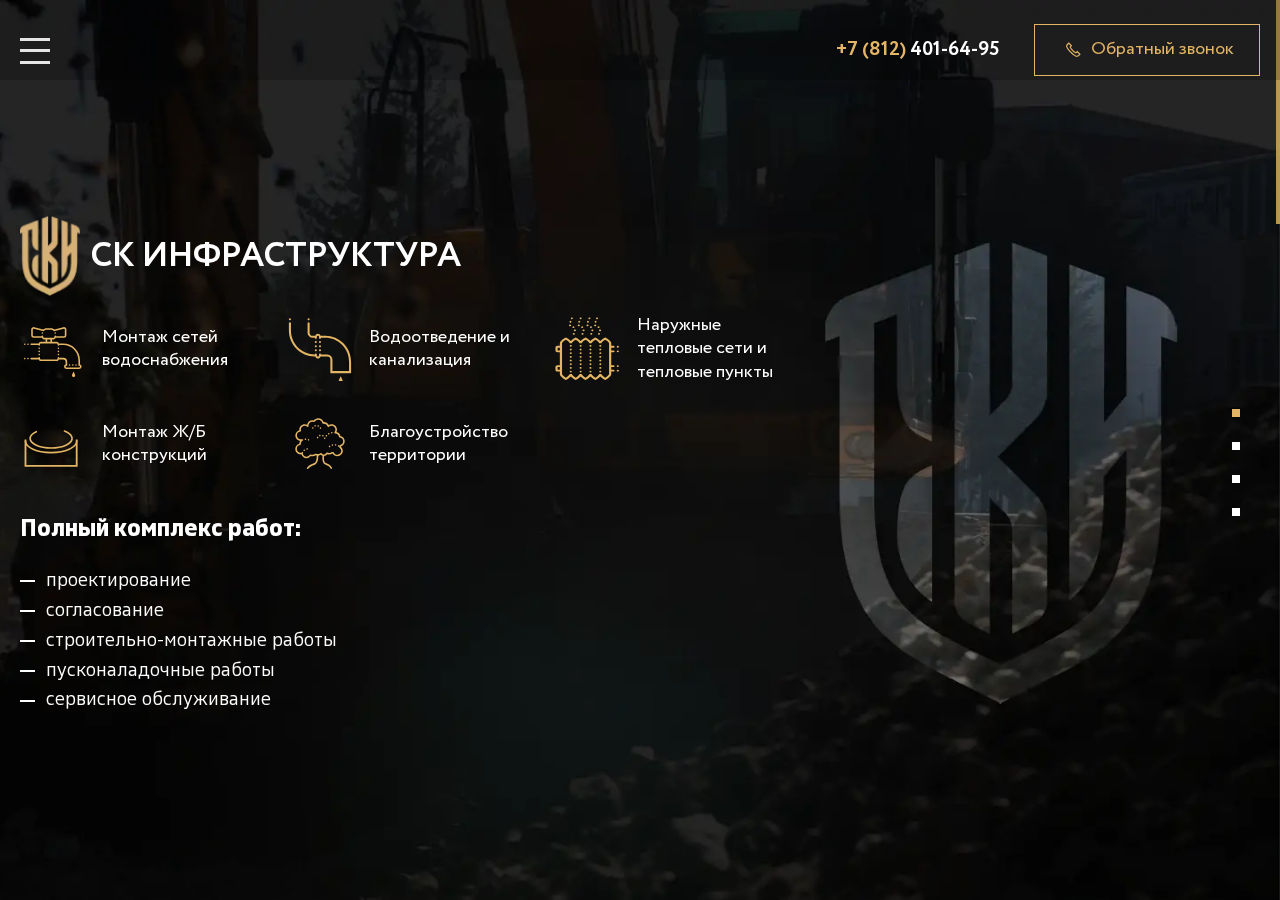
<file: index.html>
<!DOCTYPE html><html lang="ru">	<head>	<title>СК Инфраструктура</title>	<meta charset="UTF-8">	<meta name="format-detection" content="telephone=no">	<link rel="stylesheet" href="css/style.min.css">	<link rel="shortcut icon" href="favicon.ico" type="image/x-icon">	<!-- <meta name="robots" content="noindex, nofollow"> -->	<!-- <meta name="viewport" content="width=device-width, initial-scale=1.0, maximum-scale=1.0, user-scalable=0"> -->	<meta name="viewport" content="width=device-width, initial-scale=1.0"></head>	<body>		<div class="wrapper">			<header class="header">	<div class="header__content _container">		<nav class="header__menu menu">			<div class="menu__icon icon-menu">				<span></span>				<span></span>				<span></span>			</div>			<div class="menu__body">				<div class="menu__content">					<a href="tel:+7 (812) 401-64-95" class="menu__phone">						<span>+7 (812)</span> 401-64-95					</a>					<a href="#callback" class="menu__call _icon-phone _popup-link">						<span class="menu__call_text">Обратный звонок</span>					</a>				</div>			</div>			<div class="menu__body-list">				<ul class="menu__list">					<li><a href="index.html" class="menu__link">Главная</a></li>					<li>						<a href="#" class="menu__link">Компания</a>						<ul class="menu__sub-list">							<li><a class="menu__sub-link" href="vacancies.html">Вакансии</a></li>						</ul>					</li>					<li>						<a href="services.html" class="menu__link">Услуги</a>						<ul class="menu__sub-list">							<li><a  class="menu__sub-link" href="#">Сети водоснабжения</a></li>							<li><a  class="menu__sub-link" href="#">Водоотведение и канализация</a></li>							<li><a  class="menu__sub-link" href="#">Наружные тепловые сети</a></li>							<li><a  class="menu__sub-link" href="#">Монтаж Ж/Б конструкций</a></li>							<li><a  class="menu__sub-link" href="#">Благоустройство территории</a></li>						</ul>					</li>					<li><a href="projects.html" class="menu__link">Проекты</a></li>					<li><a href="contact.html" class="menu__link">Контакты</a></li>					<li><a href="#" class="menu__link">Политика конфидециальности</a></li>				</ul>			</div>		</nav>	</div></header>			<!-- ! Подключаем через .page  в JS -->			<main class="page">				<!-- ! Оболочка экранов -->				<div class="page__wrapper">					<!-- !Создаем экраны -->					<section class="page__screen screen">						<!-- ! Создаем контент экранов -->						<div class="screen__content screen__infrastructure infrastructure">							<div class="infrastructure__container _container">								<div class="infrastructure__body">									<div class="infrastructure__header">										<div class="infrastructure__logo ">											<picture><source srcset="img/main-page/SK_logo.webp" type="image/webp"><img src="img/main-page/SK_logo.png" alt="SK infrastructure"></picture>										</div>										<h1 class="infrastructure__title">СК ИНФРАСТРУКТУРА</р>									</div>									<div class="infrastructure__jobs jobs-card">										<div class="jobs-card__item">											<div class="jobs-card__icon">												<picture><source srcset="img/main-page/cards/01.svg" type="image/webp"><img src="img/main-page/cards/01.svg" alt="crane"></picture>											</div>											<div class="jobs-card__text">Монтаж сетей водоснабжения</div>										</div>										<div class="jobs-card__item">											<div class="jobs-card__icon _ibg">												<picture><source srcset="img/main-page/cards/02.svg" type="image/webp"><img src="img/main-page/cards/02.svg" alt="trumpet"></picture>											</div>											<div class="jobs-card__text">Водоотведение и канализация</div>										</div>										<div class="jobs-card__item">											<div class="jobs-card__icon">												<picture><source srcset="img/main-page/cards/03.svg" type="image/webp"><img src="img/main-page/cards/03.svg" alt="battery"></picture>											</div>											<div class="jobs-card__text">Наружные тепловые сети и тепловые пункты</div>										</div>										<div class="jobs-card__item">											<div class="jobs-card__icon">												<picture><source srcset="img/main-page/cards/04.svg" type="image/webp"><img src="img/main-page/cards/04.svg" alt="pit"></picture>											</div>											<div class="jobs-card__text">Монтаж Ж/Б конструкций</div>										</div>										<div class="jobs-card__item">											<div class="jobs-card__icon">												<picture><source srcset="img/main-page/cards/05.svg" type="image/webp"><img src="img/main-page/cards/05.svg" alt="wood"></picture>											</div>											<div class="jobs-card__text">Благоустройство территории</div>										</div>																			</div>									<div class="infrastructure__work">										<h3 class="infrastructure__list-title">Полный комплекс работ:</h3>										<ul class="infrastructure__list">											<div class="infrastructure__tag">проектирование</div>											<div class="infrastructure__tag">согласование</div>											<div class="infrastructure__tag">строительно-монтажные работы</div>											<div class="infrastructure__tag">пусконаладочные работы</div>											<div class="infrastructure__tag">сервисное обслуживание</div>										</ul>									</div>								</div>							</div> 						</div>						<!-- ! Оболочка для изображения -->						<div class="screen__body">							<!-- ! Добавляем парралакс -->							<div class="screen__image" data-swiper-parallax="33%" data-swiper-parallax-scale="1.1">								<picture><source srcset="img/main-page/hero_BG.webp" type="image/webp"><img src="img/main-page/hero_BG.png" alt="hero"></picture>							</div>						</div>					</section>					<section class="page__screen screen">						<!-- ! Создаем контент экранов -->						<div class=" screen__principles principles">							<div class="principles__container _container">								<div class="principles__body">									<div class="principles__our-principles our-principles">										<h2 class="our-principles__title _title">Наши принципы</h2>										<div class="our-principles__card card-principles">											<div class="card-principles__item">												<div class="card-principles__logo">													<picture><source srcset="img/our-principles/01.svg" type="image/webp"><img src="img/our-principles/01.svg" alt="Medal"></picture>												</div>												<div class="card-principles__content">													<div class="card-principles__title">Качество</div>													<ul class="card-principles__tags">														<li class="card-principles__tag">- Используем лучшие материалы и комплектующие</li>														<li class="card-principles__tag">- Обладаем собственным парком техники</li>													</ul>												</div>											</div>											<div class="card-principles__item">												<div class="card-principles__logo">													<picture><source srcset="img/our-principles/02.svg" type="image/webp"><img src="img/our-principles/02.svg" alt="Head"></picture>												</div>												<div class="card-principles__content">													<div class="card-principles__title">Профессионализм, эффективность, развитие</div>													<ul class="card-principles__tags">														<li class="card-principles__tag">- Работаем с 2015 года</li>														<li class="card-principles__tag">- ТОПовые специалисты</li>													</ul>												</div>											</div>																						<div class="card-principles__item">												<div class="card-principles__logo">													<picture><source srcset="img/our-principles/03.svg" type="image/webp"><img src="img/our-principles/03.svg" alt="Hands"></picture>												</div>												<div class="card-principles__content">													<div class="card-principles__title">Предсказуемость и надежность</div>													<ul class="card-principles__tags">														<li class="card-principles__tag">- Нацеленность на результат</li>														<li class="card-principles__tag">- Партнерские отношения</li>													</ul>												</div>											</div>										</div>										<a href="contact.html" class="our-principles__button btn">Подробнее о компании</a>									</div>										<!-- ! Слайдер -->									<div class="principles__slider slider-principle">																				<!-- ! 1) Подключаем тех класс  _swiper - для создания слайдера (оболочки)-->										<div class="slider-principle__body _swiper">											<!-- ! Слайд -->											<div class="slider-principle__slide">												<!-- ! Картинка слайдера -->												<div class="slider-principle__img _ibg">													<picture><source srcset="img/our-principles/machinery01.webp" type="image/webp"><img src="img/our-principles/machinery01.png" alt="Excavator"></picture>												</div>																							</div>											<div class="slider-principle__slide">												<!-- ! Картинка слайдера -->												<div class="slider-principle__img _ibg">													<picture><source srcset="img/our-principles/machinery01.webp" type="image/webp"><img src="img/our-principles/machinery01.png" alt="Excavator"></picture>												</div>																							</div>											<div class="slider-principle__slide">												<!-- ! Картинка слайдера -->												<div class="slider-principle__img _ibg">													<picture><source srcset="img/our-principles/machinery01.webp" type="image/webp"><img src="img/our-principles/machinery01.png" alt="Excavator"></picture>												</div>																							</div>										</div>										<!-- ! Контентный блок слайдера -->										<a href="#" class="slider-principle__content">											<div class="slider-principle__title">Наш парк техники</div>											<div class="slider-principle__text">Колесные экскаваторы JCB</div>											<!-- ! Элементы управения (Стрелки буллеты)-->											<div class="slider-principle__controls controls-slider-principle">												<!-- !Точки -->												<div class="controls-slider-principle__dotts"></div>												<!-- ! Стрелки -->												<div class="controls-slider-principle__arrows slider-arrows">													<!-- ! Сами кнопки стрелок лев прав -->													<button type="button" class="slider-arrow slider-arrow_prev _icon-arrow_lef"></button>													<button type="button" class="slider-arrow slider-arrow_next _icon-arrow_rig"></button>												</div>											</div>																							</a>																			</div>								</div>							</div>						</div>																	</section>					<section class="page__screen screen">						<!-- ! Создаем контент экранов -->						<div class=" screen__our-client our-client">							<div class="our-client__container _container">								<div class="our-client__body">									<div class="our-client__header">										<div class="our-client__title _title">Наши клиенты и проекты</div>										<a href="projects.html" data-da=".our-client__body, 991.88" class="our-client__button btn-orange">Все проекты</a>									</div>									<div class="our-client__card-client card-client">										<article class="card-client__item">											<a class="card-client__img _ibg">												<picture><source srcset="img/our-clients/01.webp" type="image/webp"><img src="img/our-clients/01.png" alt="building-picture"></picture>											</a>											<div class="card-client__logo">												<picture><source srcset="img/our-clients/logo/01.webp" type="image/webp"><img src="img/our-clients/logo/01.png" alt="brand"></picture>											</div>											<div href="#" class="card-client__body">												<a href="#" class="card-client__content">													<div class="card-client__content_logo">														<picture><source srcset="img/our-clients/logo/01.webp" type="image/webp"><img src="img/our-clients/logo/01.png" alt="brand"></picture>													</div>													<div class="card-client__title">														Работы по монтажу прифундаментного дренажа													</div>													<div class="card-client__adress">по адресу: ЛО, Всеволожский р-н, «Ручьи»</div>												</a>												<a href="#" class="card-client__more">Подробней</a>											</div>										</article>										<article class="card-client__item">											<a class="card-client__img _ibg">												<picture><source srcset="img/our-clients/02.webp" type="image/webp"><img src="img/our-clients/02.png" alt="building-picture"></picture>											</a>											<div class="card-client__logo">												<picture><source srcset="img/our-clients/logo/02.webp" type="image/webp"><img src="img/our-clients/logo/02.png" alt="brand"></picture>											</div>											<div href="#" class="card-client__body">												<a href="#" class="card-client__content">													<div class="card-client__content_logo">														<picture><source srcset="img/our-clients/logo/02.webp" type="image/webp"><img src="img/our-clients/logo/02.png" alt="brand"></picture>													</div>													<div class="card-client__title">														Работы по монтажу прифундаментного дренажа													</div>													<div class="card-client__adress">по адресу: ЛО, Всеволожский р-н, «Ручьи»</div>												</a>												<a href="#" class="card-client__more">Подробней</a>											</div>										</article>										<article class="card-client__item">											<a class="card-client__img _ibg">												<picture><source srcset="img/our-clients/03.webp" type="image/webp"><img src="img/our-clients/03.png" alt="building-picture"></picture>											</a>											<div class="card-client__logo">												<picture><source srcset="img/our-clients/logo/03.webp" type="image/webp"><img src="img/our-clients/logo/03.png" alt="brand"></picture>											</div>											<div href="#" class="card-client__body">												<a href="#" class="card-client__content">													<div class="card-client__content_logo">														<picture><source srcset="img/our-clients/logo/03.webp" type="image/webp"><img src="img/our-clients/logo/03.png" alt="brand"></picture>													</div>													<div class="card-client__title">														Работы по монтажу прифундаментного дренажа													</div>													<div class="card-client__adress">по адресу: ЛО, Всеволожский р-н, «Ручьи»</div>												</a>												<a href="#" class="card-client__more">Подробней</a>											</div>										</article>										<article class="card-client__item">											<a class="card-client__img _ibg">												<picture><source srcset="img/our-clients/04.webp" type="image/webp"><img src="img/our-clients/04.png" alt="building-picture"></picture>											</a>											<div class="card-client__logo">												<picture><source srcset="img/our-clients/logo/03.webp" type="image/webp"><img src="img/our-clients/logo/03.png" alt="brand"></picture>											</div>											<div href="#" class="card-client__body">												<a href="#" class="card-client__content">													<div class="card-client__content_logo">														<picture><source srcset="img/our-clients/logo/03.webp" type="image/webp"><img src="img/our-clients/logo/03.png" alt="brand"></picture>													</div>													<div class="card-client__title">														Работы по монтажу прифундаментного дренажа													</div>													<div class="card-client__adress">по адресу: ЛО, Всеволожский р-н, «Ручьи»</div>												</a>												<a href="#" class="card-client__more">Подробней</a>											</div>										</article>										<article class="card-client__item">											<a class="card-client__img _ibg">												<picture><source srcset="img/our-clients/05.webp" type="image/webp"><img src="img/our-clients/05.png" alt="building-picture"></picture>											</a>											<div class="card-client__logo">												<picture><source srcset="img/our-clients/logo/04.webp" type="image/webp"><img src="img/our-clients/logo/04.png" alt="brand"></picture>											</div>											<div href="#" class="card-client__body">												<a href="#" class="card-client__content">													<div class="card-client__content_logo">														<picture><source srcset="img/our-clients/logo/04.webp" type="image/webp"><img src="img/our-clients/logo/04.png" alt="brand"></picture>													</div>													<div class="card-client__title">														Работы по монтажу прифундаментного дренажа													</div>													<div class="card-client__adress">по адресу: ЛО, Всеволожский р-н, «Ручьи»</div>												</a>												<a href="#" class="card-client__more">Подробней</a>											</div>										</article>										<article class="card-client__item">											<a class="card-client__img _ibg">												<picture><source srcset="img/our-clients/06.webp" type="image/webp"><img src="img/our-clients/06.png" alt="building-picture"></picture>											</a>											<div class="card-client__logo">												<picture><source srcset="img/our-clients/logo/01.webp" type="image/webp"><img src="img/our-clients/logo/01.png" alt="brand"></picture>											</div>											<div href="#" class="card-client__body">												<a href="#" class="card-client__content">													<div class="card-client__content_logo">														<picture><source srcset="img/our-clients/logo/01.webp" type="image/webp"><img src="img/our-clients/logo/01.png" alt="brand"></picture>													</div>													<div class="card-client__title">														Работы по монтажу прифундаментного дренажа													</div>													<div class="card-client__adress">по адресу: ЛО, Всеволожский р-н, «Ручьи» </div>												</a>												<a href="#" class="card-client__more">Подробней</a>											</div>										</article>									</div>								</div>							</div>						</div>					</section>						<footer class="page__screen screen">		<!-- ! Создаем контент экранов -->		<section class="screen__footer footer">			<div class="footer__container _container">				<div class="footer__body">					<h2 class="footer__title _title">Работаем по всей России</h2>					<div class="footer__contact contact-footer">						<div class="contact-footer__title">Офис в Санкт-Петербурге:</div>						<a href="tel:+7 (812) 438-26-35" class="contact-footer__phone _icon-phone"><span>+7 (812) 438-26-35</span></a>						<a href="mailto:info@skinfra.ru" class="contact-footer__email _icon-download _icon-msg"><span>info@skinfra.ru</span></a>						<div class="contact-footer__location _icon-label">							195197, Санкт-Петербург, Кондратьевский пр., д. 15, к. 2, л. З, офис 204 БЦ "Фернан Леже"							</div>					</div>					<div class="footer__form form-footer">						<div class="form-footer__title">Свяжитесь с нами</div>						<div class="form-footer__sub-title">Задайте вопрос, пришлите коммерческое предложение или пригласите на тендер</div>						<form enctype="multipart/form-data" action="#" method="get" class="form-footer__body">							<div class="form-footer__column">								<div class="form-footer__name">									<label for="name">Представьтесь, пожалуйста*</label>									<input autocomplete="off" id="name" type="text" name="form[]" data-value="Ваше имя" class="form-footer__inp-name input _req">								</div>								<div class="form-footer__phone">									<label for="phone">Ваш телефон</label>									<input autocomplete="off" id="phone" type="tel" name="form[]" data-value="+7 (___) ___-__-__" class="form-footer__inp-tel input _phone _req">								</div>							</div>							<div class="form-footer__column">								<div class="form-footer__file">									<label for="tfile" class="form-footer__label _icon-download ">Прикрепить файл</label>									<input autocomplete="off" id="tfile" type="file" name="form[]" >								</div>								<div class="form-footer__button">									<button type="submit" class="form__btn btn-orange">Перезвоните мне</button>								</div>								<div class="form-footer__checkbox">																			<input id="policy" type="checkbox" name="form[]" class="custom-checkbox _req">									<label for="policy" class="checkbox-label"></label>									<span class="checkbox__text"><span>Я соглашаюсь с <a class="checkbox__link" href="#">политикой конфиденциальности</a></span></span>								</div>							</div>						</form>					</div>					<div class="footer__background">						<picture><source srcset="img/footer/foot_map.webp" type="image/webp"><img src="img/footer/foot_map.png" alt="map"></picture>					</div>				</div>			</div>		</section>		<!-- ! Оболочка для изображения -->		<div class="screen__body">			<div class="screen__image" data-swiper-parallax="33%" data-swiper-parallax-scale="1.1">				<picture><source srcset="img/footer/footer_hero.webp" type="image/webp"><img src="img/footer/footer_hero.png" class="screen__image_desktop" alt="hero-footer"></picture>				<!-- <picture><source srcset="img/footer/mobile_hero.webp" type="image/webp"><img src="img/footer/mobile_hero.png" class="screen__image_mobile" alt="hero-mobile"></picture> -->			</div>		</div>	</footer>				</div>				<div class="page__pagination"></div>				<div class="page__scroll"></div>			</main>		</div>		<div class="popup popup_info-card">	<div class="popup__content">		<div class="popup__body">			<div class="popup__close"></div>			<div class="popup__items">				<div class="popup__item">					<div class="popup__title">Заказчик:</div>					<div class="popup__text">ООО Главстрой СПБ</div>				</div>			<div class="popup__item">				<div class="popup__title">Адрес объекта:</div>				<div class="popup__text">Район Юнтолово Квартал 1 этап 2 корпуса 1,2,3,4</div>			</div>			<div class="popup__item">				<div class="popup__title">Наименование работ:</div>				<div class="popup__text">Устройство прифундаментного дренажа</div>			</div>			<div class="popup__item">				<div class="popup__title">Объем выполненных работ:</div>				<div class="popup__text">582 м.п.</div>			</div>		</div>	</div></div></div><div class="popup popup_callback">	<div class="popup__content popup__content_callback">		<div class="popup__body popup__body_callback">			<div class="popup__close popup__close_callback"></div>			<div class="popup__callback callback">				<div class="callback__title">Заказать обратный звонок:</div>				<form enctype="multipart/form-data" action="#" method="get" class="callback__form form-callback">					<div class="form-callback__name">						<label for="name-call">Представьтесь, пожалуйста</label>						<input autocomplete="off" id="name-call" type="text" name="form[]"  data-value="Ваше имя" class="form-callback__name-inp input _req">					</div>					<div class="form-callback__phone">						<label for="phone-call">Ваш телефон</label>						<input autocomplete="off" id="phone-call" type="tel"  data-error="Ошибка" data-value="+7(___)-___-____" class="input form-callback__phone-inp _req _phone">					</div>					<div class="form-footer__checkbox form-footer__checkbox_callback">						<input id="policy-call" type="checkbox" name="form[]"  class="custom-checkbox _req">						<label for="policy-call" class="checkbox-label"></label>						<span class="checkbox__text"><span>Я соглашаюсь с <a class="checkbox__link" href="#">политикой конфиденциальности</a></span></span>					</div>					<div class="form-footer__button">						<button type="submit" class="form__btn btn-orange">Перезвоните мне</button>					</div>				</form>			</div>		</div>	</div></div>		<!--!Swiper --><script src="https://unpkg.com/swiper/swiper-bundle.min.js"></script><!-- <script src="https://unpkg.com/swiper@7/swiper-bundle.min.js"></script> --><script src="js/vendors.min.js"></script><script src="js/app.min.js"></script>	</body></html>
</file>
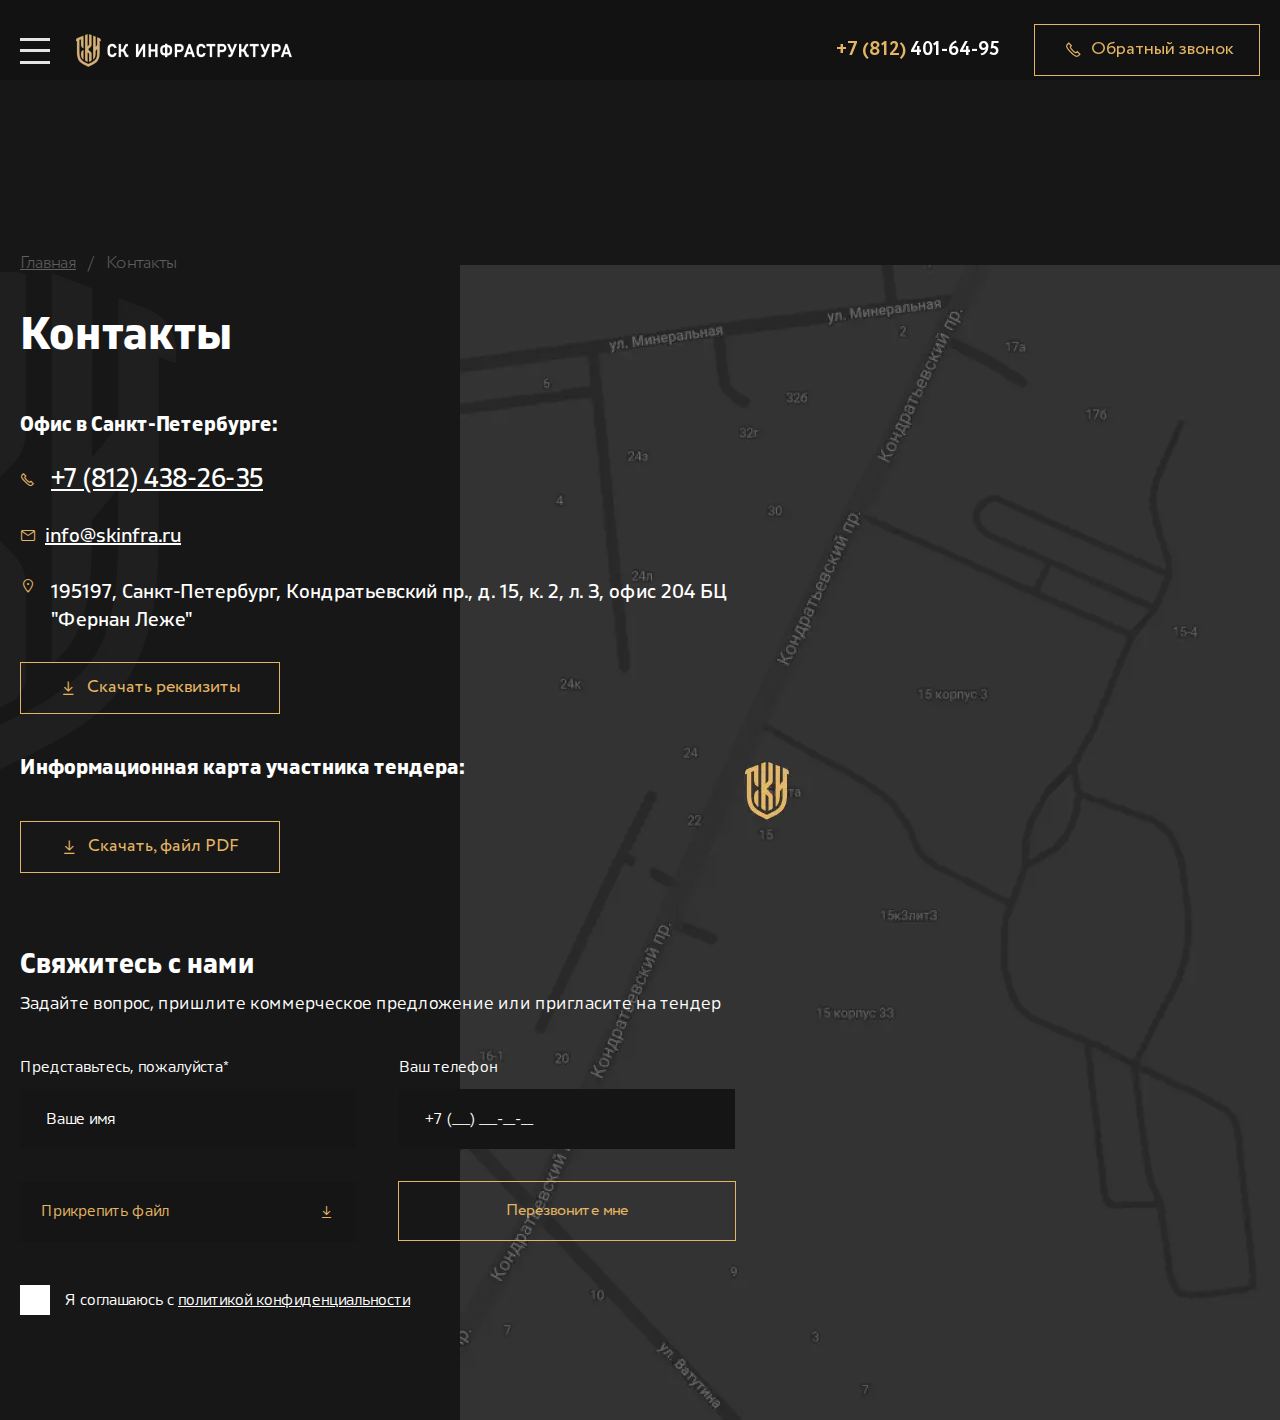
<file: contact.html>
<!DOCTYPE html><html lang="ru">	<head>	<title>СК Инфраструктура</title>	<meta charset="UTF-8">	<meta name="format-detection" content="telephone=no">	<link rel="stylesheet" href="css/style.min.css">	<link rel="shortcut icon" href="favicon.ico" type="image/x-icon">	<!-- <meta name="robots" content="noindex, nofollow"> -->	<!-- <meta name="viewport" content="width=device-width, initial-scale=1.0, maximum-scale=1.0, user-scalable=0"> -->	<meta name="viewport" content="width=device-width, initial-scale=1.0"></head>	<body>		<div class="wrapper">			<header class="header">				<div class="header__content _container">					<nav class="header__menu menu">												<div class="menu__icon icon-menu">							<span></span>							<span></span>							<span></span>						</div>						<div class="menu__logo">							<a href="index.html"><picture><source srcset="img/header/header_logo.webp" type="image/webp"><img src="img/header/header_logo.png" class="menu__logo_desktop" alt="logo"></picture></a>							<picture><source srcset="img/header/header_logo_mobile.webp" type="image/webp"><img src="img/header/header_logo_mobile.png" class="menu__logo_mobile" alt="logo_mobile"></picture>						</div>						<div class="menu__body">							<div class="menu__content">								<a href="tel:+7 (812) 401-64-95" class="menu__phone">									<span>+7 (812)</span> 401-64-95								</a>								<a href="#callback" class="menu__call _icon-phone _popup-link">									<span class="menu__call_text">Обратный звонок</span>								</a>							</div>						</div>						<div class="menu__body-list">							<ul class="menu__list">								<li><a href="index.html" class="menu__link">Главная</a></li>								<li>									<a href="#" class="menu__link">Компания</a>									<ul class="menu__sub-list">										<li><a class="menu__sub-link" href="vacancies.html">Вакансии</a></li>									</ul>								</li>								<li>									<a href="services.html" class="menu__link">Услуги</a>									<ul class="menu__sub-list">										<li><a  class="menu__sub-link" href="#">Сети водоснабжения</a></li>										<li><a  class="menu__sub-link" href="#">Водоотведение и канализация</a></li>										<li><a  class="menu__sub-link" href="#">Наружные тепловые сети</a></li>										<li><a  class="menu__sub-link" href="#">Монтаж Ж/Б конструкций</a></li>										<li><a  class="menu__sub-link" href="#">Благоустройство территории</a></li>									</ul>								</li>								<li><a href="projects.html" class="menu__link">Проекты</a></li>								<li><a href="contact.html" class="menu__link">Контакты</a></li>								<li><a href="#" class="menu__link">Политика конфидециальности</a></li>							</ul>						</div>					</nav>				</div>			</header>			<!-- ! Подключаем через .page  в JS -->			<main>			</main>			<footer class="page__screen screen">				<!-- ! Создаем контент экранов -->				<section class="screen__footer screen__footer_contact footer">					<div class="footer__container _container footer__container_contact">						<div class="footer__body footer__body_contact">							<div class="footer__crumbs"><a href="index.html" class="footer__crumbs-link">Главная</a><span> / </span>Контакты</div>							<h2 class="footer__title _title">Контакты</h2>							<div class="footer__contact contact-footer contact-footer_big">								<div class="contact-footer__title">Офис в Санкт-Петербурге:</div>								<a href="tel:+7 (812) 438-26-35" class="contact-footer__phone _icon-phone"><span>+7 (812) 438-26-35</span></a>								<a href="mailto:info@skinfra.ru" class="contact-footer__email _icon-download _icon-msg"><span>info@skinfra.ru</span></a>								<div class="contact-footer__location _icon-label">									195197, Санкт-Петербург, Кондратьевский пр., д. 15, к. 2, л. З, офис 204 БЦ "Фернан Леже"								</div>								<a href="https://bitcoin.org/files/bitcoin-paper/bitcoin_ru.pdf" target="_blank" download class="contact-footer__requisites _icon-download btn-orange">Скачать реквизиты</a>								<div class="contact-footer__info-map">Информационная карта участника тендера:</div>								<a href="https://bitcoin.org/files/bitcoin-paper/bitcoin_ru.pdf" target="_blank" download class="contact-footer__file _icon-download btn-orange">Скачать, файл PDF</a>							</div>							<div class="footer__form form-footer">								<div class="form-footer__title">Свяжитесь с нами</div>								<div class="form-footer__sub-title">Задайте вопрос, пришлите коммерческое предложение или пригласите на тендер</div>								<form enctype="multipart/form-data" action="#" method="get" class="form-footer__body">									<div class="form-footer__column">										<div class="form-footer__name">											<label for="name">Представьтесь, пожалуйста*</label>											<input autocomplete="off" id="name" type="text" name="form[]" data-value="Ваше имя" class="form-footer__inp-name input _req">										</div>										<div class="form-footer__phone">											<label for="phone">Ваш телефон</label>											<input autocomplete="off" id="phone" type="rel" name="form[]" data-value="+7 (___) ___-__-__" class="form-footer__inp-tel input _phone _req">										</div>									</div>									<div class="form-footer__column">										<div class="form-footer__file">											<label for="tfile" class="form-footer__label _icon-download ">Прикрепить файл</label>											<input autocomplete="off" id="tfile" type="file" name="form[]"  data-value="Прикрепить файл">										</div>										<div class="form-footer__button">											<button type="submit" class="form__btn btn-orange">Перезвоните мне</button>										</div>										<div class="form-footer__checkbox">																								<input id="policy" type="checkbox" name="form[]" data-value="" class="custom-checkbox _req">												<label for="policy" class="checkbox-label"></label>												<span class="checkbox__text"><span>Я соглашаюсь с <a class="checkbox__link" href="#">политикой конфиденциальности</a></span></span>																					</div>									</div>								</form>							</div>													</div>					</div>					<div class="footer__contact-map">						<picture><source srcset="img/contact/contact-map.webp" type="image/webp"><img src="img/contact/contact-map.png" class="footer__contact-map_desktop" alt="map"></picture>						<picture><source srcset="img/contact/contact-map-mobile.webp" type="image/webp"><img src="img/contact/contact-map-mobile.png" class="footer__contact-map_mobile" alt="map-mobile"></picture>					</div>				</section>			</footer>		</div>		<div class="popup popup_info-card">	<div class="popup__content">		<div class="popup__body">			<div class="popup__close"></div>			<div class="popup__items">				<div class="popup__item">					<div class="popup__title">Заказчик:</div>					<div class="popup__text">ООО Главстрой СПБ</div>				</div>			<div class="popup__item">				<div class="popup__title">Адрес объекта:</div>				<div class="popup__text">Район Юнтолово Квартал 1 этап 2 корпуса 1,2,3,4</div>			</div>			<div class="popup__item">				<div class="popup__title">Наименование работ:</div>				<div class="popup__text">Устройство прифундаментного дренажа</div>			</div>			<div class="popup__item">				<div class="popup__title">Объем выполненных работ:</div>				<div class="popup__text">582 м.п.</div>			</div>		</div>	</div></div></div><div class="popup popup_callback">	<div class="popup__content popup__content_callback">		<div class="popup__body popup__body_callback">			<div class="popup__close popup__close_callback"></div>			<div class="popup__callback callback">				<div class="callback__title">Заказать обратный звонок:</div>				<form enctype="multipart/form-data" action="#" method="get" class="callback__form form-callback">					<div class="form-callback__name">						<label for="name-call">Представьтесь, пожалуйста</label>						<input autocomplete="off" id="name-call" type="text" name="form[]"  data-value="Ваше имя" class="form-callback__name-inp input _req">					</div>					<div class="form-callback__phone">						<label for="phone-call">Ваш телефон</label>						<input autocomplete="off" id="phone-call" type="tel"  data-error="Ошибка" data-value="+7(___)-___-____" class="input form-callback__phone-inp _req _phone">					</div>					<div class="form-footer__checkbox form-footer__checkbox_callback">						<input id="policy-call" type="checkbox" name="form[]"  class="custom-checkbox _req">						<label for="policy-call" class="checkbox-label"></label>						<span class="checkbox__text"><span>Я соглашаюсь с <a class="checkbox__link" href="#">политикой конфиденциальности</a></span></span>					</div>					<div class="form-footer__button">						<button type="submit" class="form__btn btn-orange">Перезвоните мне</button>					</div>				</form>			</div>		</div>	</div></div>		<!--!Swiper --><script src="https://unpkg.com/swiper/swiper-bundle.min.js"></script><!-- <script src="https://unpkg.com/swiper@7/swiper-bundle.min.js"></script> --><script src="js/vendors.min.js"></script><script src="js/app.min.js"></script>	</body></html>
</file>
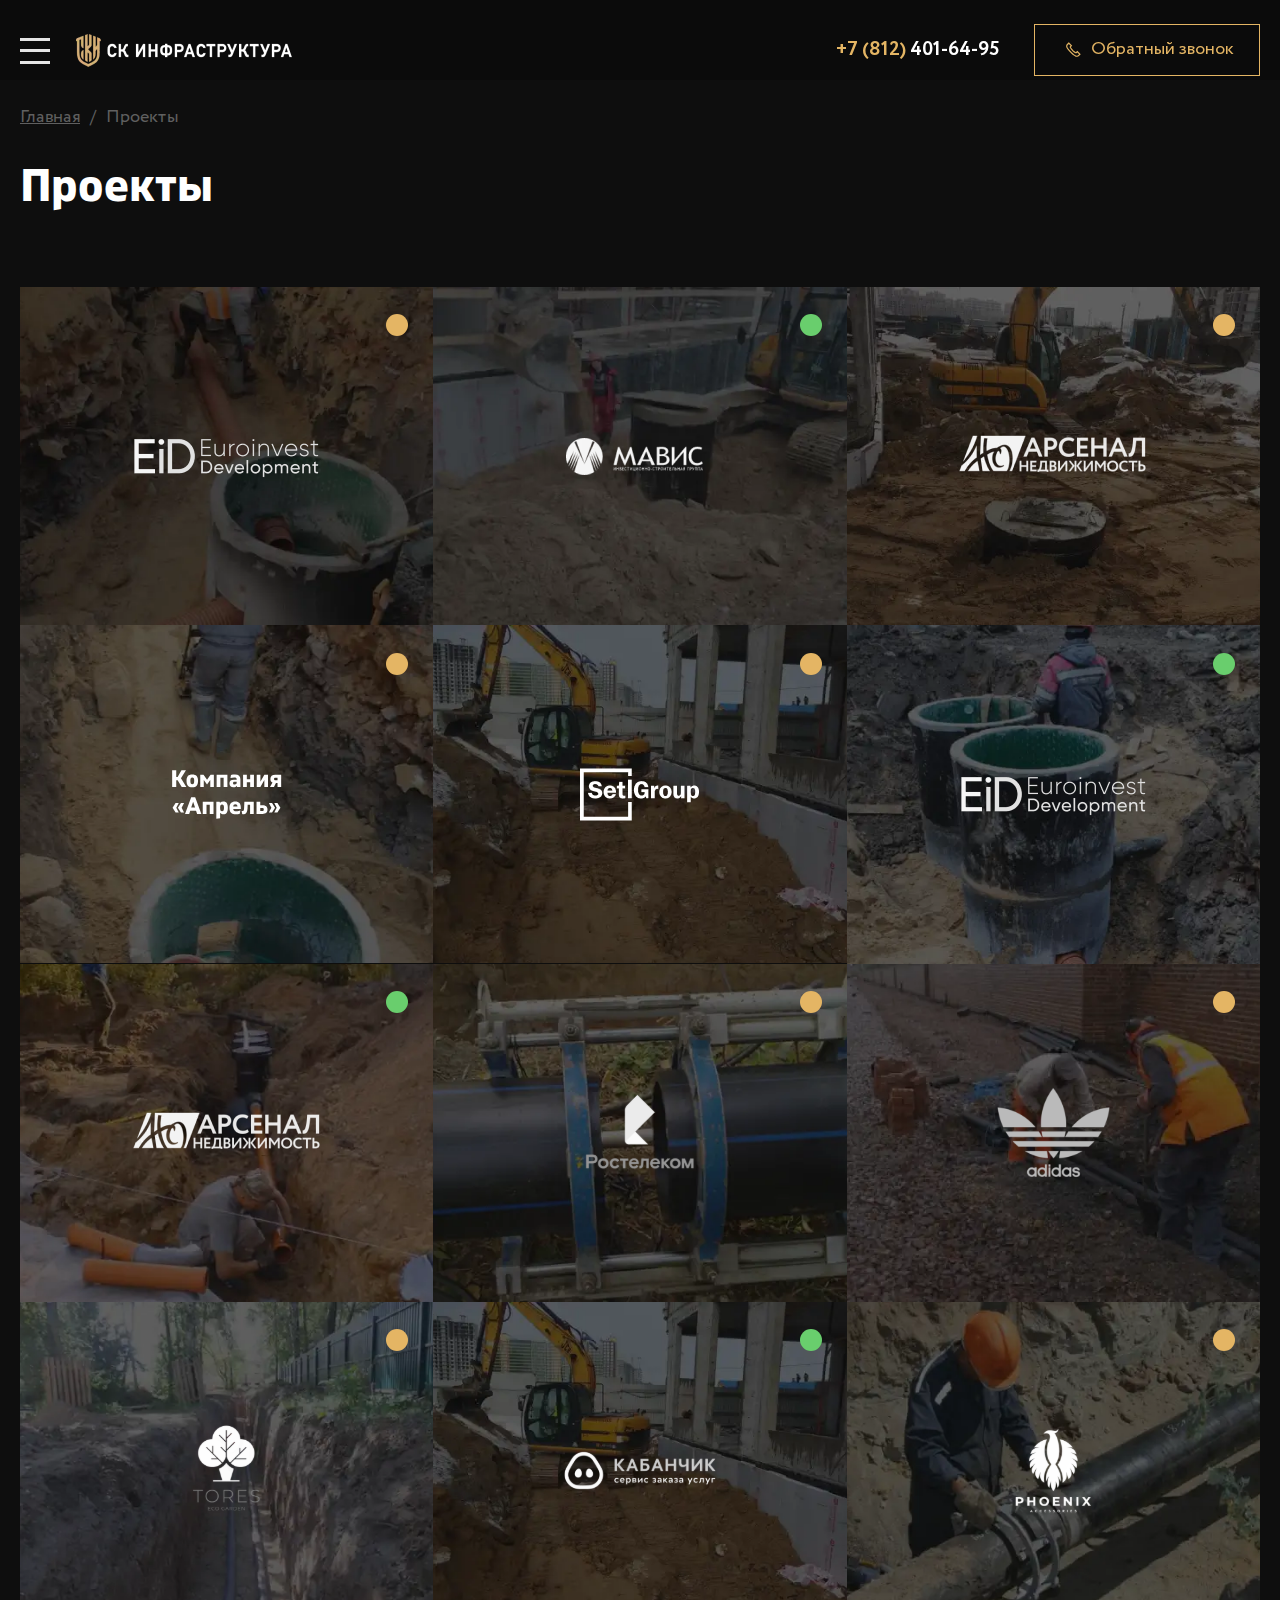
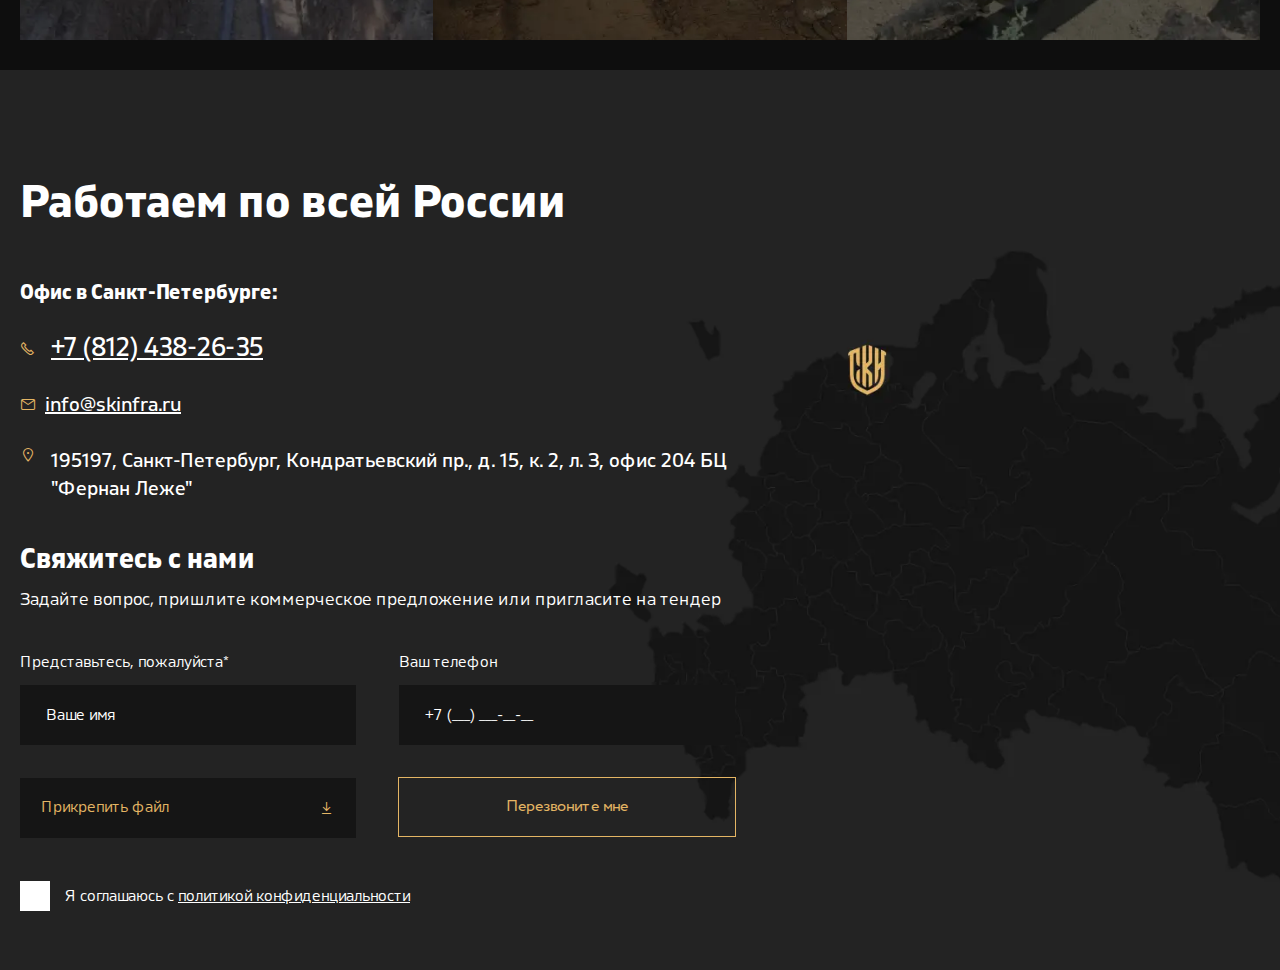
<file: projects.html>
<!DOCTYPE html><html lang="ru">	<head>	<title>СК Инфраструктура</title>	<meta charset="UTF-8">	<meta name="format-detection" content="telephone=no">	<link rel="stylesheet" href="css/style.min.css">	<link rel="shortcut icon" href="favicon.ico" type="image/x-icon">	<!-- <meta name="robots" content="noindex, nofollow"> -->	<!-- <meta name="viewport" content="width=device-width, initial-scale=1.0, maximum-scale=1.0, user-scalable=0"> -->	<meta name="viewport" content="width=device-width, initial-scale=1.0"></head>	<body>		<div class="wrapper">			<header class="header">				<div class="header__content _container">					<nav class="header__menu menu">										<div class="menu__icon icon-menu">							<span></span>							<span></span>							<span></span>						</div>						<div class="menu__logo">							<a href="index.html"><picture><source srcset="img/header/header_logo.webp" type="image/webp"><img src="img/header/header_logo.png" class="menu__logo_desktop" alt="logo"></picture></a>							<picture><source srcset="img/header/header_logo_mobile.webp" type="image/webp"><img src="img/header/header_logo_mobile.png" class="menu__logo_mobile" alt="logo_mobile"></picture>						</div>						<div class="menu__body">							<div class="menu__content">								<a href="tel:+7 (812) 401-64-95" class="menu__phone">									<span>+7 (812)</span> 401-64-95								</a>								<a href="#callback" class="menu__call _icon-phone _popup-link">									<span class="menu__call_text">Обратный звонок</span>								</a>							</div>						</div>						<div class="menu__body-list">							<ul class="menu__list">								<li><a href="index.html" class="menu__link">Главная</a></li>								<li>									<a href="#" class="menu__link">Компания</a>									<ul class="menu__sub-list">										<li><a class="menu__sub-link" href="vacancies.html">Вакансии</a></li>									</ul>								</li>								<li>									<a href="services.html" class="menu__link">Услуги</a>									<ul class="menu__sub-list">										<li><a  class="menu__sub-link" href="#">Сети водоснабжения</a></li>										<li><a  class="menu__sub-link" href="#">Водоотведение и канализация</a></li>										<li><a  class="menu__sub-link" href="#">Наружные тепловые сети</a></li>										<li><a  class="menu__sub-link" href="#">Монтаж Ж/Б конструкций</a></li>										<li><a  class="menu__sub-link" href="#">Благоустройство территории</a></li>									</ul>								</li>								<li><a href="#" class="menu__link">Проекты</a></li>								<li><a href="contact.html" class="menu__link">Контакты</a></li>								<li><a href="#" class="menu__link">Политика конфидециальности</a></li>							</ul>						</div>					</nav>				</div>			</header>			<main class="page__wrapper">				<section class="page__screen screen">					<!-- ! Создаем контент экранов -->					<div class=" our-client screen__our-client screen__our-client_project">						<div class="our-client__container _container">							<div class="our-client__body">								<div class="our-client__head">									<div class="our-client__crumbs crumbs">										<a href="index.html" class="crumbs__link">Главная</a><span> / </span>Проекты									</div>									<h2 class="our-client__title our-client__title_projects _title">Проекты</h2>								</div>								<div class="our-client__card-client card-client">									<article class="card-client__item">										<div class="card-client__labels">											<div class="card-client__label card-client__label_in-jobs"><span>В роботе</span></div>										</div>										<a class="card-client__img _ibg">											<picture><source srcset="img/main-page/our-clients/01.webp" type="image/webp"><img src="img/main-page/our-clients/01.png" alt="building-picture"></picture>										</a>										<div class="card-client__logo">											<picture><source srcset="img/main-page/our-clients/logo/01.webp" type="image/webp"><img src="img/main-page/our-clients/logo/01.png" alt="brand"></picture>										</div>										<div href="#" class="card-client__body">											<!-- ! Для создания попапа нужна ссылка a (адресс #info-card может быть любой его вставим в popup.html) и добавляем тех. класс _popup-link -->											<a href="#info-card" class="card-client__content _popup-link">												<div class="card-client__content_logo">													<picture><source srcset="img/main-page/our-clients/logo/01.webp" type="image/webp"><img src="img/main-page/our-clients/logo/01.png" alt="brand"></picture>												</div>												<div class="card-client__title">													Работы по монтажу прифундаментного дренажа												</div>												<div class="card-client__adress card-client__adress_visible">по адресу: ЛО, Всеволожский р-н, «Ручьи»</div>											</a>										</div>									</article>									<article class="card-client__item">										<div class="card-client__labels">											<div class="card-client__label card-client__label_end-jobs"><span>Завершен</span></div>										</div>										<a class="card-client__img _ibg">											<picture><source srcset="img/main-page/our-clients/02.webp" type="image/webp"><img src="img/main-page/our-clients/02.png" alt="building-picture"></picture>										</a>										<div class="card-client__logo">											<picture><source srcset="img/main-page/our-clients/logo/02.webp" type="image/webp"><img src="img/main-page/our-clients/logo/02.png" alt="brand"></picture>										</div>										<div href="#" class="card-client__body">											<!-- ! Для создания попапа нужна ссылка a (адресс #info-card может быть любой его вставим в popup.html) и добавляем тех. класс _popup-link -->											<a href="#info-card" class="card-client__content _popup-link">												<div class="card-client__content_logo">													<picture><source srcset="img/main-page/our-clients/logo/02.webp" type="image/webp"><img src="img/main-page/our-clients/logo/02.png" alt="brand"></picture>												</div>												<div class="card-client__title">													Работы по монтажу прифундаментного дренажа												</div>												<div class="card-client__adress card-client__adress_visible">по адресу: ЛО, Всеволожский р-н, «Ручьи»</div>											</a>																					</div>									</article>									<article class="card-client__item">										<div class="card-client__labels">											<div class="card-client__label card-client__label_in-jobs"><span>В роботе</span></div>										</div>										<a class="card-client__img _ibg">											<picture><source srcset="img/main-page/our-clients/03.webp" type="image/webp"><img src="img/main-page/our-clients/03.png" alt="building-picture"></picture>										</a>										<div class="card-client__logo">											<picture><source srcset="img/main-page/our-clients/logo/03.webp" type="image/webp"><img src="img/main-page/our-clients/logo/03.png" alt="brand"></picture>										</div>										<div href="#" class="card-client__body">											<!-- ! Для создания попапа нужна ссылка a (адресс #info-card может быть любой его вставим в popup.html) и добавляем тех. класс _popup-link -->											<a href="#info-card" class="card-client__content _popup-link">												<div class="card-client__content_logo">													<picture><source srcset="img/main-page/our-clients/logo/03.webp" type="image/webp"><img src="img/main-page/our-clients/logo/03.png" alt="brand"></picture>												</div>												<div class="card-client__title">													Работы по монтажу прифундаментного дренажа												</div>												<div class="card-client__adress card-client__adress_visible">по адресу: ЛО, Всеволожский р-н, «Ручьи»</div>											</a>																					</div>									</article>									<article class="card-client__item">										<div class="card-client__labels">											<div class="card-client__label card-client__label_in-jobs"><span>В роботе</span></div>										</div>										<a class="card-client__img _ibg">											<picture><source srcset="img/main-page/our-clients/04.webp" type="image/webp"><img src="img/main-page/our-clients/04.png" alt="building-picture"></picture>										</a>										<div class="card-client__logo">											<picture><source srcset="img/project/logo/04.svg" type="image/webp"><img src="img/project/logo/04.svg" alt="brand"></picture>										</div>										<div href="#" class="card-client__body">											<!-- ! Для создания попапа нужна ссылка a (адресс #info-card может быть любой его вставим в popup.html) и добавляем тех. класс _popup-link -->											<a href="#info-card" class="card-client__content _popup-link">												<div class="card-client__content_logo">													<picture><source srcset="img/project/logo/04.svg" type="image/webp"><img src="img/project/logo/04.svg" alt="brand"></picture>												</div>												<div class="card-client__title">													Работы по монтажу прифундаментного дренажа												</div>												<div class="card-client__adress card-client__adress_visible">по адресу: ЛО, Всеволожский р-н, «Ручьи»</div>											</a>																					</div>									</article>									<article class="card-client__item">										<div class="card-client__labels">											<div class="card-client__label card-client__label_in-jobs"><span>В роботе</span></div>										</div>										<a class="card-client__img _ibg">											<picture><source srcset="img/main-page/our-clients/05.webp" type="image/webp"><img src="img/main-page/our-clients/05.png" alt="building-picture"></picture>										</a>										<div class="card-client__logo">											<picture><source srcset="img/main-page/our-clients/logo/04.webp" type="image/webp"><img src="img/main-page/our-clients/logo/04.png" alt="brand"></picture>										</div>										<div href="#" class="card-client__body">											<!-- ! Для создания попапа нужна ссылка a (адресс #info-card может быть любой его вставим в popup.html) и добавляем тех. класс _popup-link -->											<a href="#info-card" class="card-client__content _popup-link">												<div class="card-client__content_logo">													<picture><source srcset="img/main-page/our-clients/logo/04.webp" type="image/webp"><img src="img/main-page/our-clients/logo/04.png" alt="brand"></picture>												</div>												<div class="card-client__title">													Работы по монтажу прифундаментного дренажа												</div>												<div class="card-client__adress card-client__adress_visible">по адресу: ЛО, Всеволожский р-н, «Ручьи»</div>											</a>																					</div>									</article>									<article class="card-client__item">										<div class="card-client__labels">											<div class="card-client__label card-client__label_end-jobs"><span>Завершен</span></div>										</div>										<a class="card-client__img _ibg">											<picture><source srcset="img/main-page/our-clients/06.webp" type="image/webp"><img src="img/main-page/our-clients/06.png" alt="building-picture"></picture>										</a>										<div class="card-client__logo">											<picture><source srcset="img/main-page/our-clients/logo/01.webp" type="image/webp"><img src="img/main-page/our-clients/logo/01.png" alt="brand"></picture>										</div>										<div href="#" class="card-client__body">											<!-- ! Для создания попапа нужна ссылка a (адресс #info-card может быть любой его вставим в popup.html) и добавляем тех. класс _popup-link -->											<a href="#info-card" class="card-client__content _popup-link">												<div class="card-client__content_logo">													<picture><source srcset="img/main-page/our-clients/logo/01.webp" type="image/webp"><img src="img/main-page/our-clients/logo/01.png" alt="brand"></picture>												</div>												<div class="card-client__title">													Работы по монтажу прифундаментного дренажа												</div>												<div class="card-client__adress card-client__adress_visible">по адресу: ЛО, Всеволожский р-н, «Ручьи» </div>											</a>																					</div>									</article>									<article class="card-client__item">										<div class="card-client__labels">											<div class="card-client__label card-client__label_end-jobs"><span>Завершен</span></div>										</div>										<a class="card-client__img _ibg">											<picture><source srcset="img/project/05.webp" type="image/webp"><img src="img/project/05.png" alt="building-picture"></picture>										</a>										<div class="card-client__logo">											<picture><source srcset="img/main-page/our-clients/logo/03.webp" type="image/webp"><img src="img/main-page/our-clients/logo/03.png" alt="brand"></picture>										</div>										<div href="#" class="card-client__body">											<!-- ! Для создания попапа нужна ссылка a (адресс #info-card может быть любой его вставим в popup.html) и добавляем тех. класс _popup-link -->											<a href="#info-card" class="card-client__content _popup-link">												<div class="card-client__content_logo">													<picture><source srcset="img/main-page/our-clients/logo/03.webp" type="image/webp"><img src="img/main-page/our-clients/logo/03.png" alt="brand"></picture>												</div>												<div class="card-client__title">													Работы по монтажу прифундаментного дренажа												</div>												<div class="card-client__adress card-client__adress_visible">по адресу: ЛО, Всеволожский р-н, «Ручьи» </div>											</a>																					</div>									</article>									<article class="card-client__item">										<div class="card-client__labels">											<div class="card-client__label card-client__label_in-jobs"><span>В роботе</span></div>										</div>										<a class="card-client__img _ibg">											<picture><source srcset="img/project/06.webp" type="image/webp"><img src="img/project/06.png" alt="building-picture"></picture>										</a>										<div class="card-client__logo">											<picture><source srcset="img/project/logo/08.svg" type="image/webp"><img src="img/project/logo/08.svg" alt="brand"></picture>										</div>										<div href="#" class="card-client__body">											<!-- ! Для создания попапа нужна ссылка a (адресс #info-card может быть любой его вставим в popup.html) и добавляем тех. класс _popup-link -->											<a href="#info-card" class="card-client__content _popup-link">												<div class="card-client__content_logo">													<picture><source srcset="img/project/logo/08.svg" type="image/webp"><img src="img/project/logo/08.svg" alt="brand"></picture>												</div>												<div class="card-client__title">													Работы по монтажу прифундаментного дренажа												</div>												<div class="card-client__adress card-client__adress_visible">по адресу: ЛО, Всеволожский р-н, «Ручьи» </div>											</a>																					</div>									</article>									<article class="card-client__item">										<div class="card-client__labels">											<div class="card-client__label card-client__label_in-jobs"><span>В роботе</span></div>										</div>										<a class="card-client__img _ibg">											<picture><source srcset="img/project/07.webp" type="image/webp"><img src="img/project/07.png" alt="building-picture"></picture>										</a>										<div class="card-client__logo">											<picture><source srcset="img/project/logo/09.svg" type="image/webp"><img src="img/project/logo/09.svg" alt="brand"></picture>										</div>										<div href="#" class="card-client__body">											<!-- ! Для создания попапа нужна ссылка a (адресс #info-card может быть любой его вставим в popup.html) и добавляем тех. класс _popup-link -->											<a href="#info-card" class="card-client__content _popup-link">												<div class="card-client__content_logo">													<picture><source srcset="img/project/logo/09.svg" type="image/webp"><img src="img/project/logo/09.svg" alt="brand"></picture>												</div>												<div class="card-client__title">													Работы по монтажу прифундаментного дренажа												</div>												<div class="card-client__adress card-client__adress_visible">по адресу: ЛО, Всеволожский р-н, «Ручьи» </div>											</a>																				</div>									</article>									<article class="card-client__item">										<div class="card-client__labels">											<div class="card-client__label card-client__label_in-jobs"><span>В роботе</span></div>										</div>										<a class="card-client__img _ibg">											<picture><source srcset="img/project/08.webp" type="image/webp"><img src="img/project/08.png" alt="building-picture"></picture>										</a>										<div class="card-client__logo">											<picture><source srcset="img/project/logo/10.svg" type="image/webp"><img src="img/project/logo/10.svg" alt="brand"></picture>										</div>										<div href="#" class="card-client__body">											<!-- ! Для создания попапа нужна ссылка a (адресс #info-card может быть любой его вставим в popup.html) и добавляем тех. класс _popup-link -->											<a href="#info-card" class="card-client__content _popup-link">												<div class="card-client__content_logo">													<picture><source srcset="img/project/logo/10.svg" type="image/webp"><img src="img/project/logo/10.svg" alt="brand"></picture>												</div>												<div class="card-client__title">													Работы по монтажу прифундаментного дренажа												</div>												<div class="card-client__adress card-client__adress_visible">по адресу: ЛО, Всеволожский р-н, «Ручьи» </div>											</a>										</div>									</article>									<article class="card-client__item">										<div class="card-client__labels">											<div class="card-client__label card-client__label_end-jobs"><span>Завершен</span></div>										</div>										<a class="card-client__img _ibg">											<picture><source srcset="img/main-page/our-clients/05.webp" type="image/webp"><img src="img/main-page/our-clients/05.png" alt="building-picture"></picture>										</a>										<div class="card-client__logo">											<picture><source srcset="img/project/logo/11.svg" type="image/webp"><img src="img/project/logo/11.svg" alt="brand"></picture>										</div>										<div href="#" class="card-client__body">											<!-- ! Для создания попапа нужна ссылка a (адресс #info-card может быть любой его вставим в popup.html) и добавляем тех. класс _popup-link -->											<a href="#info-card" class="card-client__content _popup-link">												<div class="card-client__content_logo">													<picture><source srcset="img/project/logo/11.svg" type="image/webp"><img src="img/project/logo/11.svg" alt="brand"></picture>												</div>												<div class="card-client__title">													Работы по монтажу прифундаментного дренажа												</div>												<div class="card-client__adress card-client__adress_visible">по адресу: ЛО, Всеволожский р-н, «Ручьи» </div>											</a>										</div>									</article>									<article class="card-client__item">										<div class="card-client__labels">											<div class="card-client__label card-client__label_in-jobs"><span>В роботе</span></div>										</div>										<a class="card-client__img _ibg">											<picture><source srcset="img/project/10.webp" type="image/webp"><img src="img/project/10.png" alt="building-picture"></picture>										</a>										<div class="card-client__logo">											<picture><source srcset="img/project/logo/12.svg" type="image/webp"><img src="img/project/logo/12.svg" alt="brand"></picture>										</div>										<div href="#" class="card-client__body">											<!-- ! Для создания попапа нужна ссылка a (адресс #info-card может быть любой его вставим в popup.html) и добавляем тех. класс _popup-link -->											<a href="#info-card" class="card-client__content _popup-link">												<div class="card-client__content_logo">													<picture><source srcset="img/project/logo/12.svg" type="image/webp"><img src="img/project/logo/12.svg" alt="brand"></picture>												</div>												<div class="card-client__title">													Работы по монтажу прифундаментного дренажа												</div>												<div class="card-client__adress card-client__adress_visible">по адресу: ЛО, Всеволожский р-н, «Ручьи» </div>											</a>										</div>									</article>								</div>							</div>						</div>					</div>				</section>			</main>				<footer class="page__screen screen">		<!-- ! Создаем контент экранов -->		<section class="screen__footer footer">			<div class="footer__container _container">				<div class="footer__body">					<h2 class="footer__title _title">Работаем по всей России</h2>					<div class="footer__contact contact-footer">						<div class="contact-footer__title">Офис в Санкт-Петербурге:</div>						<a href="tel:+7 (812) 438-26-35" class="contact-footer__phone _icon-phone"><span>+7 (812) 438-26-35</span></a>						<a href="mailto:info@skinfra.ru" class="contact-footer__email _icon-download _icon-msg"><span>info@skinfra.ru</span></a>						<div class="contact-footer__location _icon-label">							195197, Санкт-Петербург, Кондратьевский пр., д. 15, к. 2, л. З, офис 204 БЦ "Фернан Леже"							</div>					</div>					<div class="footer__form form-footer">						<div class="form-footer__title">Свяжитесь с нами</div>						<div class="form-footer__sub-title">Задайте вопрос, пришлите коммерческое предложение или пригласите на тендер</div>						<form enctype="multipart/form-data" action="#" method="get" class="form-footer__body">							<div class="form-footer__column">								<div class="form-footer__name">									<label for="name">Представьтесь, пожалуйста*</label>									<input autocomplete="off" id="name" type="text" name="form[]" data-value="Ваше имя" class="form-footer__inp-name input _req">								</div>								<div class="form-footer__phone">									<label for="phone">Ваш телефон</label>									<input autocomplete="off" id="phone" type="tel" name="form[]" data-value="+7 (___) ___-__-__" class="form-footer__inp-tel input _phone _req">								</div>							</div>							<div class="form-footer__column">								<div class="form-footer__file">									<label for="tfile" class="form-footer__label _icon-download ">Прикрепить файл</label>									<input autocomplete="off" id="tfile" type="file" name="form[]" >								</div>								<div class="form-footer__button">									<button type="submit" class="form__btn btn-orange">Перезвоните мне</button>								</div>								<div class="form-footer__checkbox">																			<input id="policy" type="checkbox" name="form[]" class="custom-checkbox _req">									<label for="policy" class="checkbox-label"></label>									<span class="checkbox__text"><span>Я соглашаюсь с <a class="checkbox__link" href="#">политикой конфиденциальности</a></span></span>								</div>							</div>						</form>					</div>					<div class="footer__background">						<picture><source srcset="img/footer/foot_map.webp" type="image/webp"><img src="img/footer/foot_map.png" alt="map"></picture>					</div>				</div>			</div>		</section>		<!-- ! Оболочка для изображения -->		<div class="screen__body">			<div class="screen__image" data-swiper-parallax="33%" data-swiper-parallax-scale="1.1">				<picture><source srcset="img/footer/footer_hero.webp" type="image/webp"><img src="img/footer/footer_hero.png" class="screen__image_desktop" alt="hero-footer"></picture>				<!-- <picture><source srcset="img/footer/mobile_hero.webp" type="image/webp"><img src="img/footer/mobile_hero.png" class="screen__image_mobile" alt="hero-mobile"></picture> -->			</div>		</div>	</footer>		</div>		<div class="popup popup_info-card">	<div class="popup__content">		<div class="popup__body">			<div class="popup__close"></div>			<div class="popup__items">				<div class="popup__item">					<div class="popup__title">Заказчик:</div>					<div class="popup__text">ООО Главстрой СПБ</div>				</div>			<div class="popup__item">				<div class="popup__title">Адрес объекта:</div>				<div class="popup__text">Район Юнтолово Квартал 1 этап 2 корпуса 1,2,3,4</div>			</div>			<div class="popup__item">				<div class="popup__title">Наименование работ:</div>				<div class="popup__text">Устройство прифундаментного дренажа</div>			</div>			<div class="popup__item">				<div class="popup__title">Объем выполненных работ:</div>				<div class="popup__text">582 м.п.</div>			</div>		</div>	</div></div></div><div class="popup popup_callback">	<div class="popup__content popup__content_callback">		<div class="popup__body popup__body_callback">			<div class="popup__close popup__close_callback"></div>			<div class="popup__callback callback">				<div class="callback__title">Заказать обратный звонок:</div>				<form enctype="multipart/form-data" action="#" method="get" class="callback__form form-callback">					<div class="form-callback__name">						<label for="name-call">Представьтесь, пожалуйста</label>						<input autocomplete="off" id="name-call" type="text" name="form[]"  data-value="Ваше имя" class="form-callback__name-inp input _req">					</div>					<div class="form-callback__phone">						<label for="phone-call">Ваш телефон</label>						<input autocomplete="off" id="phone-call" type="tel"  data-error="Ошибка" data-value="+7(___)-___-____" class="input form-callback__phone-inp _req _phone">					</div>					<div class="form-footer__checkbox form-footer__checkbox_callback">						<input id="policy-call" type="checkbox" name="form[]"  class="custom-checkbox _req">						<label for="policy-call" class="checkbox-label"></label>						<span class="checkbox__text"><span>Я соглашаюсь с <a class="checkbox__link" href="#">политикой конфиденциальности</a></span></span>					</div>					<div class="form-footer__button">						<button type="submit" class="form__btn btn-orange">Перезвоните мне</button>					</div>				</form>			</div>		</div>	</div></div>		<!--!Swiper --><script src="https://unpkg.com/swiper/swiper-bundle.min.js"></script><!-- <script src="https://unpkg.com/swiper@7/swiper-bundle.min.js"></script> --><script src="js/vendors.min.js"></script><script src="js/app.min.js"></script>	</body></html>
</file>
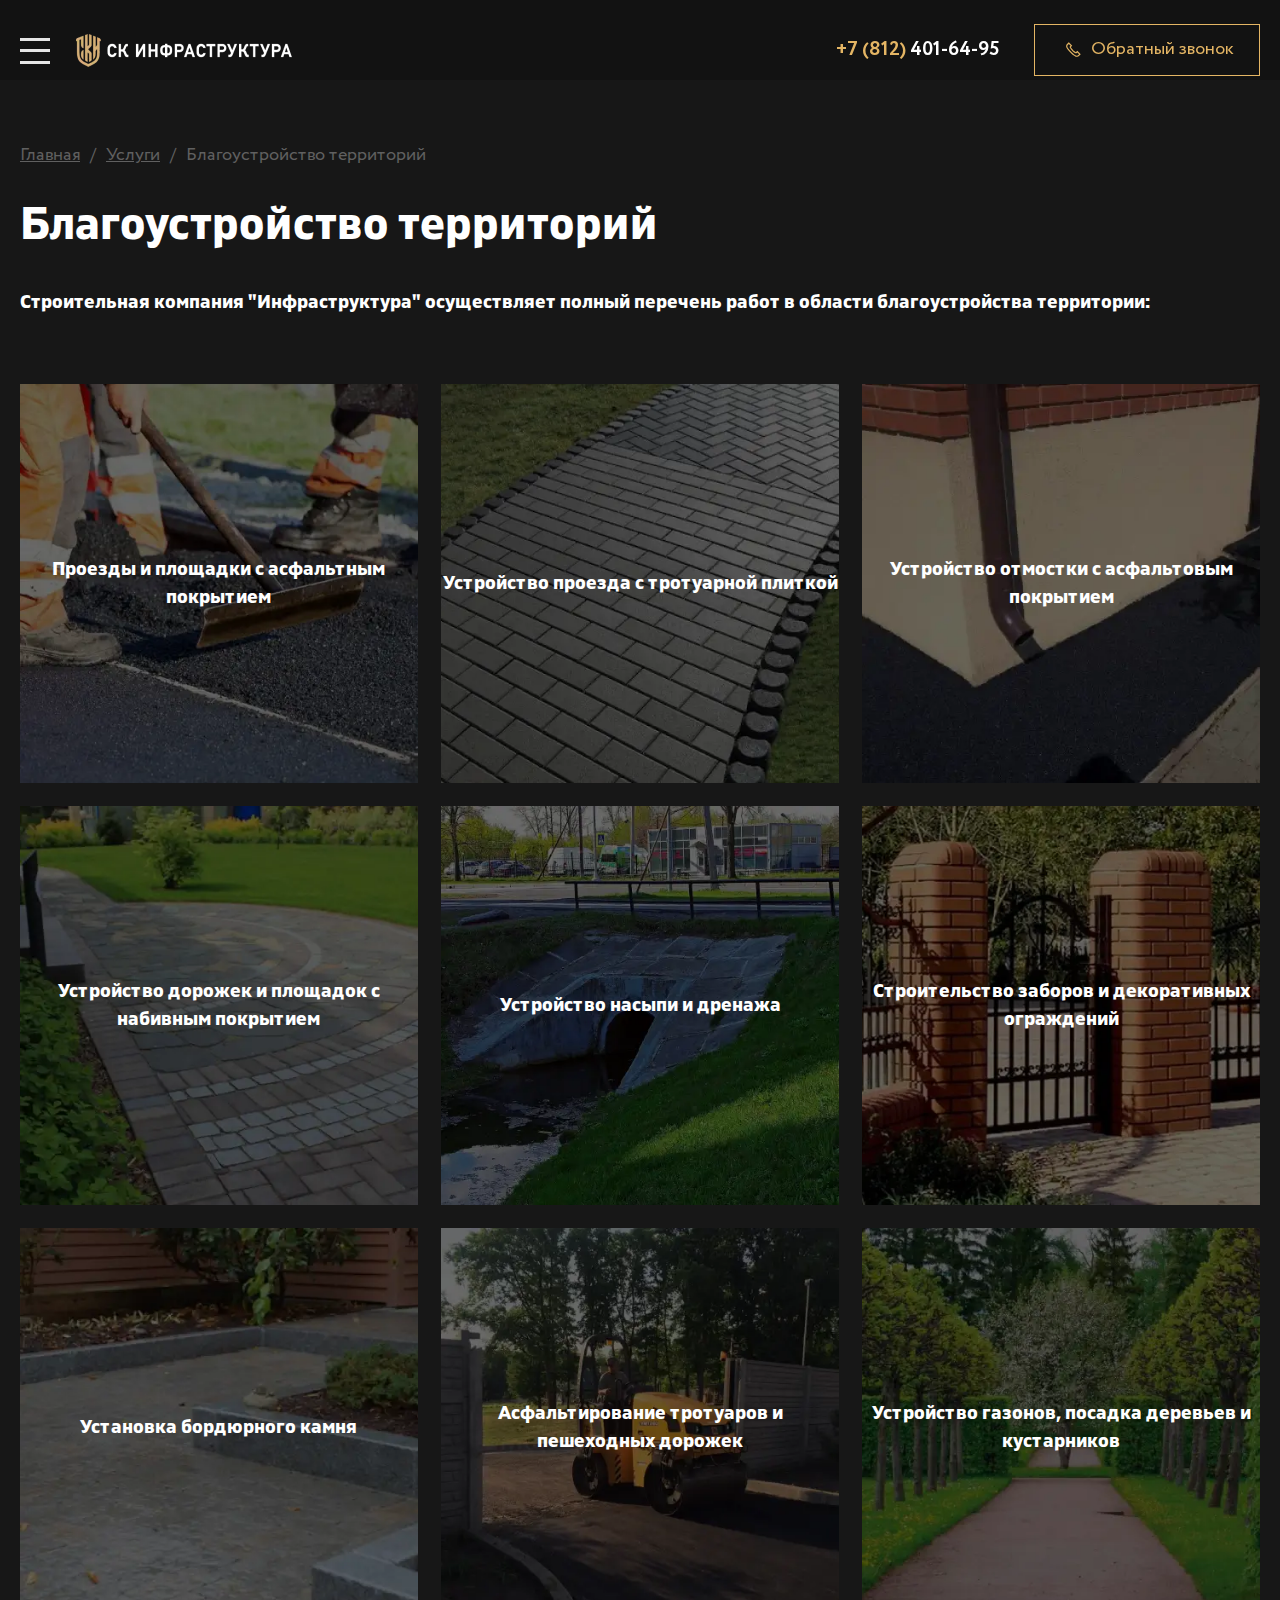
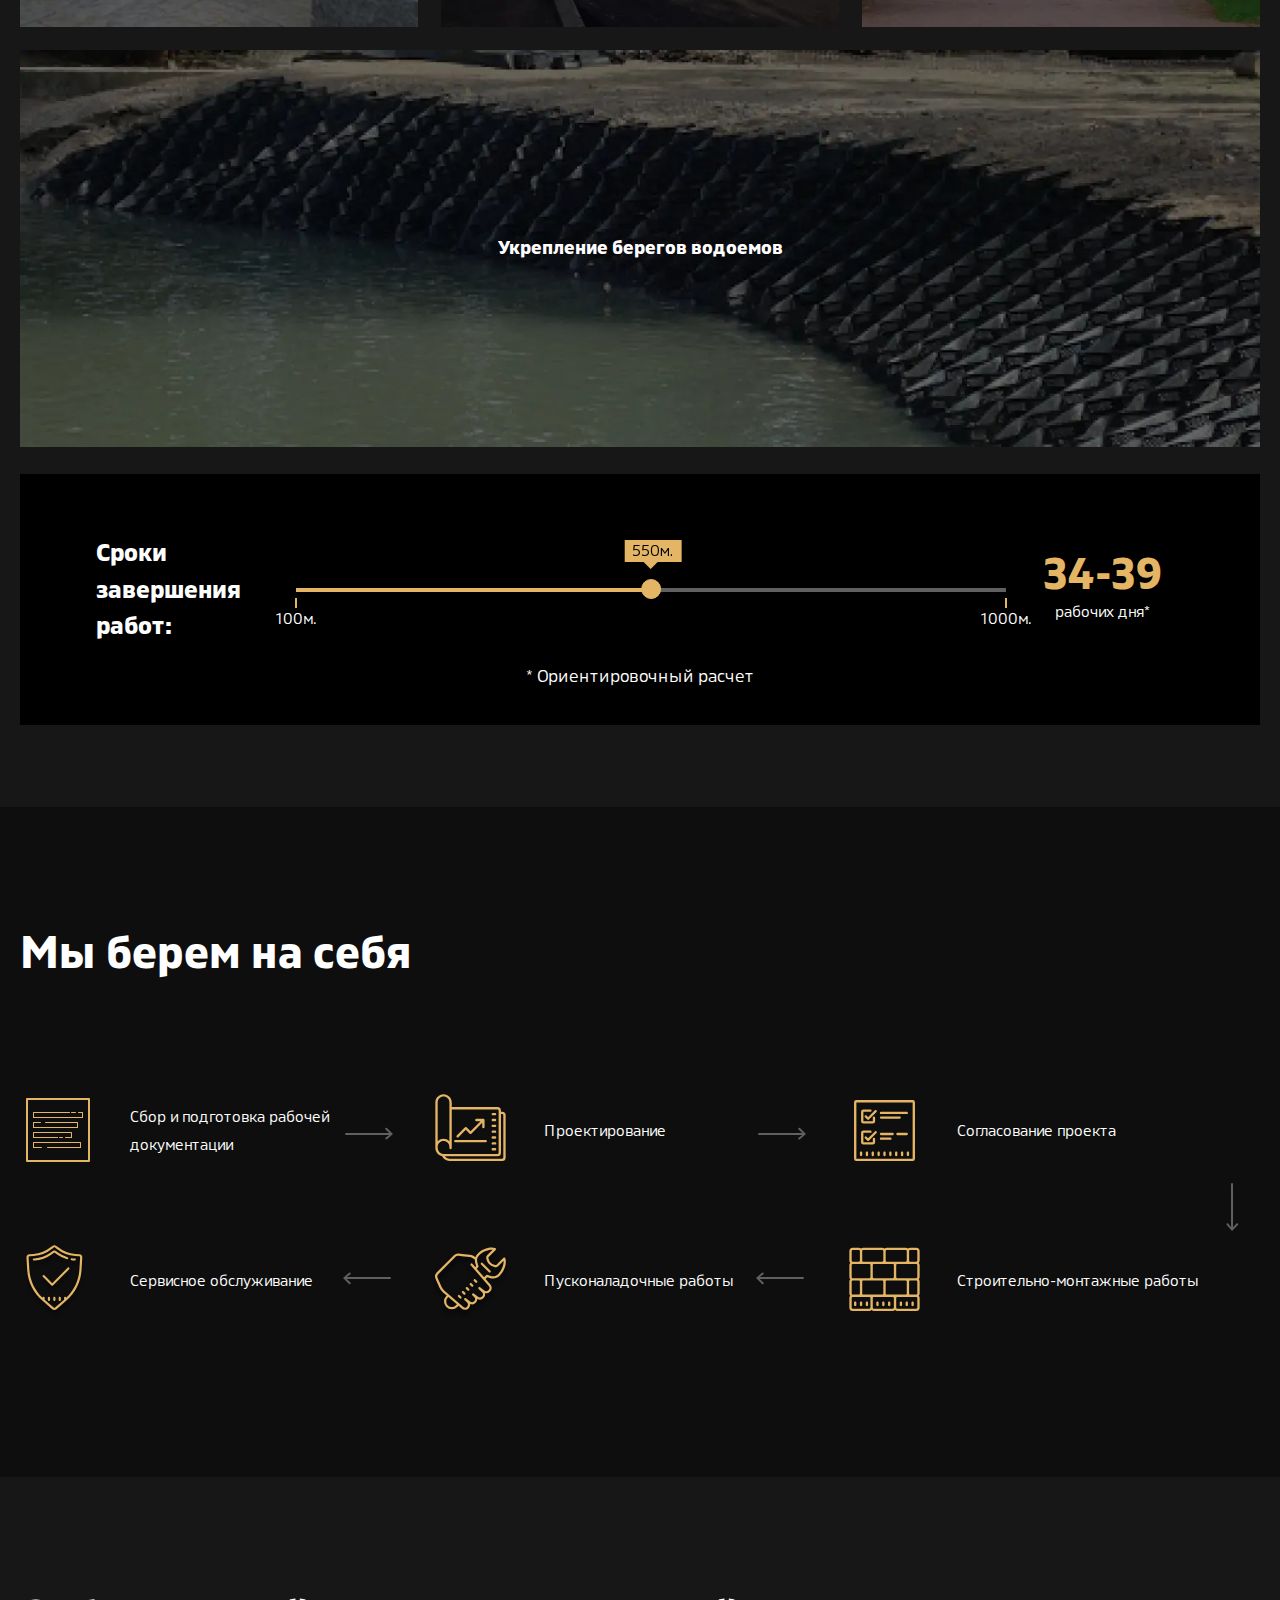
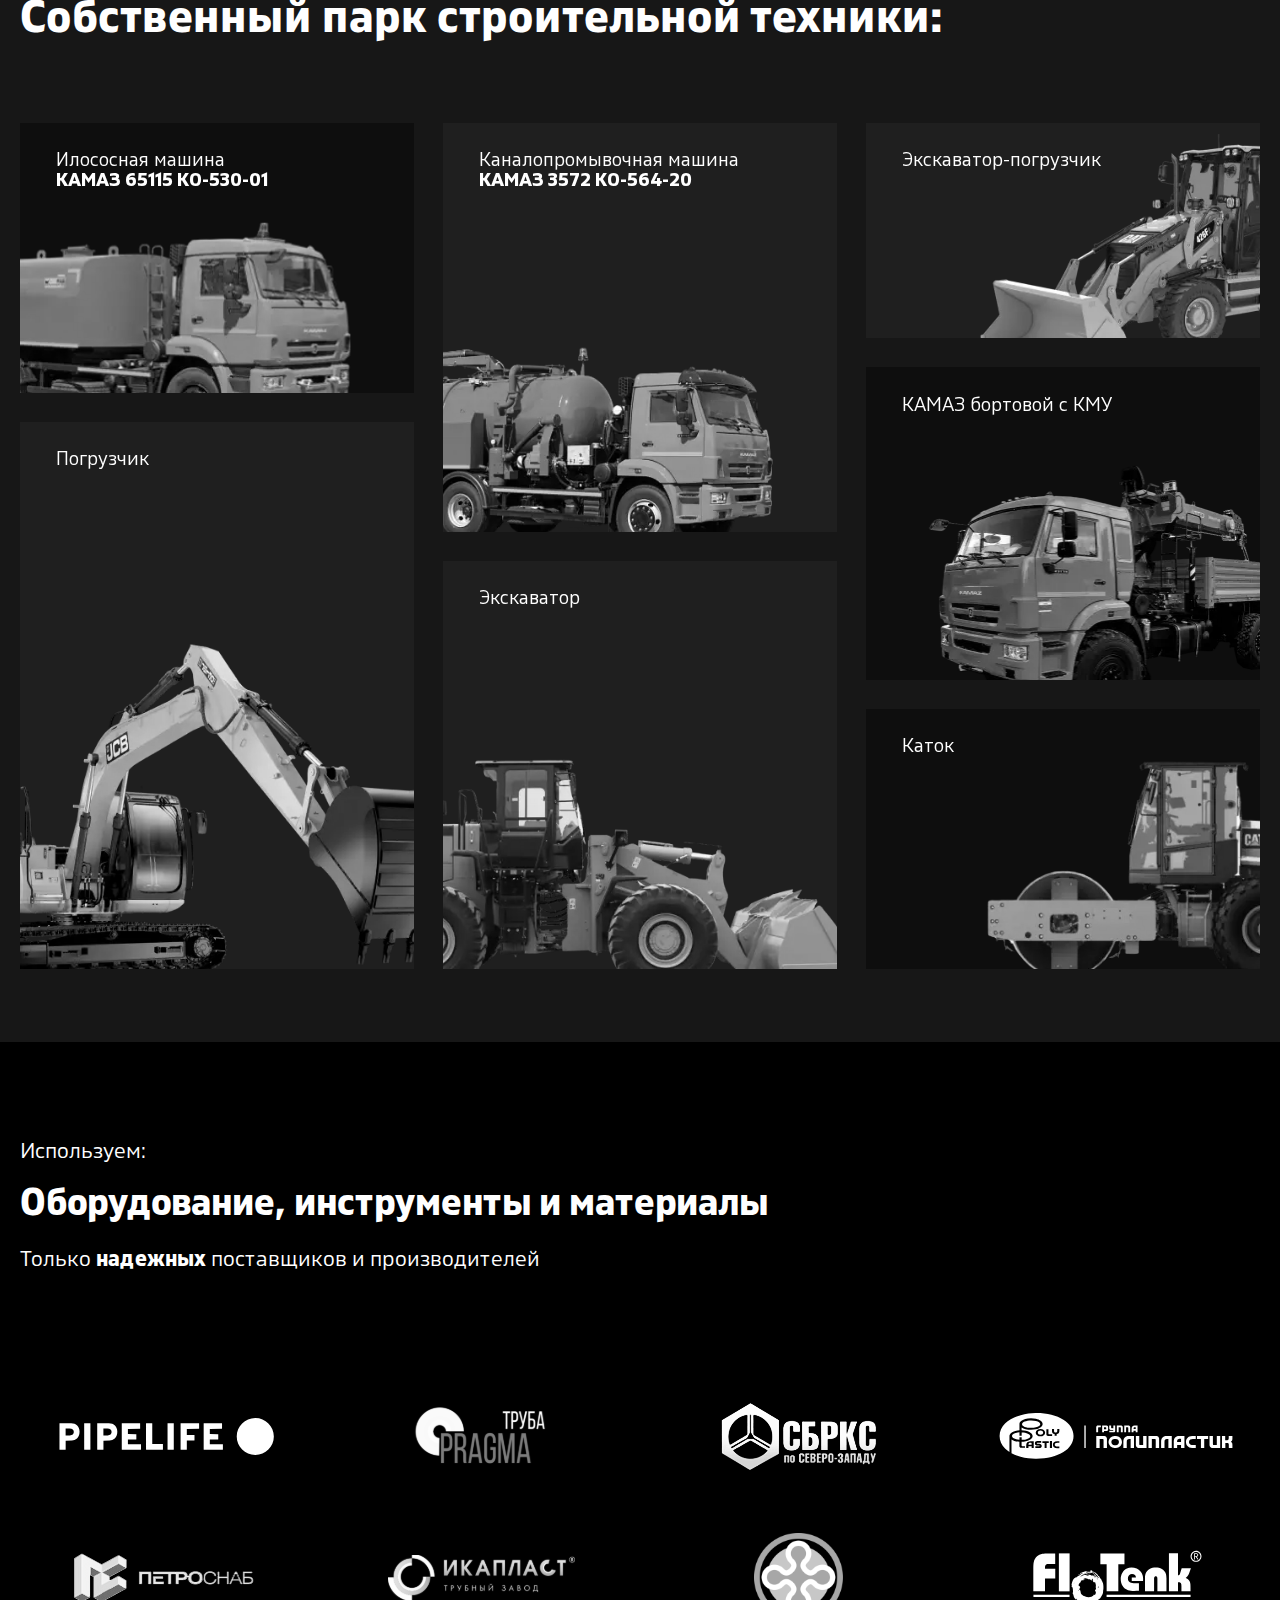
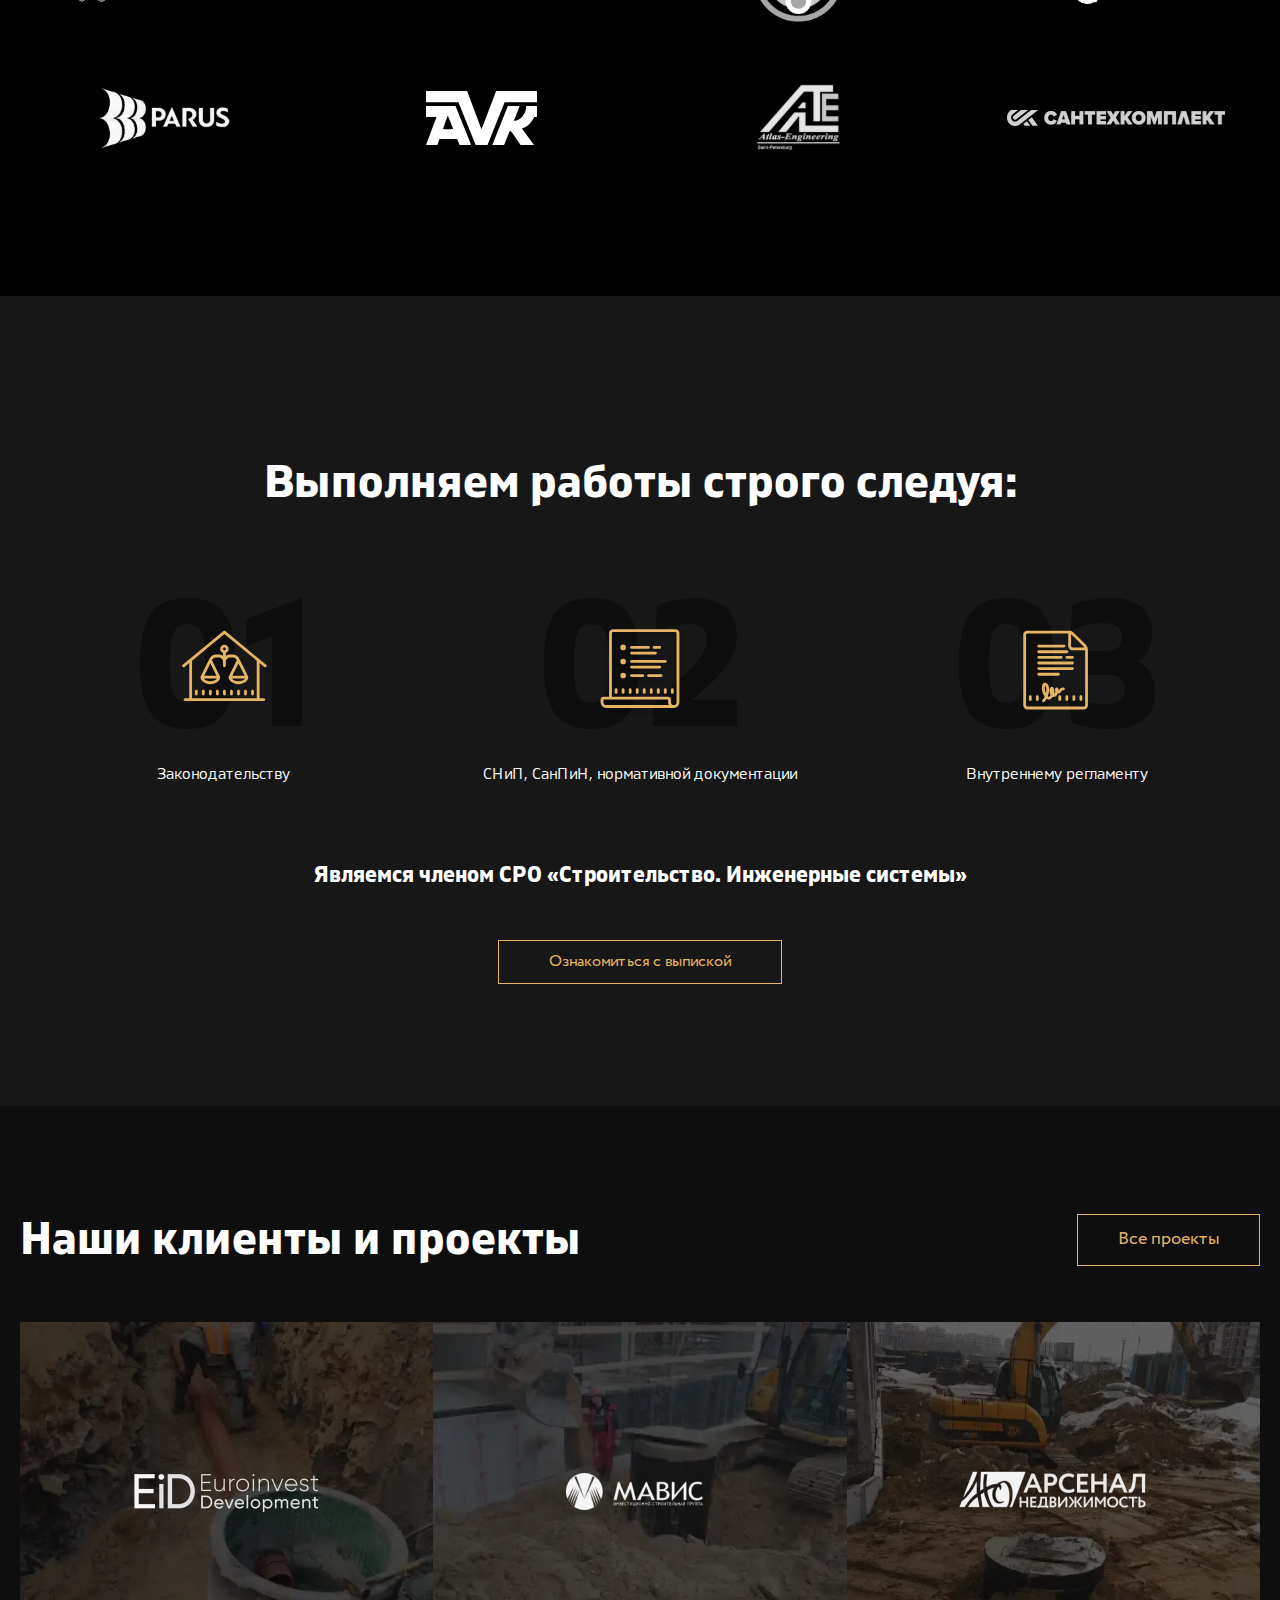
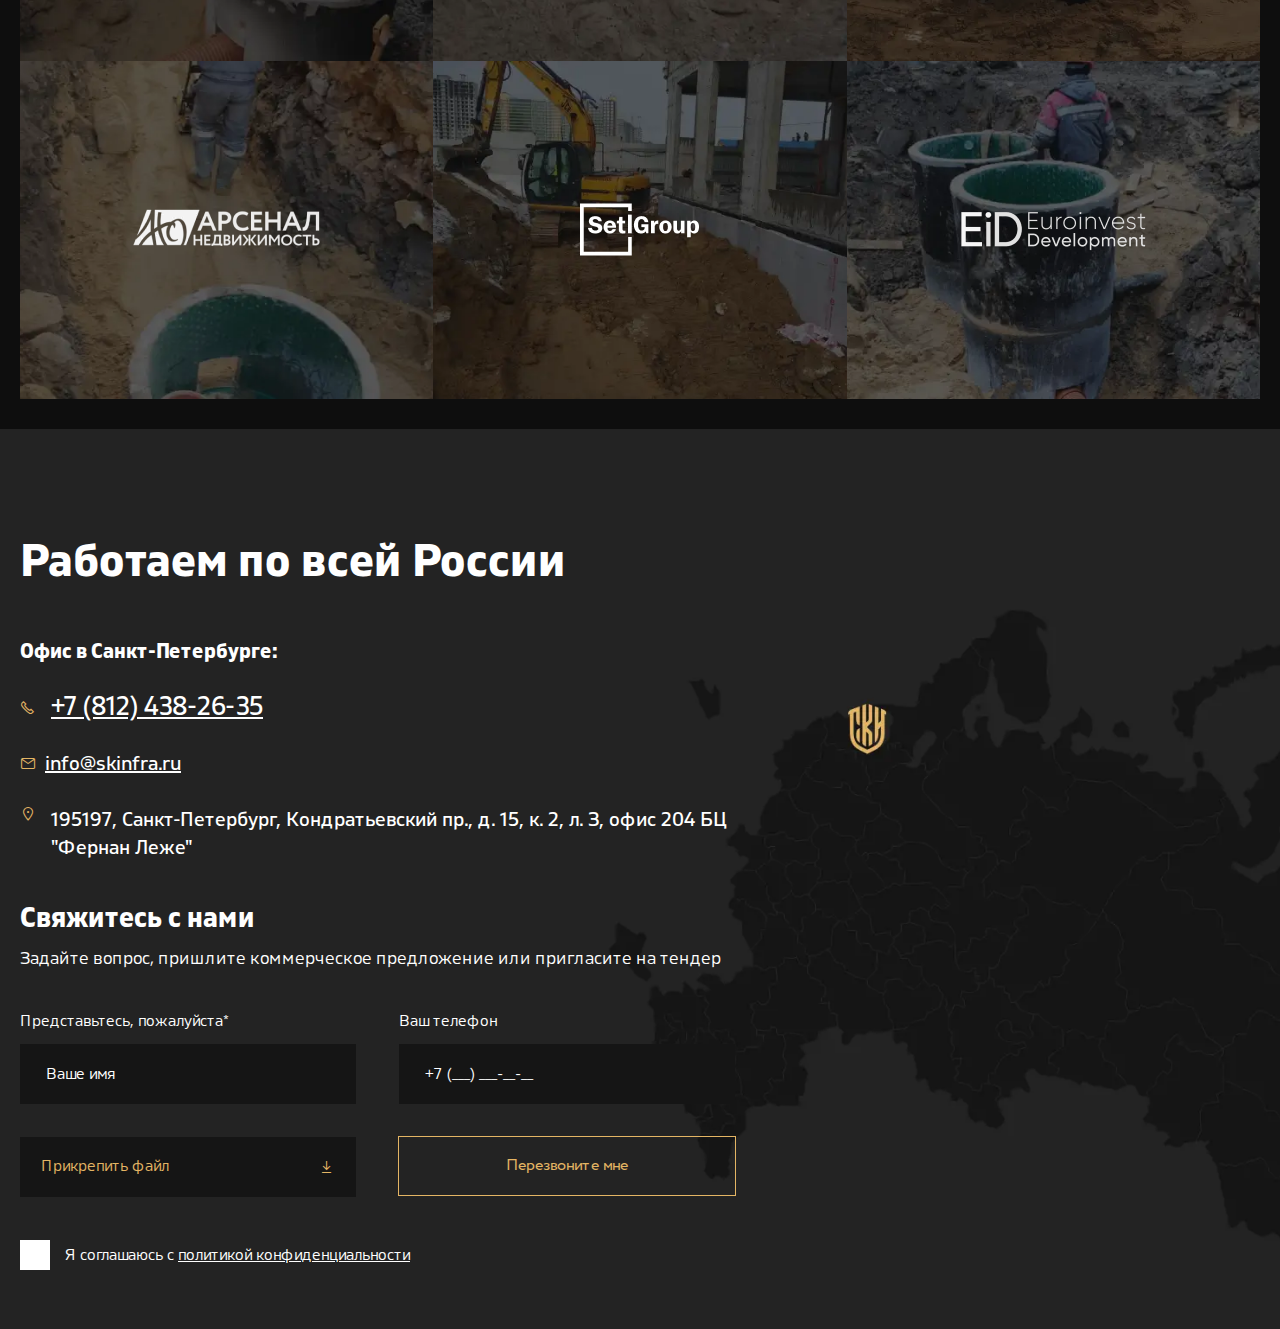
<file: services.html>
<!DOCTYPE html><html lang="ru">	<head>	<title>СК Инфраструктура</title>	<meta charset="UTF-8">	<meta name="format-detection" content="telephone=no">	<link rel="stylesheet" href="css/style.min.css">	<link rel="shortcut icon" href="favicon.ico" type="image/x-icon">	<!-- <meta name="robots" content="noindex, nofollow"> -->	<!-- <meta name="viewport" content="width=device-width, initial-scale=1.0, maximum-scale=1.0, user-scalable=0"> -->	<meta name="viewport" content="width=device-width, initial-scale=1.0"></head>	<body>		<div class="wrapper">			<header class="header">				<div class="header__content _container">					<nav class="header__menu menu">										<div class="menu__icon icon-menu">							<span></span>							<span></span>							<span></span>						</div>						<div class="menu__logo">							<a href="index.html"><picture><source srcset="img/header/header_logo.webp" type="image/webp"><img src="img/header/header_logo.png" class="menu__logo_desktop" alt="logo"></picture></a>							<picture><source srcset="img/header/header_logo_mobile.webp" type="image/webp"><img src="img/header/header_logo_mobile.png" class="menu__logo_mobile" alt="logo_mobile"></picture>						</div>						<div class="menu__body">							<div class="menu__content">								<a href="tel:+7 (812) 401-64-95" class="menu__phone">									<span>+7 (812)</span> 401-64-95								</a>								<a href="#callback" class="menu__call _icon-phone _popup-link">									<span class="menu__call_text">Обратный звонок</span>								</a>							</div>						</div>						<div class="menu__body-list">							<ul class="menu__list">								<li><a href="index.html" class="menu__link">Главная</a></li>								<li>									<a href="#" class="menu__link">Компания</a>									<ul class="menu__sub-list">										<li><a class="menu__sub-link" href="vacancies.html">Вакансии</a></li>									</ul>								</li>								<li>									<a href="services.html" class="menu__link">Услуги</a>									<ul class="menu__sub-list">										<li><a  class="menu__sub-link" href="#">Сети водоснабжения</a></li>										<li><a  class="menu__sub-link" href="#">Водоотведение и канализация</a></li>										<li><a  class="menu__sub-link" href="#">Наружные тепловые сети</a></li>										<li><a  class="menu__sub-link" href="#">Монтаж Ж/Б конструкций</a></li>										<li><a  class="menu__sub-link" href="#">Благоустройство территории</a></li>									</ul>								</li>								<li><a href="projects.html" class="menu__link">Проекты</a></li>								<li><a href="contact.html" class="menu__link">Контакты</a></li>								<li><a href="#" class="menu__link">Политика конфидециальности</a></li>							</ul>						</div>					</nav>				</div>			</header>			<main class="services">				<section class="services__territory territory">					<div class="territory__container _container">						<div class="territory__body">							<div class="territory__titles">								<div class="territory__crumbs crumbs">									<a href="index.html" class="crumbs__link">Главная</a><span> / </span><a href="index.html" class="crumbs__link">Услуги</a><span> / </span>Благоустройство территорий								</div>								<h2 class="territory__title _title">Благоустройство территорий</h2>								<h3 class="territory__sub-title">									Строительная компания "Инфраструктура" осуществляет полный перечень работ в области благоустройства территории:								</h3>							</div>							<div class="territory__cards cards-territory">								<div class="cards-territory__items">									<a href="projects.html" class="cards-territory__item ibg">										<picture><source srcset="img/services/cards/01.webp" type="image/webp"><img src="img/services/cards/01.png" alt="card"></picture>										<h3 class="cards-territory__title">Проезды и площадки с асфальтным покрытием</h3>									</a>									<a href="projects.html" class="cards-territory__item ibg">										<picture><source srcset="img/services/cards/02.webp" type="image/webp"><img src="img/services/cards/02.png" alt="card"></picture>										<h3 class="cards-territory__title">Устройство проезда с тротуарной плиткой</h3>									</a>									<a href="projects.html"class="cards-territory__item ibg">										<picture><source srcset="img/services/cards/03.webp" type="image/webp"><img src="img/services/cards/03.png" alt="card"></picture>										<h3 class="cards-territory__title">Устройство отмостки с асфальтовым покрытием</h3>									</a>									<a href="projects.html" class="cards-territory__item ibg">										<picture><source srcset="img/services/cards/04.webp" type="image/webp"><img src="img/services/cards/04.png" alt="card"></picture>										<h3 class="cards-territory__title">Устройство дорожек и площадок с набивным покрытием</h3>									</a>									<a href="projects.html" class="cards-territory__item ibg">										<picture><source srcset="img/services/cards/05.webp" type="image/webp"><img src="img/services/cards/05.png" alt="card"></picture>										<h3 class="cards-territory__title">Устройство насыпи и дренажа</h3>									</a>									<a href="projects.html" class="cards-territory__item ibg">										<picture><source srcset="img/services/cards/06.webp" type="image/webp"><img src="img/services/cards/06.png" alt="card"></picture>										<h3 class="cards-territory__title">Строительство заборов и декоративных ограждений</h3>									</a>									<a href="projects.html" class="cards-territory__item ibg">										<picture><source srcset="img/services/cards/07.webp" type="image/webp"><img src="img/services/cards/07.png" alt="card"></picture>										<h3 class="cards-territory__title">Установка бордюрного камня</h3>									</a>									<a href="projects.html" class="cards-territory__item ibg">										<picture><source srcset="img/services/cards/08.webp" type="image/webp"><img src="img/services/cards/08.png" alt="card"></picture>										<h3 class="cards-territory__title">Асфальтирование тротуаров и пешеходных дорожек</h3>									</a>									<a href="projects.html" class="cards-territory__item ibg">										<picture><source srcset="img/services/cards/09.webp" type="image/webp"><img src="img/services/cards/09.png" alt="card"></picture>										<h3 class="cards-territory__title">Устройство газонов, посадка деревьев и кустарников</h3>									</a>																		<a href="projects.html" class="cards-territory__item cards-territory__item_big ibg">										<picture><source srcset="img/services/cards/10.webp" type="image/webp"><img class="cards-territory__item_desktop" src="img/services/cards/10.png" alt="card"></picture>										<picture><source srcset="img/services/cards/10_2.webp" type="image/webp"><img class="cards-territory__item_mobile" src="img/services/cards/10_2.png" alt="card"></picture>										<h3 class="cards-territory__title">Укрепление берегов водоемов</h3>									</a>								</div>							</div>														<div class="territory__quantity quantity-territory">								<div class="quantity-territory__body">									<div class="quantity-territory__stripes stripes">										<div class="stripes__title">Сроки<br class="stripes__title_wrap"> завершения работ:</div>										<div class="stripes__slider">											<div id="slider"></div>										</div>										<div class="stripes__days">											<div class="stripes__day">34-39</div>											<div class="stripes__day-text">рабочих дня*</div>										</div>									</div>									<div class="quantity-territory__calculate">* Ориентировочный расчет</div>								</div>							</div>						</div>					</div>				</section>				<section class="services__duties duties">					<div class="duties__container _container">						<div class="duties__body">							<h2 class="duties__title _title">Мы берем на себя</h2>							<div class="duties__cards cards-duties">								<div class="cards-duties__column cards-duties__column_big">									<div class="cards-duties__items">										<div class="cards-duties__item">											<div class="cards-duties__content">												<div class="cards-duties__row">													<div class="cards-duties__logo _ibg">														<picture><source srcset="img/services/duties/01.svg" type="image/webp"><img src="img/services/duties/01.svg" alt="logo"></picture>													</div>													<div class="cards-duties__text">Сбор и подготовка рабочей документации</div>													<div class="cards-duties__arrow">														<picture><source srcset="img/services/duties/arrow.svg" type="image/webp"><img src="img/services/duties/arrow.svg" alt="arrow"></picture>													</div>												</div>												<div class="cards-duties__row">													<div class="cards-duties__logo _ibg">														<picture><source srcset="img/services/duties/04.svg" type="image/webp"><img src="img/services/duties/04.svg" alt="logo"></picture>													</div>													<div class="cards-duties__text">Сервисное обслуживание</div>													<div class="cards-duties__arrow cards-duties__arrow_left">														<picture><source srcset="img/services/duties/arrow.svg" type="image/webp"><img src="img/services/duties/arrow.svg" alt="arrow"></picture>													</div>												</div>											</div>										</div>										<div class="cards-duties__item">											<div class="cards-duties__content">												<div class="cards-duties__row">													<div class="cards-duties__logo _ibg">														<picture><source srcset="img/services/duties/02.svg" type="image/webp"><img src="img/services/duties/02.svg" alt="logo"></picture>													</div>													<div class="cards-duties__text">Проектирование</div>													<div class="cards-duties__arrow">														<picture><source srcset="img/services/duties/arrow.svg" type="image/webp"><img src="img/services/duties/arrow.svg" alt="arrow"></picture>													</div>												</div>												<div class="cards-duties__row">													<div class="cards-duties__logo _ibg">														<picture><source srcset="img/services/duties/05.svg" type="image/webp"><img src="img/services/duties/05.svg" alt="logo"></picture>													</div>													<div class="cards-duties__text">Пусконаладочные работы</div>													<div class="cards-duties__arrow cards-duties__arrow_left">														<picture><source srcset="img/services/duties/arrow.svg" type="image/webp"><img src="img/services/duties/arrow.svg" alt="arrow"></picture>													</div>												</div>											</div>										</div>										<div class="cards-duties__item">											<div class="cards-duties__content">												<div class="cards-duties__row">													<div class="cards-duties__logo _ibg">														<picture><source srcset="img/services/duties/03.svg" type="image/webp"><img src="img/services/duties/03.svg" alt="logo"></picture>													</div>													<div class="cards-duties__text">Согласование проекта</div>												</div>												<div class="cards-duties__row">													<div class="cards-duties__logo _ibg">														<picture><source srcset="img/services/duties/06.svg" type="image/webp"><img src="img/services/duties/06.svg" alt="logo"></picture>													</div>													<div class="cards-duties__text">Строительно-монтажные работы</div>												</div>											</div>											<div class="cards-duties__arrow-down">												<div class="cards-duties__arrow cards-duties__arrow_end">													<picture><source srcset="img/services/duties/arrow.svg" type="image/webp"><img src="img/services/duties/arrow.svg" alt="arrow"></picture>												</div>											</div>										</div>									</div>								</div>															</div>						</div>					</div>				</section>				<section class="services__our-park our-park">					<div class="our-park__container _container">						<div class="our-park__content">							<h2 class="our-park__title _title">Собственный парк строительной техники:</h2>							<div class="our-park__technique technique">								<div class="technique__column">									<a href="#" class="technique__item technique__item_big">										<div class="technique__text">											<div class="technique__title">Илососная  машина</div>											<div class="technique__sub-title">КАМАЗ 65115 КО-530-01</div>										</div>										<div class="technique__img">											<picture><source srcset="img/services/our-park/01.webp" type="image/webp"><img src="img/services/our-park/01.png" alt="technique"></picture>										</div>									</a>									<a href="#" class="technique__item technique__item_big-tracktor">										<div class="technique__text">											<div class="technique__title">Погрузчик</div>										</div>										<div class="technique__img">											<picture><source srcset="img/services/our-park/02.webp" type="image/webp"><img src="img/services/our-park/02.png" alt="technique"></picture>										</div>									</a>								</div>								<div class="technique__column">									<a href="#" class="technique__item technique__item_medium">										<div class="technique__text">											<div class="technique__title">Каналопромывочная машина</div>											<div class="technique__sub-title">КАМАЗ 3572 КО-564-20</div>										</div>										<div class="technique__img">											<picture><source srcset="img/services/our-park/03.webp" type="image/webp"><img src="img/services/our-park/03.png" alt="technique"></picture>										</div>									</a>									<a href="#" class="technique__item technique__item_medium">										<div class="technique__text">											<div class="technique__title">Экскаватор</div>										</div>										<div class="technique__img">											<picture><source srcset="img/services/our-park/04.webp" type="image/webp"><img src="img/services/our-park/04.png" alt="technique"></picture>										</div>									</a>								</div>								<div class="technique__column">									<a href="#" class="technique__item technique__item_small">										<div class="technique__text">											<div class="technique__title">Экскаватор-погрузчик</div>										</div>										<div class="technique__img">											<picture><source srcset="img/services/our-park/05.webp" type="image/webp"><img src="img/services/our-park/05.png" alt="technique"></picture>										</div>									</a>									<a href="#" class="technique__item technique__item_small">										<div class="technique__text">											<div class="technique__title">КАМАЗ бортовой с КМУ</div>										</div>										<div class="technique__img">											<picture><source srcset="img/services/our-park/06.webp" type="image/webp"><img src="img/services/our-park/06.png" alt="technique"></picture>										</div>									</a>									<a href="#" class="technique__item technique__item_small">										<div class="technique__text">											<div class="technique__title">Каток</div>										</div>										<div class="technique__img">											<picture><source srcset="img/services/our-park/07.webp" type="image/webp"><img src="img/services/our-park/07.png" alt="technique"></picture>										</div>									</a>								</div>							</div>						</div>					</div>				</section>				<section class="services__equipment equipment">					<div class="equipment__container _container">						<div class="equipment__body">							<div class="equipment__header">								<p class="equipment__text">Используем:</p>								<h2 class="equipment__title">Оборудование, инструменты и материалы</h2>								<p class="equipment__text">Только <span>надежных</span> поставщиков и производителей</p>							</div>							<div class="equipment__items">								<div class="equipment__item">									<picture><source srcset="img/services/equipment/01.svg" type="image/webp"><img src="img/services/equipment/01.svg" alt="logo"></picture>								</div>								<div class="equipment__item">									<picture><source srcset="img/services/equipment/02.svg" type="image/webp"><img src="img/services/equipment/02.svg" alt="logo"></picture>								</div>								<div class="equipment__item">									<picture><source srcset="img/services/equipment/03.svg" type="image/webp"><img src="img/services/equipment/03.svg" alt="logo"></picture>								</div>								<div class="equipment__item">									<picture><source srcset="img/services/equipment/04.svg" type="image/webp"><img src="img/services/equipment/04.svg" alt="logo"></picture>								</div>								<div class="equipment__item">									<picture><source srcset="img/services/equipment/05.svg" type="image/webp"><img src="img/services/equipment/05.svg" alt="logo"></picture>								</div>								<div class="equipment__item">									<picture><source srcset="img/services/equipment/06.svg" type="image/webp"><img src="img/services/equipment/06.svg" alt="logo"></picture>								</div>								<div class="equipment__item">									<picture><source srcset="img/services/equipment/07.svg" type="image/webp"><img src="img/services/equipment/07.svg" alt="logo"></picture>								</div>								<div class="equipment__item">									<picture><source srcset="img/services/equipment/08.svg" type="image/webp"><img src="img/services/equipment/08.svg" alt="logo"></picture>								</div>								<div class="equipment__item">									<picture><source srcset="img/services/equipment/09.svg" type="image/webp"><img src="img/services/equipment/09.svg" alt="logo"></picture>								</div>								<div class="equipment__item">									<picture><source srcset="img/services/equipment/10.svg" type="image/webp"><img src="img/services/equipment/10.svg" alt="logo"></picture>								</div>								<div class="equipment__item">									<picture><source srcset="img/services/equipment/11.svg" type="image/webp"><img src="img/services/equipment/11.svg" alt="logo"></picture>								</div>								<div class="equipment__item">									<picture><source srcset="img/services/equipment/12.svg" type="image/webp"><img src="img/services/equipment/12.svg" alt="logo"></picture>								</div>							</div>						</div>					</div>				</section>				<section class="services__work-do work-do">					<div class="work-do__container _container">						<div class="work-do__body">							<div class="work-do__title _title">Выполняем работы строго следуя:</div>							<div class="work-do__items-number items-number">								<div class="items-number__item">									<div class="items-number__img">																				<div class="items-number__number">01											<picture><source srcset="img/services/work-do/01.svg" type="image/webp"><img src="img/services/work-do/01.svg" alt="logo"></picture>										</div>									</div>									<div class="items-number__text">Законодательству</div>								</div>								<div class="items-number__item">									<div class="items-number__img">										<picture><source srcset="img/services/work-do/02.svg" type="image/webp"><img src="img/services/work-do/02.svg" alt="logo"></picture>										<div class="items-number__number">02</div>									</div>									<div class="items-number__text">СНиП, СанПиН, нормативной документации</div>																	</div>								<div class="items-number__item">									<div class="items-number__img">										<picture><source srcset="img/services/work-do/03.svg" type="image/webp"><img src="img/services/work-do/03.svg" alt="logo"></picture>										<div class="items-number__number">03</div>									</div>									<div class="items-number__text">Внутреннему регламенту</div>																	</div>															</div>							<div class="work-do__info">								<div class="work-do__sub-title">Являемся членом СРО «Строительство. Инженерные системы»</div>								<a href="#" class="work-do__button btn-orange">Ознакомиться с выпиской</a>							</div>						</div>					</div>				</section>				<section class=" services__our-client our-client">					<div class="our-client__container _container">						<div class="our-client__body">							<div class="our-client__header">								<div class="our-client__title _title">Наши клиенты и проекты</div>								<a href="projects.html" data-da=".our-client__body, 991.88" class="our-client__button btn-orange">Все проекты</a>							</div>							<div class="our-client__card-client card-client">								<article class="card-client__item">									<a class="card-client__img _ibg">										<picture><source srcset="img/our-clients/01.webp" type="image/webp"><img src="img/our-clients/01.png" alt="building-picture"></picture>									</a>									<div class="card-client__logo">										<picture><source srcset="img/our-clients/logo/01.webp" type="image/webp"><img src="img/our-clients/logo/01.png" alt="brand"></picture>									</div>									<div href="#" class="card-client__body">										<a href="#" class="card-client__content">											<div class="card-client__content_logo">												<picture><source srcset="img/our-clients/logo/01.webp" type="image/webp"><img src="img/our-clients/logo/01.png" alt="brand"></picture>											</div>											<div class="card-client__title">												Работы по монтажу прифундаментного дренажа											</div>											<div class="card-client__adress">по адресу: ЛО, Всеволожский р-н, «Ручьи»</div>										</a>										<a href="#" class="card-client__more">Подробней</a>									</div>								</article>								<article class="card-client__item">									<a class="card-client__img _ibg">										<picture><source srcset="img/our-clients/02.webp" type="image/webp"><img src="img/our-clients/02.png" alt="building-picture"></picture>									</a>									<div class="card-client__logo">										<picture><source srcset="img/our-clients/logo/02.webp" type="image/webp"><img src="img/our-clients/logo/02.png" alt="brand"></picture>									</div>									<div href="#" class="card-client__body">										<a href="#" class="card-client__content">											<div class="card-client__content_logo">												<picture><source srcset="img/our-clients/logo/02.webp" type="image/webp"><img src="img/our-clients/logo/02.png" alt="brand"></picture>											</div>											<div class="card-client__title">												Работы по монтажу прифундаментного дренажа											</div>											<div class="card-client__adress">по адресу: ЛО, Всеволожский р-н, «Ручьи»</div>										</a>										<a href="#" class="card-client__more">Подробней</a>									</div>								</article>								<article class="card-client__item">									<a class="card-client__img _ibg">										<picture><source srcset="img/our-clients/03.webp" type="image/webp"><img src="img/our-clients/03.png" alt="building-picture"></picture>									</a>									<div class="card-client__logo">										<picture><source srcset="img/our-clients/logo/03.webp" type="image/webp"><img src="img/our-clients/logo/03.png" alt="brand"></picture>									</div>									<div href="#" class="card-client__body">										<a href="#" class="card-client__content">											<div class="card-client__content_logo">												<picture><source srcset="img/our-clients/logo/03.webp" type="image/webp"><img src="img/our-clients/logo/03.png" alt="brand"></picture>											</div>											<div class="card-client__title">												Работы по монтажу прифундаментного дренажа											</div>											<div class="card-client__adress">по адресу: ЛО, Всеволожский р-н, «Ручьи»</div>										</a>										<a href="#" class="card-client__more">Подробней</a>									</div>								</article>								<article class="card-client__item">									<a class="card-client__img _ibg">										<picture><source srcset="img/our-clients/04.webp" type="image/webp"><img src="img/our-clients/04.png" alt="building-picture"></picture>									</a>									<div class="card-client__logo">										<picture><source srcset="img/our-clients/logo/03.webp" type="image/webp"><img src="img/our-clients/logo/03.png" alt="brand"></picture>									</div>									<div href="#" class="card-client__body">										<a href="#" class="card-client__content">											<div class="card-client__content_logo">												<picture><source srcset="img/our-clients/logo/03.webp" type="image/webp"><img src="img/our-clients/logo/03.png" alt="brand"></picture>											</div>											<div class="card-client__title">												Работы по монтажу прифундаментного дренажа											</div>											<div class="card-client__adress">по адресу: ЛО, Всеволожский р-н, «Ручьи»</div>										</a>										<a href="#" class="card-client__more">Подробней</a>									</div>								</article>								<article class="card-client__item">									<a class="card-client__img _ibg">										<picture><source srcset="img/our-clients/05.webp" type="image/webp"><img src="img/our-clients/05.png" alt="building-picture"></picture>									</a>									<div class="card-client__logo">										<picture><source srcset="img/our-clients/logo/04.webp" type="image/webp"><img src="img/our-clients/logo/04.png" alt="brand"></picture>									</div>									<div href="#" class="card-client__body">										<a href="#" class="card-client__content">											<div class="card-client__content_logo">												<picture><source srcset="img/our-clients/logo/04.webp" type="image/webp"><img src="img/our-clients/logo/04.png" alt="brand"></picture>											</div>											<div class="card-client__title">												Работы по монтажу прифундаментного дренажа											</div>											<div class="card-client__adress">по адресу: ЛО, Всеволожский р-н, «Ручьи»</div>										</a>										<a href="#" class="card-client__more">Подробней</a>									</div>								</article>								<article class="card-client__item">									<a class="card-client__img _ibg">										<picture><source srcset="img/our-clients/06.webp" type="image/webp"><img src="img/our-clients/06.png" alt="building-picture"></picture>									</a>									<div class="card-client__logo">										<picture><source srcset="img/our-clients/logo/01.webp" type="image/webp"><img src="img/our-clients/logo/01.png" alt="brand"></picture>									</div>									<div href="#" class="card-client__body">										<a href="#" class="card-client__content">											<div class="card-client__content_logo">												<picture><source srcset="img/our-clients/logo/01.webp" type="image/webp"><img src="img/our-clients/logo/01.png" alt="brand"></picture>											</div>											<div class="card-client__title">												Работы по монтажу прифундаментного дренажа											</div>											<div class="card-client__adress">по адресу: ЛО, Всеволожский р-н, «Ручьи» </div>										</a>										<a href="#" class="card-client__more">Подробней</a>									</div>								</article>							</div>						</div>					</div>				</section>			</main>				<footer class="page__screen screen">		<!-- ! Создаем контент экранов -->		<section class="screen__footer footer">			<div class="footer__container _container">				<div class="footer__body">					<h2 class="footer__title _title">Работаем по всей России</h2>					<div class="footer__contact contact-footer">						<div class="contact-footer__title">Офис в Санкт-Петербурге:</div>						<a href="tel:+7 (812) 438-26-35" class="contact-footer__phone _icon-phone"><span>+7 (812) 438-26-35</span></a>						<a href="mailto:info@skinfra.ru" class="contact-footer__email _icon-download _icon-msg"><span>info@skinfra.ru</span></a>						<div class="contact-footer__location _icon-label">							195197, Санкт-Петербург, Кондратьевский пр., д. 15, к. 2, л. З, офис 204 БЦ "Фернан Леже"							</div>					</div>					<div class="footer__form form-footer">						<div class="form-footer__title">Свяжитесь с нами</div>						<div class="form-footer__sub-title">Задайте вопрос, пришлите коммерческое предложение или пригласите на тендер</div>						<form enctype="multipart/form-data" action="#" method="get" class="form-footer__body">							<div class="form-footer__column">								<div class="form-footer__name">									<label for="name">Представьтесь, пожалуйста*</label>									<input autocomplete="off" id="name" type="text" name="form[]" data-value="Ваше имя" class="form-footer__inp-name input _req">								</div>								<div class="form-footer__phone">									<label for="phone">Ваш телефон</label>									<input autocomplete="off" id="phone" type="tel" name="form[]" data-value="+7 (___) ___-__-__" class="form-footer__inp-tel input _phone _req">								</div>							</div>							<div class="form-footer__column">								<div class="form-footer__file">									<label for="tfile" class="form-footer__label _icon-download ">Прикрепить файл</label>									<input autocomplete="off" id="tfile" type="file" name="form[]" >								</div>								<div class="form-footer__button">									<button type="submit" class="form__btn btn-orange">Перезвоните мне</button>								</div>								<div class="form-footer__checkbox">																			<input id="policy" type="checkbox" name="form[]" class="custom-checkbox _req">									<label for="policy" class="checkbox-label"></label>									<span class="checkbox__text"><span>Я соглашаюсь с <a class="checkbox__link" href="#">политикой конфиденциальности</a></span></span>								</div>							</div>						</form>					</div>					<div class="footer__background">						<picture><source srcset="img/footer/foot_map.webp" type="image/webp"><img src="img/footer/foot_map.png" alt="map"></picture>					</div>				</div>			</div>		</section>		<!-- ! Оболочка для изображения -->		<div class="screen__body">			<div class="screen__image" data-swiper-parallax="33%" data-swiper-parallax-scale="1.1">				<picture><source srcset="img/footer/footer_hero.webp" type="image/webp"><img src="img/footer/footer_hero.png" class="screen__image_desktop" alt="hero-footer"></picture>				<!-- <picture><source srcset="img/footer/mobile_hero.webp" type="image/webp"><img src="img/footer/mobile_hero.png" class="screen__image_mobile" alt="hero-mobile"></picture> -->			</div>		</div>	</footer>		</div>		<div class="popup popup_info-card">	<div class="popup__content">		<div class="popup__body">			<div class="popup__close"></div>			<div class="popup__items">				<div class="popup__item">					<div class="popup__title">Заказчик:</div>					<div class="popup__text">ООО Главстрой СПБ</div>				</div>			<div class="popup__item">				<div class="popup__title">Адрес объекта:</div>				<div class="popup__text">Район Юнтолово Квартал 1 этап 2 корпуса 1,2,3,4</div>			</div>			<div class="popup__item">				<div class="popup__title">Наименование работ:</div>				<div class="popup__text">Устройство прифундаментного дренажа</div>			</div>			<div class="popup__item">				<div class="popup__title">Объем выполненных работ:</div>				<div class="popup__text">582 м.п.</div>			</div>		</div>	</div></div></div><div class="popup popup_callback">	<div class="popup__content popup__content_callback">		<div class="popup__body popup__body_callback">			<div class="popup__close popup__close_callback"></div>			<div class="popup__callback callback">				<div class="callback__title">Заказать обратный звонок:</div>				<form enctype="multipart/form-data" action="#" method="get" class="callback__form form-callback">					<div class="form-callback__name">						<label for="name-call">Представьтесь, пожалуйста</label>						<input autocomplete="off" id="name-call" type="text" name="form[]"  data-value="Ваше имя" class="form-callback__name-inp input _req">					</div>					<div class="form-callback__phone">						<label for="phone-call">Ваш телефон</label>						<input autocomplete="off" id="phone-call" type="tel"  data-error="Ошибка" data-value="+7(___)-___-____" class="input form-callback__phone-inp _req _phone">					</div>					<div class="form-footer__checkbox form-footer__checkbox_callback">						<input id="policy-call" type="checkbox" name="form[]"  class="custom-checkbox _req">						<label for="policy-call" class="checkbox-label"></label>						<span class="checkbox__text"><span>Я соглашаюсь с <a class="checkbox__link" href="#">политикой конфиденциальности</a></span></span>					</div>					<div class="form-footer__button">						<button type="submit" class="form__btn btn-orange">Перезвоните мне</button>					</div>				</form>			</div>		</div>	</div></div>		<!--!Swiper --><script src="https://unpkg.com/swiper/swiper-bundle.min.js"></script><!-- <script src="https://unpkg.com/swiper@7/swiper-bundle.min.js"></script> --><script src="js/vendors.min.js"></script><script src="js/app.min.js"></script>	</body></html>
</file>
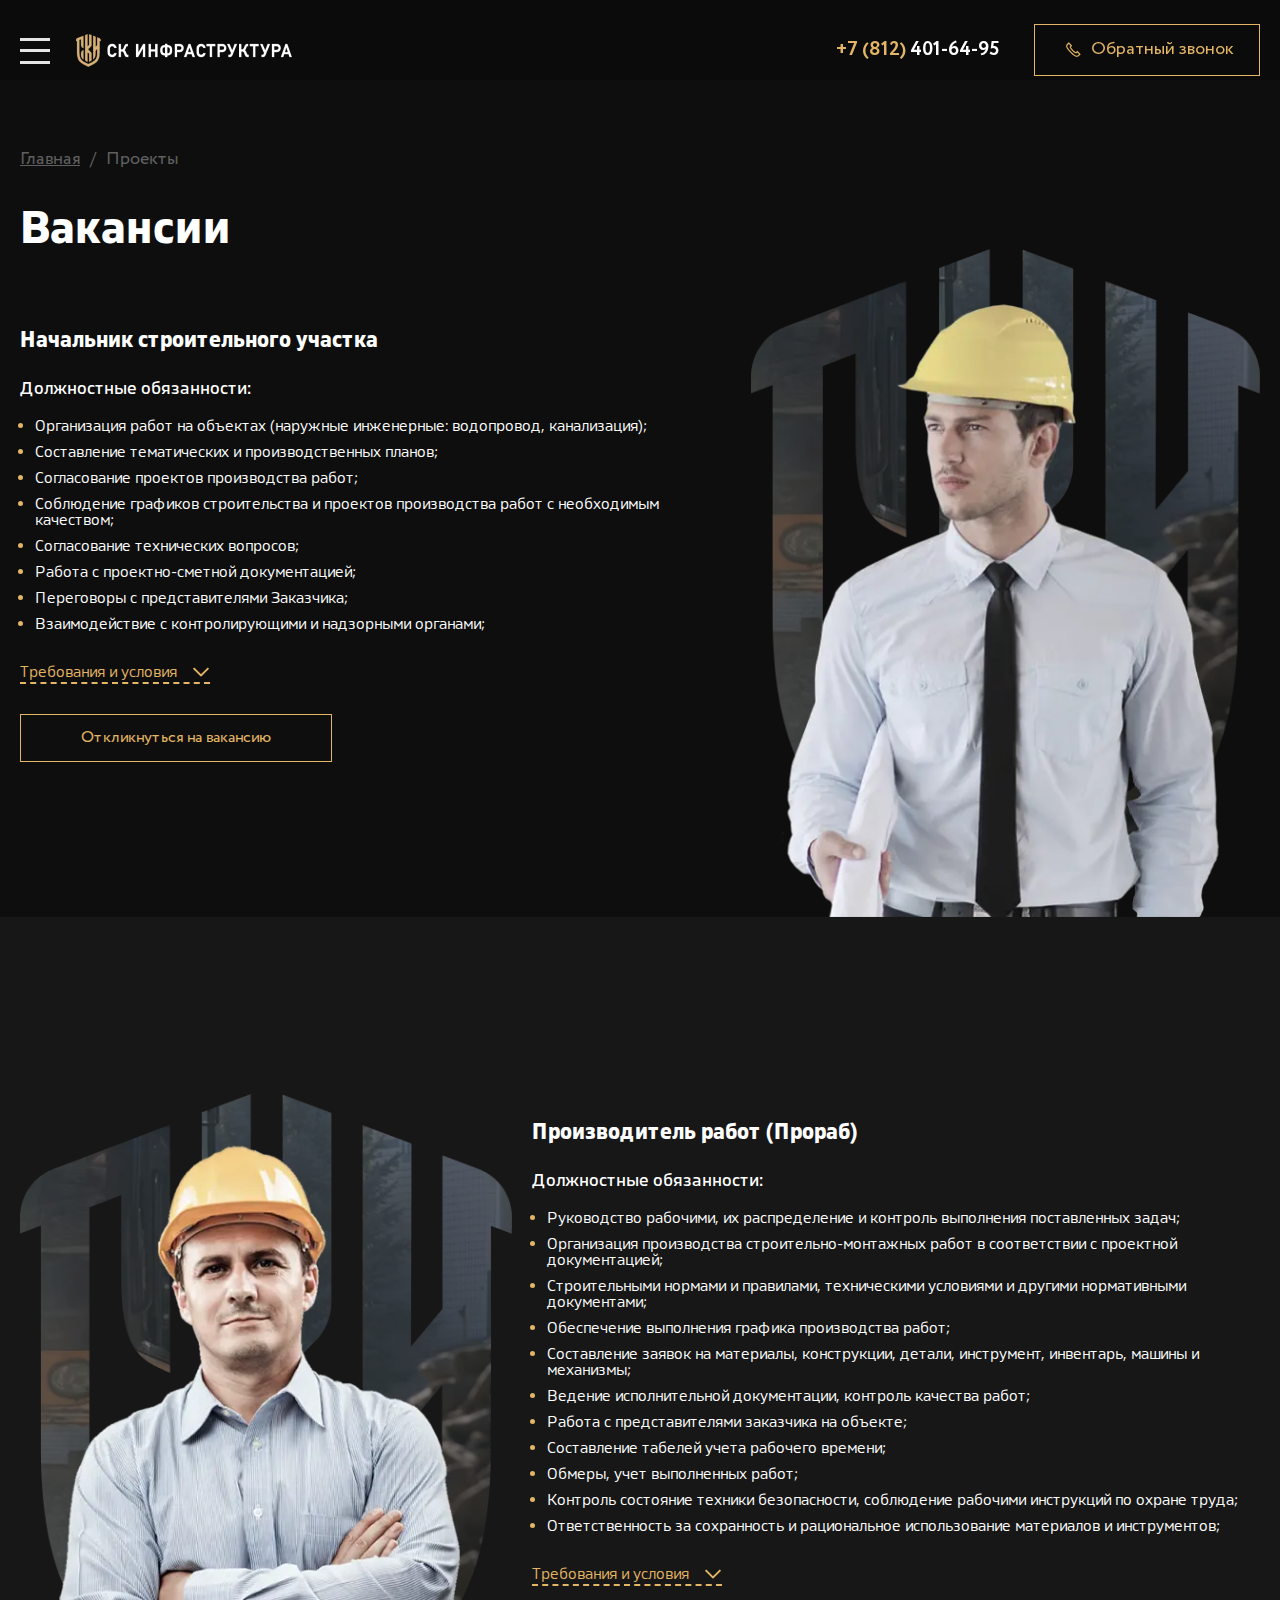
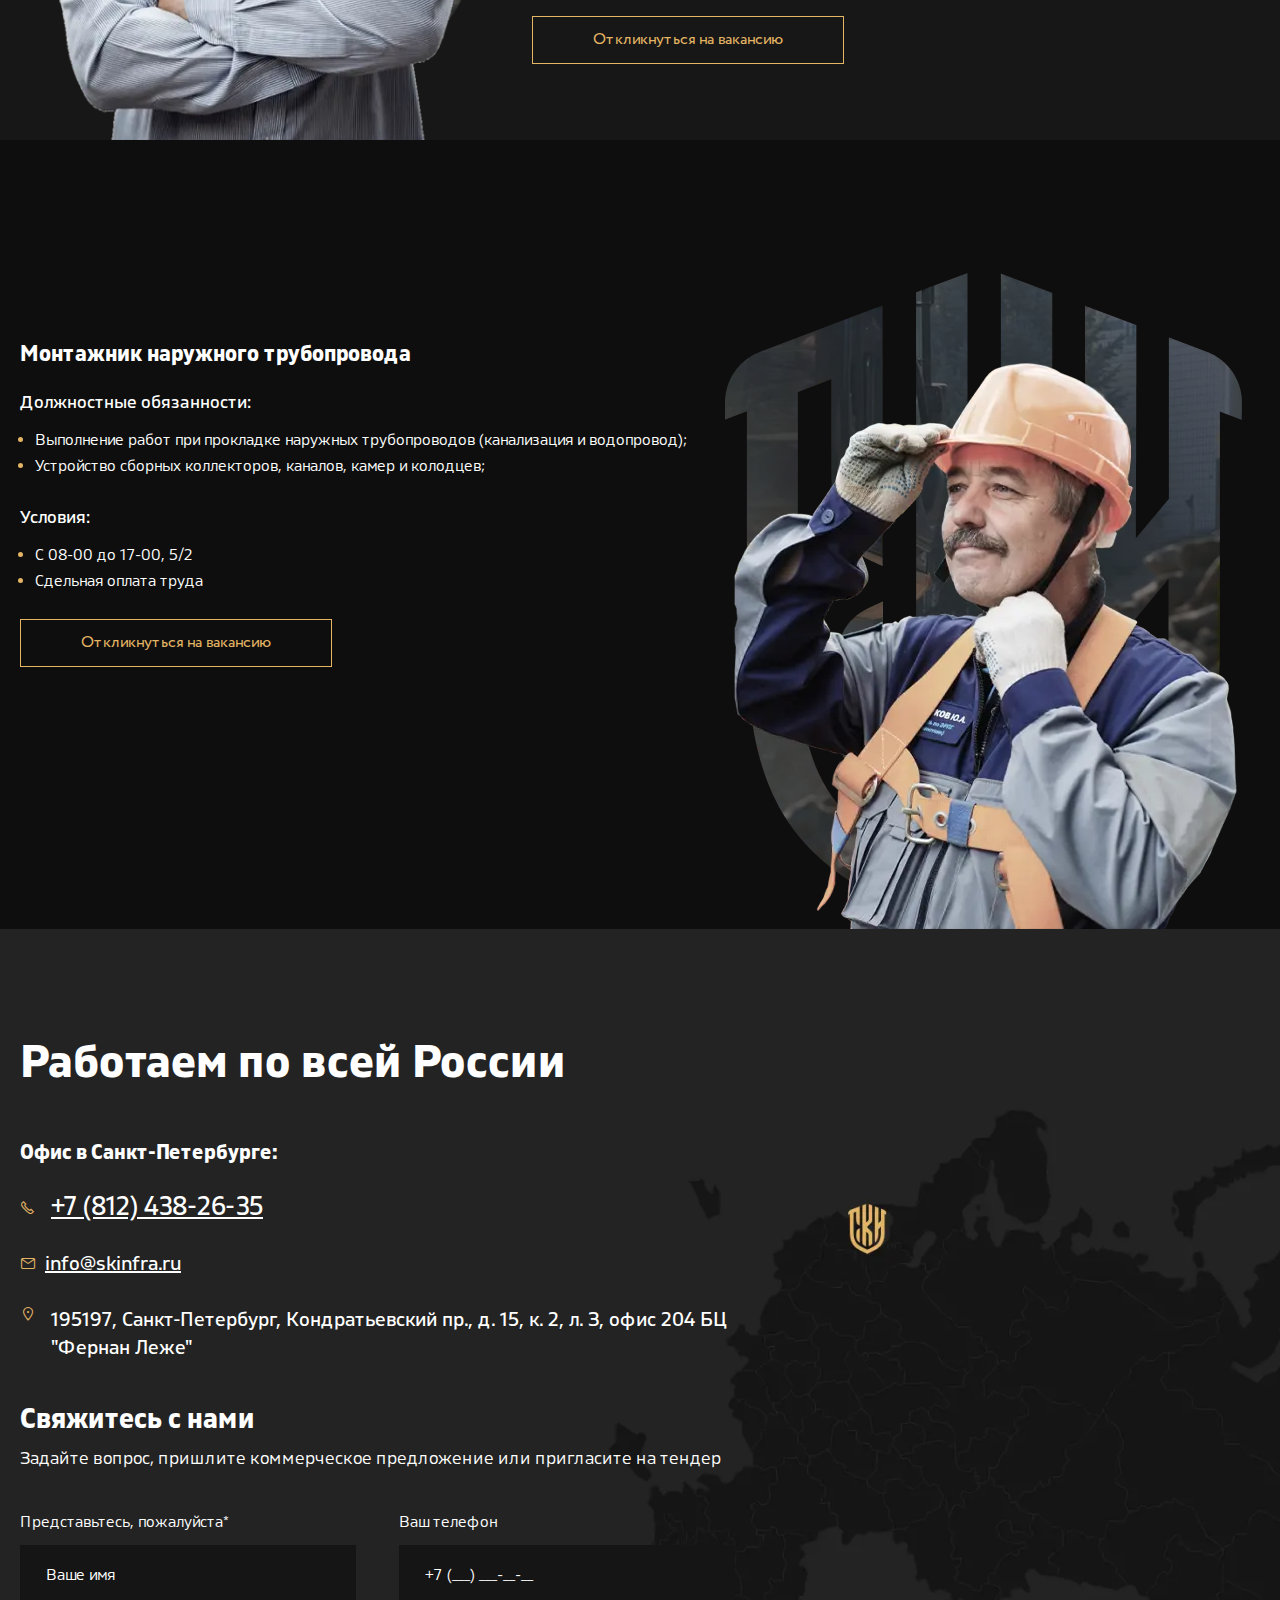
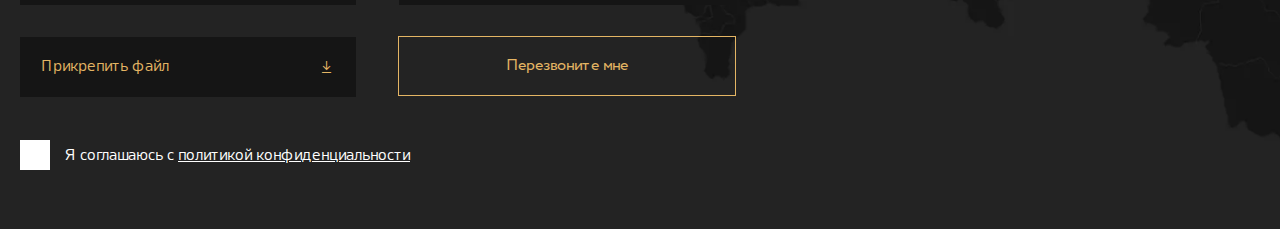
<file: vacancies.html>
<!DOCTYPE html><html lang="ru">	<head>	<title>СК Инфраструктура</title>	<meta charset="UTF-8">	<meta name="format-detection" content="telephone=no">	<link rel="stylesheet" href="css/style.min.css">	<link rel="shortcut icon" href="favicon.ico" type="image/x-icon">	<!-- <meta name="robots" content="noindex, nofollow"> -->	<!-- <meta name="viewport" content="width=device-width, initial-scale=1.0, maximum-scale=1.0, user-scalable=0"> -->	<meta name="viewport" content="width=device-width, initial-scale=1.0"></head>	<body>		<div class="wrapper">			<header class="header">				<div class="header__content _container">					<nav class="header__menu menu">										<div class="menu__icon icon-menu">							<span></span>							<span></span>							<span></span>						</div>						<div class="menu__logo">							<a href="index.html"><picture><source srcset="img/header/header_logo.webp" type="image/webp"><img src="img/header/header_logo.png" class="menu__logo_desktop" alt="logo"></picture></a>							<picture><source srcset="img/header/header_logo_mobile.webp" type="image/webp"><img src="img/header/header_logo_mobile.png" class="menu__logo_mobile" alt="logo_mobile"></picture>						</div>						<div class="menu__body">							<div class="menu__content">								<a href="tel:+7 (812) 401-64-95" class="menu__phone">									<span>+7 (812)</span> 401-64-95								</a>								<a href="#callback" class="menu__call _icon-phone _popup-link">									<span class="menu__call_text">Обратный звонок</span>								</a>							</div>						</div>						<div class="menu__body-list">							<ul class="menu__list">								<li><a href="index.html" class="menu__link">Главная</a></li>								<li>									<a href="#" class="menu__link">Компания</a>									<ul class="menu__sub-list">										<li><a class="menu__sub-link" href="#">Вакансии</a></li>									</ul>								</li>								<li>									<a href="services.html" class="menu__link">Услуги</a>									<ul class="menu__sub-list">										<li><a  class="menu__sub-link" href="#">Сети водоснабжения</a></li>										<li><a  class="menu__sub-link" href="#">Водоотведение и канализация</a></li>										<li><a  class="menu__sub-link" href="#">Наружные тепловые сети</a></li>										<li><a  class="menu__sub-link" href="#">Монтаж Ж/Б конструкций</a></li>										<li><a  class="menu__sub-link" href="#">Благоустройство территории</a></li>									</ul>								</li>								<li><a href="#" class="menu__link">Проекты</a></li>								<li><a href="contact.html" class="menu__link">Контакты</a></li>								<li><a href="#" class="menu__link">Политика конфидециальности</a></li>							</ul>						</div>					</nav>				</div>			</header>			<main class="page__wrapper page__item-vacancies item-vacancies">				<section class="item-vacancies__items">					<div class="item-vacancies__container _container">						<div class="item-vacancies__content">							<div class="our-client__crumbs crumbs">								<a href="index.html" class="crumbs__link">Главная</a><span> / </span>Проекты							</div>							<h2 class="vacancies__title _title">Вакансии</h2>							<div class="item-vacancies__title">Начальник строительного участка</div>							<div class="item-vacancies__titile-list">Должностные обязанности:</div>							<ul class="item-vacancies__list">								<li>Организация работ на объектах (наружные инженерные: водопровод, канализация);</li>								<li>Составление тематических и производственных планов;</li>								<li>Cогласование проектов производства работ;</li>								<li>Соблюдение графиков строительства и проектов производства работ с необходимым качеством;</li>								<li>Согласование технических вопросов;</li>								<li>Работа с проектно-сметной документацией;</li>								<li>Переговоры с представителями Заказчика;</li>								<li>Взаимодействие с контролирующими и надзорными органами;</li>							</ul>							<div data-spollers class="spollers-block _spollers">								<div class="spollers-block__item">									<div data-spoller class="spollers-block__title _spoller">Требования и условия</div>									<div class="spollers-block__body">										Lorem ipsum dolor sit amet consectetur adipisicing elit. Veniam quo minima illo fugiat excepturi, modi adipisci laudantium fuga id velit eligendi voluptate cum voluptas nisi, doloribus in aspernatur placeat. Blanditiis delectus iste distinctio commodi aspernatur modi mollitia, beatae quos laborum?									</div>								</div>							</div>							<a href="#callback" class="item-vacancies__button btn-orange _popup-link">Откликнуться на вакансию</a>						</div>						<div class="item-vacancies__img ibg">							<picture><source srcset="img/vacancies/01.webp" type="image/webp"><img src="img/vacancies/01.png" alt="staff"></picture>						</div>					</div>				</section>				<section class="item-vacancies__items">					<div class="item-vacancies__container _container">						<div class="item-vacancies__content">							<div class="item-vacancies__title">Производитель работ (Прораб)</div>							<div class="item-vacancies__titile-list">Должностные обязанности:</div>							<ul class="item-vacancies__list">								<li>Руководство рабочими‚ их распределение и контроль выполнения поставленных задач;</li>								<li>Организация производства строительно-монтажных работ в соответствии с проектной документацией;</li>								<li>Cтроительными нормами и правилами‚ техническими условиями и другими нормативными документами;</li>								<li>Обеспечение выполнения графика производства работ;</li>								<li>Составление заявок на материалы‚ конструкции‚ детали‚ инструмент‚ инвентарь‚ машины и механизмы;</li>								<li>Ведение исполнительной документации‚ контроль качества работ;</li>								<li>Работа с представителями заказчика на объекте;</li>								<li>Составление табелей учета рабочего времени;</li>								<li>Обмеры‚ учет выполненных работ;</li>								<li>Контроль состояние техники безопасности‚ соблюдение рабочими инструкций по охране труда;</li>								<li>Ответственность за сохранность и рациональное использование материалов и инструментов;</li>							</ul>							<div data-spollers class="spollers-block _spollers">								<div class="spollers-block__item">									<div data-spoller class="spollers-block__title _spoller">Требования и условия</div>									<div class="spollers-block__body">										Lorem ipsum dolor sit amet consectetur adipisicing elit. Veniam quo minima illo fugiat excepturi, modi adipisci laudantium fuga id velit eligendi voluptate cum voluptas nisi, doloribus in aspernatur placeat. Blanditiis delectus iste distinctio commodi aspernatur modi mollitia, beatae quos laborum?									</div>								</div>							</div>							<a href="#callback" class="item-vacancies__button btn-orange _popup-link">Откликнуться на вакансию</a>						</div>						<div class="item-vacancies__img">							<picture><source srcset="img/vacancies/02.webp" type="image/webp"><img src="img/vacancies/02.png" alt="staff"></picture>						</div>					</div>				</section>				<section class="item-vacancies__items">					<div class="item-vacancies__container _container">						<div class="item-vacancies__content">							<div class="item-vacancies__title">Монтажник наружного трубопровода</div>							<div class="item-vacancies__titile-list">Должностные обязанности:</div>							<ul class="item-vacancies__list">								<li>Выполнение работ при прокладке наружных трубопроводов (канализация и водопровод);</li>								<li>Устройство сборных коллекторов‚ каналов‚ камер и колодцев;</li>																</ul>							<div class="item-vacancies__titile-list">Условия:</div>							<ul class="item-vacancies__list">								<li>С 08-00 до 17-00, 5/2</li>								<li>Сдельная оплата труда</li>																</ul>							<a href="#callback" class="item-vacancies__button btn-orange _popup-link">Откликнуться на вакансию</a>						</div>						<div class="item-vacancies__img">							<picture><source srcset="img/vacancies/03.webp" type="image/webp"><img src="img/vacancies/03.png" alt="staff"></picture>						</div>					</div>				</section>								</main>				<footer class="page__screen screen">		<!-- ! Создаем контент экранов -->		<section class="screen__footer footer">			<div class="footer__container _container">				<div class="footer__body">					<h2 class="footer__title _title">Работаем по всей России</h2>					<div class="footer__contact contact-footer">						<div class="contact-footer__title">Офис в Санкт-Петербурге:</div>						<a href="tel:+7 (812) 438-26-35" class="contact-footer__phone _icon-phone"><span>+7 (812) 438-26-35</span></a>						<a href="mailto:info@skinfra.ru" class="contact-footer__email _icon-download _icon-msg"><span>info@skinfra.ru</span></a>						<div class="contact-footer__location _icon-label">							195197, Санкт-Петербург, Кондратьевский пр., д. 15, к. 2, л. З, офис 204 БЦ "Фернан Леже"							</div>					</div>					<div class="footer__form form-footer">						<div class="form-footer__title">Свяжитесь с нами</div>						<div class="form-footer__sub-title">Задайте вопрос, пришлите коммерческое предложение или пригласите на тендер</div>						<form enctype="multipart/form-data" action="#" method="get" class="form-footer__body">							<div class="form-footer__column">								<div class="form-footer__name">									<label for="name">Представьтесь, пожалуйста*</label>									<input autocomplete="off" id="name" type="text" name="form[]" data-value="Ваше имя" class="form-footer__inp-name input _req">								</div>								<div class="form-footer__phone">									<label for="phone">Ваш телефон</label>									<input autocomplete="off" id="phone" type="tel" name="form[]" data-value="+7 (___) ___-__-__" class="form-footer__inp-tel input _phone _req">								</div>							</div>							<div class="form-footer__column">								<div class="form-footer__file">									<label for="tfile" class="form-footer__label _icon-download ">Прикрепить файл</label>									<input autocomplete="off" id="tfile" type="file" name="form[]" >								</div>								<div class="form-footer__button">									<button type="submit" class="form__btn btn-orange">Перезвоните мне</button>								</div>								<div class="form-footer__checkbox">																			<input id="policy" type="checkbox" name="form[]" class="custom-checkbox _req">									<label for="policy" class="checkbox-label"></label>									<span class="checkbox__text"><span>Я соглашаюсь с <a class="checkbox__link" href="#">политикой конфиденциальности</a></span></span>								</div>							</div>						</form>					</div>					<div class="footer__background">						<picture><source srcset="img/footer/foot_map.webp" type="image/webp"><img src="img/footer/foot_map.png" alt="map"></picture>					</div>				</div>			</div>		</section>		<!-- ! Оболочка для изображения -->		<div class="screen__body">			<div class="screen__image" data-swiper-parallax="33%" data-swiper-parallax-scale="1.1">				<picture><source srcset="img/footer/footer_hero.webp" type="image/webp"><img src="img/footer/footer_hero.png" class="screen__image_desktop" alt="hero-footer"></picture>				<!-- <picture><source srcset="img/footer/mobile_hero.webp" type="image/webp"><img src="img/footer/mobile_hero.png" class="screen__image_mobile" alt="hero-mobile"></picture> -->			</div>		</div>	</footer>		</div>		<div class="popup popup_info-card">	<div class="popup__content">		<div class="popup__body">			<div class="popup__close"></div>			<div class="popup__items">				<div class="popup__item">					<div class="popup__title">Заказчик:</div>					<div class="popup__text">ООО Главстрой СПБ</div>				</div>			<div class="popup__item">				<div class="popup__title">Адрес объекта:</div>				<div class="popup__text">Район Юнтолово Квартал 1 этап 2 корпуса 1,2,3,4</div>			</div>			<div class="popup__item">				<div class="popup__title">Наименование работ:</div>				<div class="popup__text">Устройство прифундаментного дренажа</div>			</div>			<div class="popup__item">				<div class="popup__title">Объем выполненных работ:</div>				<div class="popup__text">582 м.п.</div>			</div>		</div>	</div></div></div><div class="popup popup_callback">	<div class="popup__content popup__content_callback">		<div class="popup__body popup__body_callback">			<div class="popup__close popup__close_callback"></div>			<div class="popup__callback callback">				<div class="callback__title">Заказать обратный звонок:</div>				<form enctype="multipart/form-data" action="#" method="get" class="callback__form form-callback">					<div class="form-callback__name">						<label for="name-call">Представьтесь, пожалуйста</label>						<input autocomplete="off" id="name-call" type="text" name="form[]"  data-value="Ваше имя" class="form-callback__name-inp input _req">					</div>					<div class="form-callback__phone">						<label for="phone-call">Ваш телефон</label>						<input autocomplete="off" id="phone-call" type="tel"  data-error="Ошибка" data-value="+7(___)-___-____" class="input form-callback__phone-inp _req _phone">					</div>					<div class="form-footer__checkbox form-footer__checkbox_callback">						<input id="policy-call" type="checkbox" name="form[]"  class="custom-checkbox _req">						<label for="policy-call" class="checkbox-label"></label>						<span class="checkbox__text"><span>Я соглашаюсь с <a class="checkbox__link" href="#">политикой конфиденциальности</a></span></span>					</div>					<div class="form-footer__button">						<button type="submit" class="form__btn btn-orange">Перезвоните мне</button>					</div>				</form>			</div>		</div>	</div></div>		<!--!Swiper --><script src="https://unpkg.com/swiper/swiper-bundle.min.js"></script><!-- <script src="https://unpkg.com/swiper@7/swiper-bundle.min.js"></script> --><script src="js/vendors.min.js"></script><script src="js/app.min.js"></script>	</body></html>
</file>
<file: css/style.min.css>
@charset "UTF-8";@font-face{font-family:Circe;font-display:swap;src:url(../fonts/Circe-Bold.woff) format("woff"),url(../fonts/Circe-Bold.woff2) format("woff2");font-weight:700;font-style:normal}@font-face{font-family:Circe;font-display:swap;src:url(../fonts/Circe-Light.woff) format("woff"),url(../fonts/Circe-Light.woff2) format("woff2");font-weight:350;font-style:normal}@font-face{font-family:Circe;font-display:swap;src:url(../fonts/Circe-Regular.woff) format("woff"),url(../fonts/Circe-Regular.woff2) format("woff2");font-weight:400;font-style:normal}@font-face{font-family:Gilam;font-display:swap;src:url(../fonts/GilamBold.woff) format("woff"),url(../fonts/GilamBold.woff2) format("woff2");font-weight:700;font-style:normal}@font-face{font-family:Gilam;font-display:swap;src:url(../fonts/GilamBook.woff) format("woff"),url(../fonts/GilamBook.woff2) format("woff2");font-weight:400;font-style:normal}@font-face{font-family:Gilam;font-display:swap;src:url(../fonts/GilamLight.woff) format("woff"),url(../fonts/GilamLight.woff2) format("woff2");font-weight:300;font-style:normal}@font-face{font-family:Gilam;font-display:swap;src:url(../fonts/GilamRegular.woff) format("woff"),url(../fonts/GilamRegular.woff2) format("woff2");font-weight:500;font-style:normal}@font-face{font-family:icons;font-display:swap;src:url(../fonts/icons.woff) format("woff"),url(../fonts/icons.woff2) format("woff2");font-weight:400;font-style:normal}@font-face{font-family:icons;font-display:swap;src:url(../fonts/icons.woff) format("woff"),url(../fonts/icons.woff2#icons) format("woff2");font-weight:400;font-style:normal;font-display:block}[class*=" _icon-"]:before,[class^=_icon-]:before{font-family:icons;font-style:normal;font-weight:400;font-variant:normal;text-transform:none;line-height:1;-webkit-font-smoothing:antialiased;-moz-osx-font-smoothing:grayscale}[class*=" _icon-"]:before,[class^=_icon-]:before{display:block}._icon-arrow_lef:before{content:""}._icon-arrow_rig:before{content:""}._icon-download:before{content:"";color:#fff}._icon-label:before{content:"";color:#e4b564}._icon-msg:before{content:"";color:#e4b564;text-decoration:none}._icon-phone:before{content:"";color:#e4b564}*{padding:0;margin:0;border:0}*,:after,:before{-webkit-box-sizing:border-box;box-sizing:border-box}aside,footer,header,nav,section{display:block}html{font-size:16px}body,html{height:100%;min-width:320px}body{line-height:1;font-family:Gilam,Circe;-ms-text-size-adjust:100%;-moz-text-size-adjust:100%;-webkit-text-size-adjust:100%}button,input,textarea{font-family:Gilam,Circe;font-size:inherit}input::-ms-clear{display:none}button{cursor:pointer;background-color:inherit}button::-moz-focus-inner{padding:0;border:0}a,a:visited{text-decoration:none}a:hover{text-decoration:none}ul li{list-style:none}img{vertical-align:top}h1,h2,h3,h4,h5,h6{font-weight:inherit;font-size:inherit}body,html{height:100%;color:#000}body._lock,html._lock{overflow:hidden}.wrapper{width:100%;min-height:100%;opacity:0}.wrapper._loaded{opacity:1}.wrapper._loaded .header{-webkit-transform:translate(0,0);-ms-transform:translate(0,0);transform:translate(0,0);-webkit-transition:-webkit-transform .8s ease .8s;transition:-webkit-transform .8s ease .8s;-o-transition:transform .8s ease .8s;transition:transform .8s ease .8s;transition:transform .8s ease .8s,-webkit-transform .8s ease .8s}.wrapper._loaded .page__pagination{-webkit-transform:translate(0,-50%);-ms-transform:translate(0,-50%);transform:translate(0,-50%);opacity:1;visibility:visible;-webkit-transition:-webkit-transform .6s ease .8s;transition:-webkit-transform .6s ease .8s;-o-transition:transform .6s ease .8s;transition:transform .6s ease .8s;transition:transform .6s ease .8s,-webkit-transform .6s ease .8s}.wrapper._free .page__pagination{-webkit-transition:all .3s ease 0s;-o-transition:all .3s ease 0s;transition:all .3s ease 0s;-webkit-transform:translate(120px,50%);-ms-transform:translate(120px,50%);transform:translate(120px,50%);opacity:0}._container{max-width:1500px;margin:0 auto;padding:0 20px}.form__error{color:red;font-size:16px;text-align:center;margin:5px 0 0 0}.btn{display:-webkit-inline-box;display:-ms-inline-flexbox;display:inline-flex;-webkit-transition:all .3s ease 0s;-o-transition:all .3s ease 0s;transition:all .3s ease 0s;color:#e4b564;border:1px solid #e4b564}.select{position:relative}.select__item{position:relative}.select__title{color:#000;border:1px solid #d9d9d9;background-color:#fff;cursor:pointer;border-radius:4px}.select__value{display:-webkit-box;display:-ms-flexbox;display:flex;font-size:14px;height:30px;padding:0 15px;-webkit-box-align:center;-ms-flex-align:center;align-items:center;-webkit-box-pack:justify;-ms-flex-pack:justify;justify-content:space-between;-webkit-box-orient:horizontal;-webkit-box-direction:reverse;-ms-flex-direction:row-reverse;flex-direction:row-reverse}.select__value span{height:1em;overflow:hidden;display:-webkit-box;-webkit-line-clamp:1;-webkit-box-orient:vertical}.select__value:before{content:"";display:inline-block;-webkit-transition:all .3s ease 0s;-o-transition:all .3s ease 0s;transition:all .3s ease 0s;width:11px;height:7px;background:url(../img/icons/select.svg) center/100% no-repeat}.select__input{width:100%;background-color:transparent;height:100%}.select__options{color:#000;position:absolute;top:29px;border-radius:0 0 4px 4px;min-width:100%;left:0;background-color:#fff;border-top:0;border:1px solid #d9d9d9;border-top:0;font-size:14px;padding:10px 0 5px 0}.select__option{cursor:pointer;padding:5px 15px;margin:0}.select._active{z-index:5}.select._active .select__value:before{-webkit-transform:rotate(-180deg);-ms-transform:rotate(-180deg);transform:rotate(-180deg)}.select._active .select__options{display:block}input[type=email],input[type=tel],input[type=text],textarea{-webkit-appearance:none;-moz-appearance:none;appearance:none}input[type=email]:focus,input[type=tel]:focus,input[type=text]:focus,textarea:focus{outline:0}.input{border-radius:0!important;width:100%;display:block;padding:0 25px;border:1px solid transparent}.input._focus{border:1px solid #e4b564}.input._error{border:2px solid red}textarea.input{resize:none;padding:0 0}.custom-checkbox{position:absolute;z-index:-1;opacity:0}.checkbox-label{-ms-flex-item-align:center;-ms-grid-row-align:center;align-self:center}.custom-checkbox+label{display:-webkit-box;display:-ms-flexbox;display:flex;-ms-flex-wrap:wrap;flex-wrap:wrap;-webkit-box-align:center;-ms-flex-align:center;align-items:center;-webkit-user-select:none;-moz-user-select:none;-ms-user-select:none;user-select:none;margin:0}.custom-checkbox+label::before{content:"";display:inline-block;width:30px;height:30px;-webkit-box-flex:0;-ms-flex:0 0 auto;flex:0 0 auto;cursor:pointer;margin:0 15px 0 0;background-repeat:no-repeat;background-position:center center;background-size:50% 50%;background-color:#fff}.custom-checkbox:checked+label::before{border-color:#fff;background-color:#e4b564;background-image:url("data:image/svg+xml,%3csvg xmlns='http://www.w3.org/2000/svg' viewBox='0 0 8 8'%3e%3cpath fill='%23fff' d='M6.564.75l-3.59 3.612-1.538-1.55L0 4.26 2.974 7.25 8 2.193z'/%3e%3c/svg%3e")}.form__error{display:block}.options{display:-webkit-box;display:-ms-flexbox;display:flex;-webkit-box-orient:vertical;-webkit-box-direction:normal;-ms-flex-direction:column;flex-direction:column;-webkit-box-align:start;-ms-flex-align:start;align-items:flex-start}.options__item{position:relative;cursor:pointer}.options__input{position:absolute;width:0;height:0;opacity:0;left:0;top:0;visibility:hidden}.options__input:checked+.options__text:after{-webkit-transform:scale(1);-ms-transform:scale(1);transform:scale(1)}.options__text{display:-webkit-inline-box;display:-ms-inline-flexbox;display:inline-flex;-webkit-box-align:center;-ms-flex-align:center;align-items:center;position:relative;font-size:16px;color:#fff;letter-spacing:-.3px;line-height:calc(20 / 16)}.options__text:before{content:"";-ms-flex-item-align:start;align-self:flex-start;margin:0 14px 0 0;-webkit-box-flex:0;-ms-flex:0 0 20px;flex:0 0 20px;left:0;top:0;border-radius:50%;width:20px;height:18px;background:#fff;border:1px solid #a7a9ac}.options__text:after{content:"";-webkit-transition:all .3s ease 0s;-o-transition:all .3s ease 0s;transition:all .3s ease 0s;-webkit-transform:scale(0);-ms-transform:scale(0);transform:scale(0);width:10px;height:10px;border-radius:50%;background-color:#77243a;position:absolute;left:5px;top:4px}.rating{display:-webkit-box;display:-ms-flexbox;display:flex;-webkit-box-align:end;-ms-flex-align:end;align-items:flex-end;font-size:40px;line-height:.75;-webkit-transition:opacity .3s ease 0s;-o-transition:opacity .3s ease 0s;transition:opacity .3s ease 0s}.rating.rating_sending{opacity:.2}.rating.rating_set .rating__active,.rating.rating_set .rating__item{cursor:pointer}.rating__body{position:relative}.rating__body::before{content:"★★★★★";display:block}.rating__active{position:absolute;width:0%;height:100%;top:0;left:0;overflow:hidden}.rating__active::before{content:"★★★★★";position:absolute;width:100%;height:100%;top:0;left:0;color:#ffd300}.rating__items{display:-webkit-box;display:-ms-flexbox;display:flex;position:absolute;width:100%;height:100%;top:0;left:0}.rating__item{-webkit-box-flex:0;-ms-flex:0 0 20%;flex:0 0 20%;height:100%;opacity:0}.rating__value{font-size:50%;line-height:1;padding:0 0 0 10px}.quantity{width:88px;height:40px;display:-webkit-box;display:-ms-flexbox;display:flex;border:1px solid rgba(166,166,166,.45)}.quantity__button{-webkit-box-flex:0;-ms-flex:0 0 30px;flex:0 0 30px;position:relative;cursor:pointer}.quantity__button::after,.quantity__button::before{content:"";position:absolute;top:50%;left:50%;-webkit-transition:all .3s ease 0s;-o-transition:all .3s ease 0s;transition:all .3s ease 0s;margin:0 0 0 -4.5px;background-color:#a6a6a6;width:9px;height:1px}.quantity__button_plus::before{-webkit-transform:rotate(-90deg);-ms-transform:rotate(-90deg);transform:rotate(-90deg)}.quantity__input{-webkit-box-flex:1;-ms-flex:1 1 auto;flex:1 1 auto}.quantity__input input{height:100%;color:#a6a6a6;font-size:12px;width:100%;text-align:center}.row:after{display:block;content:"";clear:both}.rub:after{content:"₽"}ol.counter{list-style-type:none;counter-reset:item}ol.counter li{position:relative;padding:0 0 0 45px}ol.counter li:before{counter-increment:item;content:counter(item);position:absolute;left:0;top:0;color:#818181;font-size:14px;font-weight:700;text-align:center;line-height:26px;border-radius:50%;width:28px;height:28px;border:1px solid #4274bb}.ellipsis{display:block;overflow:hidden;width:100%;white-space:nowrap;-o-text-overflow:ellipsis;text-overflow:ellipsis}.es{overflow:hidden;white-space:nowrap;-o-text-overflow:ellipsis;text-overflow:ellipsis}.table{display:table;font-size:0;width:100%}.trow{display:table-row}.cell{display:table-cell}.cell.full{width:100%}._ibg{position:relative}._ibg img{display:-webkit-box;display:-ms-flexbox;display:flex;position:absolute;max-width:100%;height:100%;top:0;left:0;-o-object-fit:cover;object-fit:cover}._video{position:relative;overflow:hidden;height:0;padding-bottom:56.25%}._video embed,._video iframe,._video object,._video video{position:absolute;top:0;left:0;width:100%;height:100%}.videobg embed,.videobg iframe,.videobg object,.videobg video{position:fixed;top:50%;left:50%;min-width:100%;min-height:100%;width:auto;height:auto;z-index:-100;-webkit-transform:translateX(-50%) translateY(-50%);-ms-transform:translateX(-50%) translateY(-50%);transform:translateX(-50%) translateY(-50%);background-size:cover}._more-content{-webkit-transition:all .3s ease 0s;-o-transition:all .3s ease 0s;transition:all .3s ease 0s;overflow:hidden}._more-link{cursor:pointer}._more-link span{font-style:normal}._more-link span:first-child{display:block}._more-link span:last-child{display:none}._more-link._active span{font-style:normal}._more-link._active span:first-child{display:none}._more-link._active span:last-child{display:block}#map{background:url(../img/icons/loading.gif) center/50px no-repeat}._swiper{overflow:hidden}._swiper .swiper-wrapper{width:100%;height:100%;-webkit-box-sizing:content-box;box-sizing:content-box;display:-webkit-box;display:-ms-flexbox;display:flex;position:relative}._swiper.swiper-container-vertical .swiper-wrapper{-webkit-box-orient:vertical;-webkit-box-direction:normal;-ms-flex-direction:column;flex-direction:column}._swiper.swiper-container-autoheight .swiper-wrapper{-webkit-box-align:start;-ms-flex-align:start;align-items:flex-start}.swiper-container-initialized .swiper-slide{-ms-flex-negative:0;flex-shrink:0}.swiper-container-android .swiper-slide,.swiper-container-android .swiper-wrapper{-webkit-transform:translate3d(0,0,0);transform:translate3d(0,0,0)}.swiper-button-lock{display:none!important}._tabs-block{display:none}._tabs-block._active{display:block}.mirror{-webkit-transform:scale(-1,1);-ms-transform:scale(-1,1);transform:scale(-1,1)}.nicescroll-rails{z-index:1000!important}._custom-scroll{position:fixed;right:0;top:0;width:3px;height:100%;z-index:1000}._custom-scroll__line{background-color:rgba(0,0,0,.5);border-radius:3px 0 0 3px;position:relative;left:0;top:0;width:100%}.page__pagination{position:absolute;top:50%;right:80px;-webkit-transform:translate(120px,-50%);-ms-transform:translate(120px,-50%);transform:translate(120px,-50%);opacity:0;visibility:hidden;display:-webkit-box;display:-ms-flexbox;display:flex;-webkit-box-orient:vertical;-webkit-box-direction:normal;-ms-flex-direction:column;flex-direction:column}.page__bullet{width:8px;height:8px;cursor:pointer;background-color:#fff;margin:25px 0 0 0;-webkit-transition:background-color .8s ease 0s;-o-transition:background-color .8s ease 0s;transition:background-color .8s ease 0s}.page__bullet_active{background-color:#e4b564}.page__scroll{position:absolute;top:0;right:0;width:4px;height:100%;background-color:rgba(0,0,0,.2)}.page__drag-scroll{position:absolute;top:0;left:0;width:100%;background-color:rgba(228,181,100,.8);cursor:pointer}._title{font-weight:700;font-size:50px;color:#fff}.btn-orange{color:#e4b564;border:1px solid #e4b564;display:-webkit-inline-box;display:-ms-inline-flexbox;display:inline-flex;text-align:center;-webkit-box-align:center;-ms-flex-align:center;align-items:center;font-family:Circe;-webkit-transition:all .3s ease 0s;-o-transition:all .3s ease 0s;transition:all .3s ease 0s}.slider-arrows{display:-webkit-box;display:-ms-flexbox;display:flex;-webkit-column-gap:16px;-moz-column-gap:16px;column-gap:16px;-webkit-box-align:center;-ms-flex-align:center;align-items:center;-webkit-box-pack:center;-ms-flex-pack:center;justify-content:center}.slider-arrow{height:40px;width:40px;border:1px solid #e4b564;color:#e4b564;-webkit-transition:all .3s ease 0s;-o-transition:all .3s ease 0s;transition:all .3s ease 0s}.swiper-pagination-bullets{display:-webkit-inline-box;display:-ms-inline-flexbox;display:inline-flex}.swiper-pagination-bullet{cursor:pointer;-webkit-box-flex:0;-ms-flex:0 0 8px;flex:0 0 8px;height:8px;margin:2px 0;background-color:#f1f2f8;-webkit-transition:all .3s ease 0s;-o-transition:all .3s ease 0s;transition:all .3s ease 0s;border-radius:50%}.swiper-pagination-bullet:not(:last-child){margin-right:21px}.swiper-pagination-bullet-active{background-color:#e4b564}::-webkit-scrollbar{width:4px;height:8px;background-color:#000;opacity:1}::-webkit-scrollbar-thumb{background-color:#e4b564}::-webkit-scrollbar-thumb:hover{background-color:#e18700}.popup{-webkit-overflow-scrolling:touch;z-index:100;padding:30px 10px;position:fixed;top:0;left:0;width:100%;height:100%;-webkit-transition:visibility .8s ease 0s;-o-transition:visibility .8s ease 0s;transition:visibility .8s ease 0s;visibility:hidden}.popup::before{content:"";background-color:rgba(0,0,0,.9);position:fixed;width:100%;height:100%;top:0;left:0;opacity:0;-webkit-transition:opacity .8s ease 0s;-o-transition:opacity .8s ease 0s;transition:opacity .8s ease 0s}.popup.show{visibility:visible;overflow:auto}.popup.show::before{opacity:1}.popup.show .popup__body{-webkit-transform:scale(1);-ms-transform:scale(1);transform:scale(1)}.popup._active{overflow:auto;visibility:visible}.popup._active::before{opacity:1}.popup._active .popup__body{-webkit-transition:all .3s ease .2s;-o-transition:all .3s ease .2s;transition:all .3s ease .2s;-webkit-transform:scale(1);-ms-transform:scale(1);transform:scale(1)}.popup__content{display:-webkit-box;display:-ms-flexbox;display:flex;-webkit-box-orient:vertical;-webkit-box-direction:normal;-ms-flex-direction:column;flex-direction:column;-webkit-box-align:center;-ms-flex-align:center;align-items:center;min-height:100%;-webkit-box-flex:1;-ms-flex:1 1 auto;flex:1 1 auto;width:100%;display:flex;-webkit-box-pack:center;-ms-flex-pack:center;justify-content:center;align-items:center}.popup__body{-webkit-transform:scale(0);-ms-transform:scale(0);transform:scale(0);-webkit-transition:all .3s ease 0s;-o-transition:all .3s ease 0s;transition:all .3s ease 0s;background-color:#000;padding:90px;width:100%;max-width:650px}.popup__close{width:24px;height:24px;position:absolute;top:30px;right:30px;cursor:pointer;z-index:30;background-image:url(../img/icons/close.svg);background-size:cover;background-repeat:no-repeat}.popup__body{background-color:#000;border:1px solid #e4b564;width:100%;padding:90px;max-width:650px}.popup__close{width:24px;height:24px;position:absolute;top:30px;right:30px;z-index:20;color:#e4b564}.popup__items{color:#fff;display:-webkit-box;display:-ms-flexbox;display:flex;-webkit-box-orient:vertical;-webkit-box-direction:normal;-ms-flex-direction:column;flex-direction:column}.popup__item:not(:last-child){margin-bottom:45px}.popup__title{font-size:20px;font-weight:700;margin-bottom:20px}.popup__text{font-size:20px}.callback{color:#fff}.callback__title{font-size:20px;margin-bottom:25px;font-weight:700}.form-callback__name{margin-bottom:25px}.form-callback__name-inp input{height:50px}.form-callback__phone{margin-bottom:25px}.form-footer__checkbox{margin-bottom:30px}.header{position:fixed;width:100%;height:100px;top:0;left:0;z-index:50;-webkit-transform:translate(0,-100%);-ms-transform:translate(0,-100%);transform:translate(0,-100%);background-color:rgba(0,0,0,.2)}.header__menu{display:-webkit-box;display:-ms-flexbox;display:flex;min-height:100px;-webkit-box-align:center;-ms-flex-align:center;align-items:center;-webkit-box-pack:start;-ms-flex-pack:start;justify-content:flex-start}.menu__body{-webkit-box-flex:1;-ms-flex:1 1 auto;flex:1 1 auto;display:-webkit-box;display:-ms-flexbox;display:flex;-webkit-box-pack:end;-ms-flex-pack:end;justify-content:flex-end;-webkit-box-align:center;-ms-flex-align:center;align-items:center;z-index:100}.menu__logo{margin-left:30px}.menu__content{display:-webkit-box;display:-ms-flexbox;display:flex;-webkit-box-align:center;-ms-flex-align:center;align-items:center}.menu__phone{color:#fff;font-size:20px;font-weight:700;line-height:150%;font-family:Circe;-webkit-transition:color .3s ease 0s;-o-transition:color .3s ease 0s;transition:color .3s ease 0s;margin-right:40px}.menu__phone span{color:#e4b564}.menu__call{display:-webkit-inline-box;display:-ms-inline-flexbox;display:inline-flex;color:#e4b564;font-size:18px;line-height:166.6666666667%;-webkit-box-align:center;-ms-flex-align:center;align-items:center;font-family:Circe;padding:10px 25px 10px 30px;-webkit-transition:all .3s ease 0s;-o-transition:all .3s ease 0s;transition:all .3s ease 0s;border:1px solid #e4b564}.menu__call::before{margin:0 8px 0 0}.menu__body-list{padding-top:150px;padding-bottom:100px;position:fixed;display:-webkit-box;display:-ms-flexbox;display:flex;-webkit-box-orient:vertical;-webkit-box-direction:normal;-ms-flex-direction:column;flex-direction:column;width:50%;height:100vh;-webkit-box-align:center;-ms-flex-align:center;align-items:center;top:0;left:0;background-color:#151515;color:#fff;z-index:21;-webkit-transform:translate(-100%,0);-ms-transform:translate(-100%,0);transform:translate(-100%,0);-webkit-transition:-webkit-transform .4s ease 0s;transition:-webkit-transform .4s ease 0s;-o-transition:transform .4s ease 0s;transition:transform .4s ease 0s;transition:transform .4s ease 0s,-webkit-transform .4s ease 0s;overflow:auto}.menu__body-list._active{-webkit-transform:translate(0,0);-ms-transform:translate(0,0);transform:translate(0,0);z-index:99;overflow:auto}.menu__link{font-size:24px;line-height:233.3333333333%;color:#fff;font-weight:500;-webkit-transition:color .3s ease 0s;-o-transition:color .3s ease 0s;transition:color .3s ease 0s}.menu__sub-link{font-size:20px;line-height:180%;font-weight:300;color:#fff;-webkit-transition:color .3s ease 0s;-o-transition:color .3s ease 0s;transition:color .3s ease 0s}.icon-menu{display:block;position:relative;width:30px;height:25px;cursor:pointer;z-index:100}.icon-menu span{-webkit-transition:all .3s ease 0s;-o-transition:all .3s ease 0s;transition:all .3s ease 0s;top:calc(50% - 1px);left:0;position:absolute;width:100%;height:3px;background-color:#e5e5e5}.icon-menu span:first-child{top:0}.icon-menu span:last-child{top:auto;bottom:-1px}.icon-menu._active span{-webkit-transform:scale(0);-ms-transform:scale(0);transform:scale(0)}.icon-menu._active span:first-child{-webkit-transform:rotate(-45deg);-ms-transform:rotate(-45deg);transform:rotate(-45deg);top:calc(50% - 1px)}.icon-menu._active span:last-child{-webkit-transform:rotate(45deg);-ms-transform:rotate(45deg);transform:rotate(45deg);bottom:calc(50% - 2px)}._no-webp .footer{background-image:url(../img/footer/big_logos.png)}.footer{width:100%;height:100%;background-color:#232323;background-repeat:no-repeat;background-position:0 30%}.footer__container{-webkit-box-align:center;-ms-flex-align:center;align-items:center;-ms-flex-line-pack:center;align-content:center;display:-webkit-box;display:-ms-flexbox;display:flex;width:100%;height:100%;z-index:10}.footer__body{-webkit-box-pack:center;-ms-flex-pack:center;justify-content:center;display:-webkit-box;display:-ms-flexbox;display:flex;height:100%;-webkit-box-orient:vertical;-webkit-box-direction:normal;-ms-flex-direction:column;flex-direction:column;padding-top:115px;padding-bottom:30px;max-width:715px;-webkit-box-flex:1;-ms-flex:1 1 auto;flex:1 1 auto;z-index:10;color:#fff}.footer__title{margin-bottom:55px;line-height:110%}.footer__background{padding-top:30px;padding-bottom:20px;margin:0 -20px}.footer__background img{max-width:100%}.contact-footer{display:-webkit-box;display:-ms-flexbox;display:flex;-webkit-box-orient:vertical;-webkit-box-direction:normal;-ms-flex-direction:column;flex-direction:column;-webkit-box-align:start;-ms-flex-align:start;align-items:flex-start;margin-bottom:50px}.contact-footer__title{font-size:21px;line-height:133.3333333333%;font-weight:700}.contact-footer__title:not(:last-child){margin-bottom:30px}.contact-footer__phone{display:-webkit-inline-box;display:-ms-inline-flexbox;display:inline-flex;-webkit-box-align:center;-ms-flex-align:center;align-items:center;font-size:26px;line-height:107.6923076923%;font-weight:500;color:#fff;-webkit-transition:color .3s ease 0s;-o-transition:color .3s ease 0s;transition:color .3s ease 0s}.contact-footer__phone span{text-decoration:underline}.contact-footer__phone::before{font-size:16px;margin:0 15px 0 0}.contact-footer__phone:not(:last-child){margin-bottom:30px}.contact-footer__email{display:-webkit-inline-box;display:-ms-inline-flexbox;display:inline-flex;-webkit-box-align:center;-ms-flex-align:center;align-items:center;font-size:20px;line-height:140%;font-weight:500;color:#fff;-webkit-transition:color .3s ease 0s;-o-transition:color .3s ease 0s;transition:color .3s ease 0s}.contact-footer__email span{text-decoration:underline}.contact-footer__email::before{font-size:16px;margin:0 15px 0 0}.contact-footer__email:not(:last-child){margin-bottom:30px}.contact-footer__location{display:-webkit-inline-box;display:-ms-inline-flexbox;display:inline-flex;font-size:20px;line-height:140%;font-weight:500}.contact-footer__location::before{font-size:16px;margin:0 15px 0 0}.contact-footer__location:not(:last-child){margin-bottom:30px}.form-footer__title{font-size:30px;line-height:93.3333333333%;font-weight:600}.form-footer__title:not(:last-child){margin:0 0 13px 0}.form-footer__sub-title{font-size:18px;line-height:155.5555555556%}.form-footer__sub-title:not(:last-child){margin-bottom:40px}.form-footer__body{display:-webkit-box;display:-ms-flexbox;display:flex;-webkit-box-orient:vertical;-webkit-box-direction:normal;-ms-flex-direction:column;flex-direction:column;-ms-flex-wrap:wrap;flex-wrap:wrap}.form-footer__column{display:-webkit-box;display:-ms-flexbox;display:flex;-ms-flex-wrap:wrap;flex-wrap:wrap;-webkit-box-pack:justify;-ms-flex-pack:justify;justify-content:space-between}.form-footer__name{-webkit-box-flex:0;-ms-flex:0 1 47%;flex:0 1 47%;margin-bottom:35px}.form-footer__phone{position:relative;-webkit-box-flex:0;-ms-flex:0 1 47%;flex:0 1 47%;margin-bottom:35px}.form-footer__file{-webkit-box-flex:0;-ms-flex:0 1 47%;flex:0 1 47%;margin-bottom:35px}.form-footer__button{-webkit-box-flex:0;-ms-flex:0 1 47%;flex:0 1 47%;margin-bottom:35px}.form-footer__checkbox{-webkit-box-flex:1;-ms-flex:1 1 auto;flex:1 1 auto;display:-webkit-inline-box;display:-ms-inline-flexbox;display:inline-flex;-webkit-box-align:center;-ms-flex-align:center;align-items:center;height:30px}.form-footer__checkbox._error{color:red}.form-footer input[type=file]{display:none}.form-footer .form-footer__label{color:#e4b564;cursor:pointer;display:-webkit-box;display:-ms-flexbox;display:flex;-webkit-box-orient:horizontal;-webkit-box-direction:reverse;-ms-flex-direction:row-reverse;flex-direction:row-reverse;height:60px;padding:0 20px;-webkit-box-pack:justify;-ms-flex-pack:justify;justify-content:space-between;-webkit-box-align:center;-ms-flex-align:center;align-items:center;background-color:#151515;border:1px solid transparent;-webkit-transition:border .3s ease 0s;-o-transition:border .3s ease 0s;transition:border .3s ease 0s}.form-footer ._icon-download::before{color:#e4b564}.input{height:60px;color:#fff;background-color:#151515;font-size:16px;line-height:214.2857142857%}label{display:inline-block;margin:0 0 10px 0;font-size:16px;line-height:156.25%}.form__btn{width:100%;-webkit-box-pack:center;-ms-flex-pack:center;justify-content:center;height:58px;outline:1px solid #e4b564;border:none}.checkbox__link{color:#fff;text-decoration:underline}.page{position:fixed;width:100%;height:100%;top:0;left:0;overflow:hidden}.page__wrapper{display:-webkit-box;display:-ms-flexbox;display:flex;-webkit-box-orient:vertical;-webkit-box-direction:normal;-ms-flex-direction:column;flex-direction:column;width:100%;height:100%}.screen{-webkit-box-flex:1;-ms-flex:1 0 100%;flex:1 0 100%;position:relative}.screen__content{position:relative;z-index:2}.screen__title{font-size:50px;color:#fff}.screen__body{position:absolute;width:100%;height:100%;left:0;top:0;overflow:hidden}.screen__image{position:absolute;width:100%;height:100%;left:0;top:0}.screen__image img{position:absolute;width:100%;height:100%;left:0;top:0;-o-object-fit:cover;object-fit:cover}.infrastructure{display:-webkit-box;display:-ms-flexbox;display:flex;width:100%;height:100%}.infrastructure__container{padding-top:80px;padding-bottom:80px;display:-webkit-box;display:-ms-flexbox;display:flex;width:100%;height:100%;-webkit-box-pack:start;-ms-flex-pack:start;justify-content:flex-start;-webkit-box-align:center;-ms-flex-align:center;align-items:center}.infrastructure__body{-webkit-box-flex:1;-ms-flex:1 1 auto;flex:1 1 auto;max-width:780px}.infrastructure__header{display:-webkit-box;display:-ms-flexbox;display:flex;-webkit-box-align:center;-ms-flex-align:center;align-items:center;-webkit-box-pack:start;-ms-flex-pack:start;justify-content:flex-start;margin-bottom:40px}.infrastructure__logo{text-align:center;position:relative;width:auto;height:80px;width:70px;display:-webkit-box;display:-ms-flexbox;display:flex;-webkit-box-pack:center;-ms-flex-pack:center;justify-content:center;-webkit-box-align:center;-ms-flex-align:center;align-items:center}.infrastructure__logo img{display:block;position:absolute;max-width:100%;height:100%;top:0;left:0;-o-object-fit:cover;object-fit:cover;text-align:center}.infrastructure__title{font-size:37px;color:#fff;font-weight:600;font-family:Circe}.infrastructure__work{color:#fff}.infrastructure__list-title{font-family:Gilam;font-weight:700;font-size:24px;line-height:116.6666666667%;margin:0 0 23px 0}.infrastructure__tag{font-size:19px;line-height:157.8947368421%}.infrastructure__tag::before{content:"";display:inline-block;vertical-align:middle;position:relative;width:15px;height:2px;background-color:#fff;margin-right:12px}.jobs-card{display:-webkit-box;display:-ms-flexbox;display:flex;-ms-flex-wrap:wrap;flex-wrap:wrap;-webkit-column-gap:30px;-moz-column-gap:30px;column-gap:30px;row-gap:32px}.jobs-card:not(:last-child){margin-bottom:60px}.jobs-card__item{-webkit-box-flex:0;-ms-flex:0 1 30.7%;flex:0 1 30.7%;display:-webkit-box;display:-ms-flexbox;display:flex;-webkit-box-pack:center;-ms-flex-pack:center;justify-content:center;-webkit-box-align:center;-ms-flex-align:center;align-items:center}.jobs-card__icon{width:70px;height:70px;margin-right:19px}.jobs-card__icon img{width:70px;height:70px}.jobs-card__text{color:#fff;font-family:Circe;font-size:18px;line-height:130%;font-weight:400}.principles{height:100%;background-color:#171717;display:-webkit-box;display:-ms-flexbox;display:flex;-webkit-box-align:center;-ms-flex-align:center;align-items:center;padding-top:130px;padding-bottom:60px}.principles__container{-webkit-box-flex:0;-ms-flex:0 1 auto;flex:0 1 auto}.principles__body{display:-webkit-box;display:-ms-flexbox;display:flex;-webkit-box-align:start;-ms-flex-align:start;align-items:flex-start;position:relative;-webkit-box-pack:center;-ms-flex-pack:center;justify-content:center;-webkit-column-gap:80px;-moz-column-gap:80px;column-gap:80px}.principles__our-principles{-webkit-box-flex:0;-ms-flex:0 0 46.9798657718%;flex:0 0 46.9798657718%;padding-top:40px}.principles__slider{-webkit-box-flex:0;-ms-flex:0 1 auto;flex:0 1 auto;min-width:0;-ms-flex-item-align:start;align-self:flex-start}.our-principles{position:relative;z-index:5}.our-principles__title{margin-bottom:80px}.our-principles__card{display:-webkit-box;display:-ms-flexbox;display:flex;-webkit-box-orient:vertical;-webkit-box-direction:normal;-ms-flex-direction:column;flex-direction:column;-webkit-box-pack:justify;-ms-flex-pack:justify;justify-content:space-between}.our-principles__button{display:block;font-size:18px;line-height:166.6666666667%;color:#e4b564;border:1px solid #e4b564;padding:10px 35px;text-align:center;-webkit-transition:all .3s ease 0s;-o-transition:all .3s ease 0s;transition:all .3s ease 0s}.card-principles{margin:0 0 40px 0}.card-principles__item{display:-webkit-box;display:-ms-flexbox;display:flex;-webkit-box-align:start;-ms-flex-align:start;align-items:flex-start;margin-left:10px}.card-principles__item:not(:last-child){margin-bottom:50px}.card-principles__logo{margin-right:35px;width:80px;height:80px}.card-principles__logo img{width:80px;height:80px}.card-principles__content{color:#fff;font-family:Circe}.card-principles__title{font-size:23px;line-height:100%;font-weight:700;margin:0 0 17px 0}.card-principles__tags{font-size:18px}.card-principles__tag:not(:last-child){margin:0 0 .6666666667em 0}.slider-principle__body{width:730px;overflow:visible}.slider-principle__img{padding:0 0 109% 0}.slider-principle__content{background-color:#202020;display:-webkit-box;display:-ms-flexbox;display:flex;-webkit-box-orient:vertical;-webkit-box-direction:normal;-ms-flex-direction:column;flex-direction:column;font-family:Circe;color:#fff;-webkit-box-flex:0;-ms-flex:0 1 auto;flex:0 1 auto;padding:30px;bottom:130px}.slider-principle__title{font-size:20px;font-weight:700;line-height:100%}.slider-principle__title:not(:last-child){margin:0 0 .6em 0}.slider-principle__text{font-size:16px;font-weight:350;line-height:125%}.slider-principle__text:not(:last-child){margin:0 0 1.375em 0}.controls-slider-principle{display:-webkit-box;display:-ms-flexbox;display:flex;-webkit-box-pack:justify;-ms-flex-pack:justify;justify-content:space-between;-webkit-box-align:center;-ms-flex-align:center;align-items:center}.controls-slider-principle__dotts{-webkit-box-flex:1;-ms-flex:1 1 auto;flex:1 1 auto}.our-client{display:-webkit-box;display:-ms-flexbox;display:flex;-webkit-box-align:center;-ms-flex-align:center;align-items:center;height:100%;padding-top:110px;background-color:#0e0e0e}.our-client__body{display:-webkit-box;display:-ms-flexbox;display:flex;-webkit-box-orient:vertical;-webkit-box-direction:normal;-ms-flex-direction:column;flex-direction:column;-webkit-box-flex:1;-ms-flex:1 0 auto;flex:1 0 auto}.our-client__header{display:-webkit-box;display:-ms-flexbox;display:flex;-webkit-box-align:center;-ms-flex-align:center;align-items:center;-webkit-box-pack:justify;-ms-flex-pack:justify;justify-content:space-between;margin-bottom:60px}.our-client__button{display:-webkit-inline-box;display:-ms-inline-flexbox;display:inline-flex;-webkit-box-pack:center;-ms-flex-pack:center;justify-content:center;-webkit-box-align:center;-ms-flex-align:center;align-items:center;padding:10px 40px;font-size:18px;line-height:166.6666666667%}.our-client__card-client{margin-bottom:30px}.card-client{display:-ms-grid;display:grid;-ms-grid-columns:(minmax(280px,430px))[3];grid-template-columns:repeat(3,minmax(280px,430px));grid-auto-flow:row;-webkit-box-pack:center;-ms-flex-pack:center;justify-content:center}.card-client__item{position:relative;display:-webkit-box;display:-ms-flexbox;display:flex;-webkit-box-orient:vertical;-webkit-box-direction:normal;-ms-flex-direction:column;flex-direction:column}.card-client__img{padding:0 0 81.8181818182% 0}.card-client__content_logo{display:-webkit-box;display:-ms-flexbox;display:flex;-webkit-box-pack:center;-ms-flex-pack:center;justify-content:center;-webkit-box-align:center;-ms-flex-align:center;align-items:center;text-align:center;width:90px;height:70px;margin:0 auto 15px auto}.card-client__title{font-size:21px;font-weight:500;line-height:133.3333333333%;color:#fff}.card-client__adress{font-size:21px;line-height:133.3333333333%;color:#fff}.our-client__title_projects{margin-bottom:85px}.crumbs{display:-webkit-box;display:-ms-flexbox;display:flex;-ms-flex-wrap:wrap;flex-wrap:wrap;row-gap:10px;font-family:Circe;font-size:18px;color:#606060;margin-bottom:40px;padding:0 15px 0 0}.crumbs span{margin:0 10px}.crumbs__link{color:#606060;text-decoration:underline;-webkit-transition:color .3s ease 0s;-o-transition:color .3s ease 0s;transition:color .3s ease 0s}.card-client__labels{position:absolute;z-index:30;display:-webkit-box;display:-ms-flexbox;display:flex;-webkit-box-orient:vertical;-webkit-box-direction:normal;-ms-flex-direction:column;flex-direction:column;top:30px;right:25px}.card-client__label{width:22px;height:22px;border-radius:50%;display:-webkit-inline-box;display:-ms-inline-flexbox;display:inline-flex;-webkit-box-pack:center;-ms-flex-pack:center;justify-content:center;-webkit-box-align:center;-ms-flex-align:center;align-items:center;color:#fff;z-index:30;font-size:13px;font-weight:500}.card-client__label:not(:last-child){margin:0 0 10px 0}.card-client__label_in-jobs{background-color:#e4b564}.card-client__label_end-jobs{background-color:#69ce6d}.card-client__body{z-index:25}.item-vacancies__items{display:-webkit-box;display:-ms-flexbox;display:flex;-webkit-box-orient:vertical;-webkit-box-direction:normal;-ms-flex-direction:column;flex-direction:column;-webkit-box-flex:1;-ms-flex:1 1 100%;flex:1 1 100%;position:relative;background-color:#0e0e0e;padding-top:150px}.item-vacancies__items:nth-child(even){background-color:#171717}.item-vacancies__items:first-child{padding-top:150px}.item-vacancies__items:first-child .item-vacancies__img{padding-top:110px}.item-vacancies__container{-webkit-box-flex:1;-ms-flex:1 1 auto;flex:1 1 auto;width:100%;height:100%;display:-webkit-box;display:-ms-flexbox;display:flex;-webkit-box-orient:horizontal;-webkit-box-direction:normal;-ms-flex-direction:row;flex-direction:row;-webkit-column-gap:20px;-moz-column-gap:20px;column-gap:20px}.item-vacancies__content{justify-self:flex-start;color:#fff}.item-vacancies__title{margin:0 0 20px 0;font-size:22px;line-height:127.2727272727%;font-weight:700}.item-vacancies__titile-list{margin:0 0 15px 0;font-size:18px;line-height:155.5555555556%;font-weight:500}.item-vacancies__list{margin:0 0 30px 15px}.item-vacancies__list li{list-style:initial}.item-vacancies__list li:not(:last-child){margin:0 0 10px 0}.item-vacancies__list li::marker{color:#e4b564}.item-vacancies__button{padding:15px 60px}.item-vacancies__img{margin:0 auto;-ms-flex-item-align:end;align-self:flex-end}.item-vacancies__img img{max-width:100%}.spollers-block{margin:0 0 30px 0}.spollers-block__title{cursor:pointer;max-width:190px;color:#e4b564;border-bottom:2px dashed #e4b564;padding:2px 0;cursor:pointer;position:relative}.spollers-block__title::before{content:"";width:11px;background-color:#e4b564;height:2px;-webkit-transition:-webkit-transform .3s ease 0s;transition:-webkit-transform .3s ease 0s;-o-transition:transform .3s ease 0s;transition:transform .3s ease 0s;transition:transform .3s ease 0s,-webkit-transform .3s ease 0s;-webkit-transform:translate(0,-50%) rotate(-45deg);-ms-transform:translate(0,-50%) rotate(-45deg);transform:translate(0,-50%) rotate(-45deg);position:absolute;right:0;top:50%}.spollers-block__title::after{content:"";width:11px;background-color:#e4b564;height:2px;-webkit-transition:-webkit-transform .3s ease 0s;transition:-webkit-transform .3s ease 0s;-o-transition:transform .3s ease 0s;transition:transform .3s ease 0s;transition:transform .3s ease 0s,-webkit-transform .3s ease 0s;-webkit-transform:translate(0,-50%) rotate(45deg);-ms-transform:translate(0,-50%) rotate(45deg);transform:translate(0,-50%) rotate(45deg);position:absolute;right:7px;top:50%}.spollers-block__title._active::before{-webkit-transform:translate(0,-50%) rotate(45deg);-ms-transform:translate(0,-50%) rotate(45deg);transform:translate(0,-50%) rotate(45deg)}.spollers-block__title._active::after{-webkit-transform:translate(0,-50%) rotate(-45deg);-ms-transform:translate(0,-50%) rotate(-45deg);transform:translate(0,-50%) rotate(-45deg)}.spollers-block__body{padding:10px 0 0 0;line-height:110%}.vacancies__title{margin:0 0 75px 0}.screen__footer_contact{display:-webkit-box;display:-ms-flexbox;display:flex;-webkit-box-pack:end;-ms-flex-pack:end;justify-content:flex-end;-webkit-box-align:stretch;-ms-flex-align:stretch;align-items:stretch;-webkit-box-flex:1;-ms-flex:1 1 auto;flex:1 1 auto;position:relative;background-color:#171717;padding-top:150px}.footer__contact-map{display:-webkit-box;display:-ms-flexbox;display:flex;position:absolute;bottom:0;right:0;-ms-flex-item-align:stretch;-ms-grid-row-align:stretch;align-self:stretch}.footer__contact-map img{width:100%}.footer__body_contact{padding-top:0;padding-bottom:80px;-webkit-box-flex:0;-ms-flex:0 1 auto;flex:0 1 auto}.footer__crumbs{color:#606060;font-size:18px;line-height:72.2222222222%;font-weight:350;font-family:Circe;margin:0 0 40px 0}.footer__crumbs span{margin:0 8px 0 8px}.footer__crumbs-link{color:#606060;text-decoration:underline;-webkit-transition:color .3s ease 0s;-o-transition:color .3s ease 0s;transition:color .3s ease 0s}.footer__background img{width:100vw}.contact-footer ._icon-download:before{color:#e4b564;margin:0 9px 0 0;-webkit-transition:color .3s ease 0s;-o-transition:color .3s ease 0s;transition:color .3s ease 0s}.contact-footer__requisites{font-family:Circe;display:-webkit-box;display:-ms-flexbox;display:flex;min-width:260px;-webkit-box-pack:center;-ms-flex-pack:center;justify-content:center;-webkit-box-align:center;-ms-flex-align:center;align-items:center;font-size:18px;line-height:166.6666666667%;color:#e4b564;padding:10px 0}.contact-footer__requisites:not(:last-child){margin:0 0 40px 0}.contact-footer__info-map{font-weight:700;font-size:22px;line-height:127.2727272727%}.contact-footer__info-map:not(:last-child){margin:0 0 40px 0}.contact-footer__file{font-family:Circe;display:-webkit-box;display:-ms-flexbox;display:flex;min-width:260px;-webkit-box-pack:center;-ms-flex-pack:center;justify-content:center;font-size:18px;line-height:166.6666666667%;padding:10px 0}.contact-footer_big{margin-bottom:85px}.services__equipment{background-color:#000}.services__work-do{background-color:#171717}.territory{background-color:#171717;padding-top:150px}.territory__title{margin:0 0 40px 0}.territory__sub-title{margin-bottom:75px;font-size:20px;font-weight:700;line-height:140%;color:#fff}.cards-territory__items{display:-webkit-box;display:-ms-flexbox;display:flex;-ms-flex-wrap:wrap;flex-wrap:wrap;gap:25px}.cards-territory__item{position:relative;display:-webkit-box;display:-ms-flexbox;display:flex;-webkit-box-flex:1;-ms-flex:1 1 31.5%;flex:1 1 31.5%;z-index:31}.cards-territory__item img{width:100%}.cards-territory__title{position:absolute;width:100%;height:100%;display:-webkit-box;display:-ms-flexbox;display:flex;-webkit-box-orient:vertical;-webkit-box-direction:normal;-ms-flex-direction:column;flex-direction:column;-webkit-box-pack:center;-ms-flex-pack:center;justify-content:center;-webkit-box-align:center;-ms-flex-align:center;align-items:center;color:#fff;font-size:20px;line-height:140%;font-weight:700;text-align:center;-webkit-transition:background-color .3s ease 0s;-o-transition:background-color .3s ease 0s;transition:background-color .3s ease 0s}.period{color:#fff}.quantity-territory{padding-top:27px;padding-bottom:85px}.quantity-territory__body{background-color:#000;padding-top:65px;padding-bottom:30px;padding-right:90px;padding-left:90px}.quantity-territory__calculate{font-size:18px;line-height:127.7777777778%;color:#fff;text-align:center}.stripes{display:-webkit-box;display:-ms-flexbox;display:flex;max-width:1260px;margin-bottom:20px;-webkit-box-pack:center;-ms-flex-pack:center;justify-content:center}.stripes__title{color:#fff;font-weight:700;font-size:26px;line-height:142.3076923077%}.stripes__days{display:-webkit-box;display:-ms-flexbox;display:flex;-webkit-box-pack:center;-ms-flex-pack:center;justify-content:center;-webkit-box-align:center;-ms-flex-align:center;align-items:center;-webkit-box-orient:vertical;-webkit-box-direction:normal;-ms-flex-direction:column;flex-direction:column}.stripes__day{font-size:44px;font-weight:700;color:#e4b564}.stripes__day-text{font-size:16px;line-height:175%;color:#fff}.stripes__slider{top:50%;left:0}.duties{padding-top:135px;padding-bottom:180px;background-color:#0e0e0e}.duties__title{margin-bottom:130px}.cards-duties{display:-webkit-box;display:-ms-flexbox;display:flex}.cards-duties__column_big{-webkit-box-flex:1;-ms-flex:1 1 auto;flex:1 1 auto}.cards-duties__items{display:-webkit-box;display:-ms-flexbox;display:flex}.cards-duties__item{display:-webkit-box;display:-ms-flexbox;display:flex;-webkit-box-flex:1;-ms-flex:1 1 33.333%;flex:1 1 33.333%}.cards-duties__item:not(:last-child) .cards-duties__content{margin-right:50px}.cards-duties__content{-webkit-box-flex:1;-ms-flex:1 1 auto;flex:1 1 auto;display:-webkit-box;display:-ms-flexbox;display:flex;-webkit-box-orient:vertical;-webkit-box-direction:normal;-ms-flex-direction:column;flex-direction:column;-webkit-box-pack:justify;-ms-flex-pack:justify;justify-content:space-between}.cards-duties__row{display:-webkit-box;display:-ms-flexbox;display:flex;-webkit-box-align:center;-ms-flex-align:center;align-items:center}.cards-duties__logo{-webkit-box-flex:0;-ms-flex:0 0 auto;flex:0 0 auto;height:75px;width:75px}.cards-duties__logo img{max-width:100%}.cards-duties__text{margin-left:40px;color:#fff;-webkit-box-flex:1;-ms-flex:1 1 auto;flex:1 1 auto;font-size:16px;line-height:175%}.cards-duties__arrows{display:-webkit-box;display:-ms-flexbox;display:flex;-webkit-box-orient:vertical;-webkit-box-direction:normal;-ms-flex-direction:column;flex-direction:column;-webkit-box-pack:justify;-ms-flex-pack:justify;justify-content:space-between}.cards-duties__arrow_end{-webkit-box-flex:1;-ms-flex:1 1 auto;flex:1 1 auto;-webkit-transform:rotate(90deg);-ms-transform:rotate(90deg);transform:rotate(90deg)}.cards-duties__arrow_left{-webkit-transform:rotate(180deg);-ms-transform:rotate(180deg);transform:rotate(180deg)}.cards-duties__arrow-down{display:-webkit-box;display:-ms-flexbox;display:flex;-webkit-box-pack:center;-ms-flex-pack:center;justify-content:center;-webkit-box-align:center;-ms-flex-align:center;align-items:center}.our-park{padding-top:130px;padding-bottom:80px;background-color:#171717}.our-park__title{margin-bottom:90px}.technique{display:-webkit-box;display:-ms-flexbox;display:flex;max-height:900px;gap:30px}.technique__column{-webkit-box-flex:0;-ms-flex:0 1 470px;flex:0 1 470px;display:-webkit-box;display:-ms-flexbox;display:flex;-webkit-box-orient:vertical;-webkit-box-direction:normal;-ms-flex-direction:column;flex-direction:column;gap:30px}.technique__item{display:-webkit-box;display:-ms-flexbox;display:flex;-webkit-box-flex:1;-ms-flex:1 1 auto;flex:1 1 auto;-webkit-box-align:end;-ms-flex-align:end;align-items:flex-end;-webkit-transition:all .5s ease 0s;-o-transition:all .5s ease 0s;transition:all .5s ease 0s;position:relative}.technique__item_big{background-color:#0e0e0e}.technique__item_big-tracktor{-webkit-box-flex:1;-ms-flex:1 1 60%;flex:1 1 60%;-ms-flex-item-align:start;align-self:flex-start;background-color:#1f1f1f}.technique__item_big-tracktor img{width:100vw}.technique__item_medium{-webkit-box-flex:1;-ms-flex:1 1 50%;flex:1 1 50%;background-color:#1f1f1f}.technique__item_medium img{width:100vw}.technique__item_small{-webkit-box-flex:1;-ms-flex:1 1 33%;flex:1 1 33%;background-color:#0e0e0e;position:relative}.technique__item_small img,.technique__item_small picture,.technique__item_small source{margin-left:auto}.technique__item_small:first-child{background-color:#1f1f1f}.technique__text{position:absolute;left:40px;top:30px;z-index:20;font-size:20px;color:#fff;-webkit-transition:all .5s ease 0s;-o-transition:all .5s ease 0s;transition:all .5s ease 0s}.technique__title{font-weight:400}.technique__sub-title{font-weight:700}.technique__img{display:-webkit-box;display:-ms-flexbox;display:flex;-webkit-box-flex:1;-ms-flex:1 1 auto;flex:1 1 auto;-webkit-box-align:end;-ms-flex-align:end;align-items:flex-end}.technique__img img{max-width:100%}.equipment__body{padding-top:105px;padding-bottom:130px}.equipment__header{color:#fff}.equipment__text{font-size:22px;margin:0 0 1em 0;font-weight:400}.equipment__text span{font-weight:700}.equipment__title{font-size:40px;font-weight:700;margin:0 0 .6666666667em 0}.equipment__items{padding-top:95px;display:-ms-grid;display:grid;-ms-grid-columns:(minmax(200px,1fr))[4];grid-template-columns:repeat(4,minmax(200px,1fr));-webkit-box-align:center;-ms-flex-align:center;align-items:center;-webkit-box-pack:center;-ms-flex-pack:center;justify-content:center;gap:30px}.equipment__item{display:-webkit-box;display:-ms-flexbox;display:flex;-webkit-box-pack:center;-ms-flex-pack:center;justify-content:center;-webkit-box-align:center;-ms-flex-align:center;align-items:center;height:120px}.equipment__item img{max-width:100%}.work-do__body{padding-top:180px;padding-bottom:130px}.work-do__title{text-align:center;margin:0 0 1.6em 0}.work-do__items-number{margin-bottom:70px}.work-do__info{display:-webkit-box;display:-ms-flexbox;display:flex;-webkit-box-orient:vertical;-webkit-box-direction:normal;-ms-flex-direction:column;flex-direction:column;-webkit-box-align:center;-ms-flex-align:center;align-items:center}.work-do__sub-title{margin:0 0 2.2727272727em 0;font-size:22px;line-height:127.2727272727%;font-weight:700;text-align:center;color:#fff}.work-do__button{text-align:center;padding:13px 50px}.items-number{display:-webkit-box;display:-ms-flexbox;display:flex;-webkit-box-align:center;-ms-flex-align:center;align-items:center;-webkit-box-pack:justify;-ms-flex-pack:justify;justify-content:space-between;z-index:-2;gap:10px}.items-number__item{-webkit-box-flex:1;-ms-flex:1 1 33.333%;flex:1 1 33.333%;text-align:center;z-index:20}.items-number__number{z-index:-1;font-size:180px;font-weight:900;color:#0e0e0e}.items-number__img{z-index:1;position:relative;display:-webkit-box;display:-ms-flexbox;display:flex;-webkit-box-pack:center;-ms-flex-pack:center;justify-content:center;-webkit-box-align:center;-ms-flex-align:center;align-items:center}.items-number__img img{position:absolute;top:50%;left:50%;-webkit-transform:translate(-50%,-50%);-ms-transform:translate(-50%,-50%);transform:translate(-50%,-50%)}.items-number__text{font-size:16px;line-height:175%;font-weight:400;color:#fff;z-index:21}.our-client{display:-webkit-box;display:-ms-flexbox;display:flex;-webkit-box-align:center;-ms-flex-align:center;align-items:center;height:100%;padding-top:110px;background-color:#0e0e0e}.our-client__body{display:-webkit-box;display:-ms-flexbox;display:flex;-webkit-box-orient:vertical;-webkit-box-direction:normal;-ms-flex-direction:column;flex-direction:column;-webkit-box-flex:1;-ms-flex:1 0 auto;flex:1 0 auto}.our-client__header{display:-webkit-box;display:-ms-flexbox;display:flex;-webkit-box-align:center;-ms-flex-align:center;align-items:center;-webkit-box-pack:justify;-ms-flex-pack:justify;justify-content:space-between;margin-bottom:60px}.our-client__button{display:-webkit-inline-box;display:-ms-inline-flexbox;display:inline-flex;-webkit-box-pack:center;-ms-flex-pack:center;justify-content:center;-webkit-box-align:center;-ms-flex-align:center;align-items:center;padding:10px 40px;font-size:18px;line-height:166.6666666667%}.our-client__card-client{margin-bottom:30px}.card-client{display:-ms-grid;display:grid;-ms-grid-columns:(minmax(280px,430px))[3];grid-template-columns:repeat(3,minmax(280px,430px));grid-auto-flow:row;-webkit-box-pack:center;-ms-flex-pack:center;justify-content:center}.card-client__item{position:relative;display:-webkit-box;display:-ms-flexbox;display:flex;-webkit-box-orient:vertical;-webkit-box-direction:normal;-ms-flex-direction:column;flex-direction:column}.card-client__img{padding:0 0 81.8181818182% 0}.card-client__content_logo{display:-webkit-box;display:-ms-flexbox;display:flex;-webkit-box-pack:center;-ms-flex-pack:center;justify-content:center;-webkit-box-align:center;-ms-flex-align:center;align-items:center;text-align:center;width:90px;height:70px;margin:0 auto 15px auto}.card-client__title{font-size:21px;font-weight:500;line-height:133.3333333333%;color:#fff}.card-client__adress{font-size:21px;line-height:133.3333333333%;color:#fff}/*! nouislider - 14.6.0 - 6/27/2020 */.noUi-target,.noUi-target *{-webkit-touch-callout:none;-webkit-tap-highlight-color:transparent;-webkit-user-select:none;-ms-touch-action:none;touch-action:none;-ms-user-select:none;-moz-user-select:none;user-select:none;-webkit-box-sizing:border-box;box-sizing:border-box}.noUi-target{position:relative}.noUi-base,.noUi-connects{width:100%;height:100%;position:relative;z-index:1;background-color:#606060}.noUi-connects{overflow:hidden;z-index:0}.noUi-connect,.noUi-origin{will-change:transform;position:absolute;z-index:1;top:0;right:0;-ms-transform-origin:0 0;-webkit-transform-origin:0 0;-webkit-transform-style:preserve-3d;transform-origin:0 0;-webkit-transform-style:flat;transform-style:flat}.noUi-connect{height:100%;width:100%}.noUi-origin{height:10%;width:10%}.noUi-txt-dir-rtl.noUi-horizontal .noUi-origin{left:0;right:auto}.noUi-vertical .noUi-origin{width:0}.noUi-horizontal .noUi-origin{height:0}.noUi-handle{-webkit-backface-visibility:hidden;backface-visibility:hidden;position:absolute}.noUi-touch-area{height:100%;width:100%;background-color:#e4b564;border-radius:50%}.noUi-state-tap .noUi-connect,.noUi-state-tap .noUi-origin{-webkit-transition:transform .3s;-webkit-transition:-webkit-transform .3s;transition:-webkit-transform .3s;-o-transition:transform .3s;transition:transform .3s;transition:transform .3s,-webkit-transform .3s}.noUi-state-drag *{cursor:inherit!important}.noUi-horizontal{height:18px}.noUi-horizontal .noUi-handle{cursor:-webkit-grab;cursor:grab;width:20px;height:20px;right:-10px;top:-9px}.noUi-horizontal .noUi-handle:active{cursor:-webkit-grabbing;cursor:grabbing}.noUi-vertical{width:18px}.noUi-vertical .noUi-handle{width:28px;height:34px;right:-6px;top:-17px}.noUi-txt-dir-rtl.noUi-horizontal .noUi-handle{left:-17px;right:auto}.noUi-target{height:4px;background-color:#eaeaea;position:relative}.noUi-connect{background-color:#e4b564}.noUi-draggable{cursor:ew-resize}.noUi-vertical .noUi-draggable{cursor:ns-resize}.noUi-handle{border:1px solid #e4b564;background-color:#e4b564;border-radius:50%;cursor:default}.noUi-handle::after{content:"";width:15px;height:15px;position:absolute;left:3px;top:3px;border-radius:50%;background-color:#e4b564}.noUi-active{-webkit-box-shadow:inset 0 0 1px #fff,inset 0 1px 7px #ddd,0 3px 6px -3px #bbb;box-shadow:inset 0 0 1px #fff,inset 0 1px 7px #ddd,0 3px 6px -3px #bbb}[disabled] .noUi-connect{background:#b8b8b8}[disabled] .noUi-handle,[disabled].noUi-handle,[disabled].noUi-target{cursor:not-allowed}.noUi-pips,.noUi-pips *{-webkit-box-sizing:border-box;box-sizing:border-box}.noUi-pips{position:absolute;color:#999}.noUi-value{position:absolute;white-space:nowrap;text-align:center}.noUi-value-sub{color:#ccc;font-size:10px}.noUi-marker{position:absolute;background:#ccc}.noUi-marker-sub{background:#aaa}.noUi-marker-large{background:#aaa}.noUi-pips-horizontal{padding:10px 0;height:80px;top:0;left:0;width:100%}.noUi-value-horizontal{-webkit-transform:translate(-50%,80%);-ms-transform:translate(-50%,80%);transform:translate(-50%,80%);font-size:16px;color:#ffff}.noUi-rtl .noUi-value-horizontal{-webkit-transform:translate(50%,80%);-ms-transform:translate(50%,80%);transform:translate(50%,80%)}.noUi-marker-horizontal.noUi-marker{margin-left:-1px;width:2px;height:5px}.noUi-marker-horizontal.noUi-marker-sub{height:10px}.noUi-marker-horizontal.noUi-marker-large{height:10px;background-color:#e4b564}.noUi-pips-vertical{padding:0 10px;height:100%;top:50%;left:100%}.noUi-value-vertical{-webkit-transform:translate(0,-50%);-ms-transform:translate(0,-50%);transform:translate(0,-50%);padding-left:25px}.noUi-rtl .noUi-value-vertical{-webkit-transform:translate(0,50%);-ms-transform:translate(0,50%);transform:translate(0,50%)}.noUi-marker-vertical.noUi-marker{width:5px;height:2px;margin-top:-1px}.noUi-marker-vertical.noUi-marker-sub{width:10px}.noUi-marker-vertical.noUi-marker-large{width:15px}.noUi-tooltip{color:#000;font-size:16px;position:absolute;background-color:#e4b564;padding:3px 8px}.noUi-horizontal .noUi-tooltip{-webkit-transform:translate(-50%,0);-ms-transform:translate(-50%,0);transform:translate(-50%,0);left:60%;top:-40px;position:absolute}.noUi-horizontal .noUi-tooltip::after{content:"";position:absolute;right:24px;bottom:-14px;border:7px solid transparent;border-top:7px solid #e4b564}.noUi-horizontal .noUi-tooltip .noUi-vertical .noUi-tooltip{-webkit-transform:translate(0,-50%);-ms-transform:translate(0,-50%);transform:translate(0,-50%);top:50%;right:120%}.noUi-horizontal .noUi-tooltip .noUi-horizontal .noUi-origin>.noUi-tooltip{-webkit-transform:translate(50%,0);-ms-transform:translate(50%,0);transform:translate(50%,0);left:auto;bottom:10px}.noUi-horizontal .noUi-tooltip .noUi-vertical .noUi-origin>.noUi-tooltip{-webkit-transform:translate(0,-18px);-ms-transform:translate(0,-18px);transform:translate(0,-18px);top:auto;right:28px}@media (min-width:767.98px){.menu__logo_mobile{display:none}.footer__background{display:none}.jobs-card__icon{-webkit-box-flex:1;-ms-flex:1 0 auto;flex:1 0 auto}.slider-principle__content{position:absolute;z-index:5;min-width:285px;right:30px}.footer__contact-map_mobile{display:none}}@media (min-width:991.98px){.quantity__button:hover::after,.quantity__button:hover::before{background-color:rgba(0,0,0,.5)}.screen__image_mobile img{display:none}.card-client__content{display:-webkit-box;display:-ms-flexbox;display:flex;-webkit-box-orient:vertical;-webkit-box-direction:normal;-ms-flex-direction:column;flex-direction:column;-webkit-box-pack:center;-ms-flex-pack:center;justify-content:center;-webkit-box-align:center;-ms-flex-align:center;align-items:center;position:absolute;left:0;top:0;width:100%;height:100%;z-index:50;opacity:0;-webkit-transition:all .3s ease 0s;-o-transition:all .3s ease 0s;transition:all .3s ease 0s;text-align:center;padding:0 20px}.card-client__more{display:none}.item-vacancies__items:nth-child(even) .item-vacancies__container{-webkit-box-orient:horizontal;-webkit-box-direction:reverse;-ms-flex-direction:row-reverse;flex-direction:row-reverse}.item-vacancies__items:nth-child(even) .item-vacancies__img{margin:0 auto 0 0}.item-vacancies__items:nth-child(even) .item-vacancies__content{padding-bottom:80px}.item-vacancies__items:not(:first-child) .item-vacancies__content{padding-top:70px}.item-vacancies__content{max-width:730px;-ms-flex-item-align:start;align-self:flex-start}.cards-territory__item_big{-webkit-box-flex:1;-ms-flex:1 1 100%;flex:1 1 100%}.cards-territory__item .cards-territory__item_mobile{display:none}.stripes{-webkit-box-align:center;-ms-flex-align:center;align-items:center}.stripes__title{-webkit-box-flex:0;-ms-flex:0 1 17%;flex:0 1 17%}.stripes__days{-webkit-box-flex:0;-ms-flex:0 1 15%;flex:0 1 15%}.stripes__slider{-webkit-box-flex:1;-ms-flex:1 0 46.6666666667%;flex:1 0 46.6666666667%;margin:0 15px}.cards-duties__row:not(:last-child){margin-bottom:85px}.cards-duties__logo{-ms-flex-item-align:start;align-self:flex-start}.card-client__content{display:-webkit-box;display:-ms-flexbox;display:flex;-webkit-box-orient:vertical;-webkit-box-direction:normal;-ms-flex-direction:column;flex-direction:column;-webkit-box-pack:center;-ms-flex-pack:center;justify-content:center;-webkit-box-align:center;-ms-flex-align:center;align-items:center;position:absolute;left:0;top:0;width:100%;height:100%;z-index:50;opacity:0;-webkit-transition:all .3s ease 0s;-o-transition:all .3s ease 0s;transition:all .3s ease 0s;text-align:center;padding:0 20px}.card-client__more{display:none}}@media (min-width:991.98px) and (any-hover:hover){.card-client__content:hover{z-index:50;background-color:rgba(228,181,100,.7);opacity:1}.card-client__content:hover{z-index:50;background-color:rgba(228,181,100,.7);opacity:1}}@media (min-width:991.98px) and (any-hover:none){.card-client__content{opacity:1}.card-client__content{opacity:1}}@media (min-width:992px){.select__option:hover{background:#d9d9d9}}@media (max-width:1512px){._container{max-width:1300px}}@media (max-width:1500px){._title{font-size:calc(30px + 20 * ((100vw - 320px)/ 1180))}.popup__body{padding:calc(30px + 60 * ((100vw - 320px)/ 1180))}.popup__item:not(:last-child){margin-bottom:calc(30px + 15 * ((100vw - 320px)/ 1180))}.popup__title{font-size:calc(16px + 4 * ((100vw - 320px)/ 1180))}.popup__title{margin-bottom:calc(15px + 5 * ((100vw - 320px)/ 1180))}.popup__text{font-size:calc(16px + 4 * ((100vw - 320px)/ 1180))}.callback__title{font-size:calc(18px + 2 * ((100vw - 320px)/ 1180))}.callback__title{margin-bottom:calc(20px + 5 * ((100vw - 320px)/ 1180))}.form-callback__name{margin-bottom:calc(25px + 0 * ((100vw - 320px)/ 1180))}.form-callback__phone{margin-bottom:calc(25px + 0 * ((100vw - 320px)/ 1180))}.form-footer__checkbox{margin-bottom:calc(25px + 5 * ((100vw - 320px)/ 1180))}.menu__logo{margin-left:calc(10px + 20 * ((100vw - 320px)/ 1180))}.menu__phone{font-size:calc(19px + 1 * ((100vw - 320px)/ 1180))}.menu__phone{margin-right:calc(10px + 30 * ((100vw - 320px)/ 1180))}.menu__body-list{padding-top:calc(100px + 50 * ((100vw - 320px)/ 1180))}.menu__body-list{padding-bottom:calc(40px + 60 * ((100vw - 320px)/ 1180))}.menu__link{font-size:calc(20px + 4 * ((100vw - 320px)/ 1180))}.menu__sub-link{font-size:calc(16px + 4 * ((100vw - 320px)/ 1180))}.footer__body{padding-top:calc(80px + 35 * ((100vw - 320px)/ 1180))}.footer__body{padding-bottom:calc(30px + 0 * ((100vw - 320px)/ 1180))}.footer__title{margin-bottom:calc(29px + 26 * ((100vw - 320px)/ 1180))}.footer__background{padding-top:calc(30px + 0 * ((100vw - 320px)/ 1180))}.footer__background{padding-bottom:calc(20px + 0 * ((100vw - 320px)/ 1180))}.contact-footer{margin-bottom:calc(20px + 30 * ((100vw - 320px)/ 1180))}.contact-footer__title{font-size:calc(19px + 2 * ((100vw - 320px)/ 1180))}.contact-footer__title:not(:last-child){margin-bottom:calc(20px + 10 * ((100vw - 320px)/ 1180))}.contact-footer__phone:not(:last-child){margin-bottom:calc(20px + 10 * ((100vw - 320px)/ 1180))}.contact-footer__email:not(:last-child){margin-bottom:calc(20px + 10 * ((100vw - 320px)/ 1180))}.contact-footer__location:not(:last-child){margin-bottom:calc(20px + 10 * ((100vw - 320px)/ 1180))}.form-footer__title{font-size:calc(18px + 12 * ((100vw - 320px)/ 1180))}.form-footer__sub-title:not(:last-child){margin-bottom:calc(20px + 20 * ((100vw - 320px)/ 1180))}.form-footer__name{margin-bottom:calc(20px + 15 * ((100vw - 320px)/ 1180))}.form-footer__phone{margin-bottom:calc(20px + 15 * ((100vw - 320px)/ 1180))}.form-footer__file{margin-bottom:calc(25px + 10 * ((100vw - 320px)/ 1180))}.form-footer__button{margin-bottom:calc(25px + 10 * ((100vw - 320px)/ 1180))}.infrastructure__container{padding-top:calc(10px + 70 * ((100vw - 320px)/ 1180))}.infrastructure__container{padding-bottom:calc(60px + 20 * ((100vw - 320px)/ 1180))}.infrastructure__header{margin-bottom:calc(10px + 30 * ((100vw - 320px)/ 1180))}.infrastructure__title{font-size:calc(21px + 16 * ((100vw - 320px)/ 1180))}.infrastructure__tag::before{margin-right:calc(7px + 5 * ((100vw - 320px)/ 1180))}.jobs-card{-webkit-column-gap:calc(20px + 10 * ((100vw - 320px)/ 1180));-moz-column-gap:calc(20px + 10 * ((100vw - 320px)/ 1180));column-gap:calc(20px + 10 * ((100vw - 320px)/ 1180))}.jobs-card{row-gap:calc(10px + 22 * ((100vw - 320px)/ 1180))}.jobs-card:not(:last-child){margin-bottom:calc(10px + 50 * ((100vw - 320px)/ 1180))}.jobs-card__icon{width:calc(40px + 30 * ((100vw - 320px)/ 1180))}.jobs-card__icon{height:calc(40px + 30 * ((100vw - 320px)/ 1180))}.jobs-card__icon{margin-right:calc(10px + 9 * ((100vw - 320px)/ 1180))}.jobs-card__icon img{width:calc(40px + 30 * ((100vw - 320px)/ 1180))}.jobs-card__icon img{height:calc(40px + 30 * ((100vw - 320px)/ 1180))}.jobs-card__text{font-size:calc(17px + 1 * ((100vw - 320px)/ 1180))}.principles{padding-top:calc(50px + 80 * ((100vw - 320px)/ 1180))}.principles__body{-webkit-column-gap:calc(30px + 50 * ((100vw - 320px)/ 1180));-moz-column-gap:calc(30px + 50 * ((100vw - 320px)/ 1180));column-gap:calc(30px + 50 * ((100vw - 320px)/ 1180))}.principles__our-principles{padding-top:calc(1px + 39 * ((100vw - 320px)/ 1180))}.our-principles__title{margin-bottom:calc(30px + 50 * ((100vw - 320px)/ 1180))}.card-principles__item:not(:last-child){margin-bottom:calc(1px + 49 * ((100vw - 320px)/ 1180))}.card-principles__logo{margin-right:calc(13px + 22 * ((100vw - 320px)/ 1180))}.card-principles__logo{width:calc(40px + 40 * ((100vw - 320px)/ 1180))}.card-principles__logo{height:calc(40px + 40 * ((100vw - 320px)/ 1180))}.card-principles__logo img{width:calc(40px + 40 * ((100vw - 320px)/ 1180))}.card-principles__logo img{height:calc(40px + 40 * ((100vw - 320px)/ 1180))}.card-principles__tags{font-size:calc(16px + 2 * ((100vw - 320px)/ 1180))}.slider-principle__body{width:calc(300px + 430 * ((100vw - 320px)/ 1180))}.slider-principle__content{padding:calc(15px + 15 * ((100vw - 320px)/ 1180))}.slider-principle__content{bottom:calc(0px + 130 * ((100vw - 320px)/ 1180))}.our-client{padding-top:calc(60px + 50 * ((100vw - 320px)/ 1180))}.our-client__header{margin-bottom:calc(40px + 20 * ((100vw - 320px)/ 1180))}.our-client__card-client{margin-bottom:calc(30px + 0 * ((100vw - 320px)/ 1180))}.card-client__title{font-size:calc(19px + 2 * ((100vw - 320px)/ 1180))}.card-client__adress{font-size:calc(19px + 2 * ((100vw - 320px)/ 1180))}.our-client__title_projects{margin-bottom:calc(40px + 45 * ((100vw - 320px)/ 1180))}.crumbs{margin-bottom:calc(30px + 10 * ((100vw - 320px)/ 1180))}.card-client__labels{top:calc(15px + 15 * ((100vw - 320px)/ 1180))}.card-client__labels{right:calc(25px + 0 * ((100vw - 320px)/ 1180))}.card-client__label{font-size:calc(11px + 2 * ((100vw - 320px)/ 1180))}.item-vacancies__items{padding-top:calc(60px + 90 * ((100vw - 320px)/ 1180))}.item-vacancies__items:first-child .item-vacancies__img{padding-top:calc(50px + 60 * ((100vw - 320px)/ 1180))}.screen__footer_contact{padding-top:calc(140px + 10 * ((100vw - 320px)/ 1180))}.footer__body_contact{padding-bottom:calc(60px + 20 * ((100vw - 320px)/ 1180))}.contact-footer__info-map{font-size:calc(18px + 4 * ((100vw - 320px)/ 1180))}.contact-footer_big{margin-bottom:calc(50px + 35 * ((100vw - 320px)/ 1180))}.territory{padding-top:calc(130px + 20 * ((100vw - 320px)/ 1180))}.territory__sub-title{margin-bottom:calc(40px + 35 * ((100vw - 320px)/ 1180))}.territory__sub-title{font-size:calc(17px + 3 * ((100vw - 320px)/ 1180))}.cards-territory__items{gap:calc(15px + 10 * ((100vw - 320px)/ 1180))}.cards-territory__title{font-size:calc(18px + 2 * ((100vw - 320px)/ 1180))}.quantity-territory{padding-top:calc(25px + 2 * ((100vw - 320px)/ 1180))}.quantity-territory{padding-bottom:calc(70px + 15 * ((100vw - 320px)/ 1180))}.quantity-territory__body{padding-top:calc(45px + 20 * ((100vw - 320px)/ 1180))}.quantity-territory__body{padding-bottom:calc(65px + -35 * ((100vw - 320px)/ 1180))}.quantity-territory__body{padding-right:calc(15px + 75 * ((100vw - 320px)/ 1180))}.quantity-territory__body{padding-left:calc(15px + 75 * ((100vw - 320px)/ 1180))}.stripes{margin-bottom:calc(30px + -10 * ((100vw - 320px)/ 1180))}.stripes__title{font-size:calc(23px + 3 * ((100vw - 320px)/ 1180))}.duties{padding-top:calc(75px + 60 * ((100vw - 320px)/ 1180))}.duties{padding-bottom:calc(65px + 115 * ((100vw - 320px)/ 1180))}.duties__title{margin-bottom:calc(55px + 75 * ((100vw - 320px)/ 1180))}.cards-duties__item:not(:last-child) .cards-duties__content{margin-right:calc(0px + 50 * ((100vw - 320px)/ 1180))}.cards-duties__text{margin-left:calc(15px + 25 * ((100vw - 320px)/ 1180))}.our-park{padding-top:calc(70px + 60 * ((100vw - 320px)/ 1180))}.our-park{padding-bottom:calc(40px + 40 * ((100vw - 320px)/ 1180))}.our-park__title{margin-bottom:calc(45px + 45 * ((100vw - 320px)/ 1180))}.technique{gap:calc(25px + 5 * ((100vw - 320px)/ 1180))}.technique__column{gap:calc(25px + 5 * ((100vw - 320px)/ 1180))}.technique__text{left:calc(20px + 20 * ((100vw - 320px)/ 1180))}.technique__text{top:calc(20px + 10 * ((100vw - 320px)/ 1180))}.technique__text{font-size:calc(16px + 4 * ((100vw - 320px)/ 1180))}.equipment__body{padding-top:calc(70px + 35 * ((100vw - 320px)/ 1180))}.equipment__body{padding-bottom:calc(90px + 40 * ((100vw - 320px)/ 1180))}.equipment__title{font-size:calc(30px + 10 * ((100vw - 320px)/ 1180))}.equipment__items{padding-top:calc(60px + 35 * ((100vw - 320px)/ 1180))}.equipment__items{gap:calc(20px + 10 * ((100vw - 320px)/ 1180))}.equipment__item{height:calc(80px + 40 * ((100vw - 320px)/ 1180))}.work-do__body{padding-top:calc(90px + 90 * ((100vw - 320px)/ 1180))}.work-do__body{padding-bottom:calc(90px + 40 * ((100vw - 320px)/ 1180))}.work-do__items-number{margin-bottom:calc(90px + -20 * ((100vw - 320px)/ 1180))}.our-client{padding-top:calc(100px + 10 * ((100vw - 320px)/ 1180))}.our-client__header{margin-bottom:calc(40px + 20 * ((100vw - 320px)/ 1180))}.our-client__card-client{margin-bottom:calc(30px + 0 * ((100vw - 320px)/ 1180))}.card-client__title{font-size:calc(19px + 2 * ((100vw - 320px)/ 1180))}.card-client__adress{font-size:calc(19px + 2 * ((100vw - 320px)/ 1180))}}@media (any-hover:hover) and (max-width:1500px){.card-client__item:hover .card-client__label span{margin-right:calc(20px + 5 * ((100vw - 320px)/ 1180))}}@media (any-hover:none) and (max-width:1500px){.card-client__item .card-client__label span{margin-right:calc(20px + 5 * ((100vw - 320px)/ 1180))}}@media (max-width:1400px){.page__pagination{right:40px}.header{height:80px}.infrastructure__container{padding-top:110px;padding-bottom:60px}.infrastructure__header{margin-bottom:20px}.jobs-card:not(:last-child){margin-bottom:40px;-webkit-column-gap:30px;-moz-column-gap:30px;column-gap:30px;row-gap:30px}.card-principles__item:not(:last-child){margin-bottom:30px}.slider-principle__img{padding:0 0 80% 0}.slider-principle__content{bottom:0}}@media (max-width:1400px) and (max-width:1500px){.infrastructure__container{padding-top:calc(10px + 100 * ((100vw - 320px)/ 1180))}.infrastructure__container{padding-bottom:calc(60px + 0 * ((100vw - 320px)/ 1180))}.infrastructure__header{margin-bottom:calc(10px + 10 * ((100vw - 320px)/ 1180))}.jobs-card:not(:last-child){margin-bottom:calc(35px + 5 * ((100vw - 320px)/ 1180))}.jobs-card:not(:last-child){-webkit-column-gap:calc(20px + 10 * ((100vw - 320px)/ 1180));-moz-column-gap:calc(20px + 10 * ((100vw - 320px)/ 1180));column-gap:calc(20px + 10 * ((100vw - 320px)/ 1180))}.jobs-card:not(:last-child){row-gap:calc(20px + 10 * ((100vw - 320px)/ 1180))}.card-principles__item:not(:last-child){margin-bottom:calc(1px + 29 * ((100vw - 320px)/ 1180))}.slider-principle__content{bottom:calc(0px + 0 * ((100vw - 320px)/ 1180))}}@media (max-width:991.98px){.select__title{font-size:18px}.select__options{font-size:18px}.page__pagination{right:-100px;opacity:0;visibility:hidden}.menu__call{padding:17px}.menu__call::before{margin:0}.menu .menu__call_text{display:none}.menu__body-list{width:100%;text-align:center;overflow:auto}.form-footer__column{-webkit-box-orient:vertical;-webkit-box-direction:normal;-ms-flex-direction:column;flex-direction:column}.form-footer__button{-webkit-box-ordinal-group:4;-ms-flex-order:3;order:3;margin:0}.form-footer__checkbox{margin:0 0 25px 0}.principles__body{-webkit-box-orient:vertical;-webkit-box-direction:normal;-ms-flex-direction:column;flex-direction:column;row-gap:70px}.card-principles__item:not(:last-child){margin-bottom:30px}.slider-principle{width:100%;min-height:0}.slider-principle__img{padding:0 0 95% 0;margin:0 0 0 15%}.slider-principle__content{position:relative;left:0;bottom:0}.our-client{padding-bottom:100px}.our-client__title{line-height:113.3333333333%}.card-client{-ms-grid-columns:(minmax(280px,1fr))[2];grid-template-columns:repeat(2,minmax(280px,1fr))}.card-client__body{display:-webkit-box;display:-ms-flexbox;display:flex;-webkit-box-orient:vertical;-webkit-box-direction:normal;-ms-flex-direction:column;flex-direction:column;-webkit-box-pack:center;-ms-flex-pack:center;justify-content:center;-webkit-box-align:center;-ms-flex-align:center;align-items:center;position:absolute;left:0;top:0;width:100%;height:100%;z-index:21;opacity:0;-webkit-transition:all .3s ease 0s;-o-transition:all .3s ease 0s;transition:all .3s ease 0s;text-align:center;padding:0 20px}.card-client__title{font-size:19px;margin:0 0 .5263157895em 0}.card-client__adress{font-size:19px}.our-client__container{width:100%}.item-vacancies__items:not(:first-child) .item-vacancies__img{padding-top:110px}.item-vacancies__container{-webkit-box-orient:vertical;-webkit-box-direction:normal;-ms-flex-direction:column;flex-direction:column}.item-vacancies__list li:not(:last-child){margin:0 0 15px 0}.item-vacancies__button{width:100%;-ms-grid-column-align:center;justify-self:center;-webkit-box-pack:center;-ms-flex-pack:center;justify-content:center}.screen__footer_contact{-webkit-box-orient:vertical;-webkit-box-direction:normal;-ms-flex-direction:column;flex-direction:column}.footer__contact-map{position:relative}.footer__contact-map img{width:100vw}.cards-territory__item{-webkit-box-flex:1;-ms-flex:1 1 47%;flex:1 1 47%}.cards-territory__item .cards-territory__item_desktop{display:none}.stripes{-webkit-box-orient:vertical;-webkit-box-direction:normal;-ms-flex-direction:column;flex-direction:column}.stripes__title{margin:0 0 80px 0;text-align:center}.stripes__title br{display:none}.stripes__slider{margin:0 auto 80px auto;width:90%}.cards-duties__items{-webkit-box-orient:vertical;-webkit-box-direction:normal;-ms-flex-direction:column;flex-direction:column}.cards-duties__row{margin:0 0 25px 0}.cards-duties__logo{height:65px;width:65px}.cards-duties__arrow{display:none}.equipment__items{-ms-grid-columns:(minmax(200px,1fr))[2];grid-template-columns:repeat(2,minmax(200px,1fr))}.our-client{padding-bottom:100px}.our-client__title{line-height:113.3333333333%}.card-client{-ms-grid-columns:(minmax(280px,1fr))[2];grid-template-columns:repeat(2,minmax(280px,1fr))}.card-client__body{display:-webkit-box;display:-ms-flexbox;display:flex;-webkit-box-orient:vertical;-webkit-box-direction:normal;-ms-flex-direction:column;flex-direction:column;-webkit-box-pack:center;-ms-flex-pack:center;justify-content:center;-webkit-box-align:center;-ms-flex-align:center;align-items:center;position:absolute;left:0;top:0;width:100%;height:100%;z-index:21;opacity:0;-webkit-transition:all .3s ease 0s;-o-transition:all .3s ease 0s;transition:all .3s ease 0s;text-align:center;padding:0 20px}.card-client__title{font-size:19px;margin:0 0 .5263157895em 0}.card-client__adress{font-size:19px}}@media (max-width:991.98px) and (max-width:1500px){.principles__body{row-gap:calc(30px + 40 * ((100vw - 320px)/ 1180))}.card-principles__item:not(:last-child){margin-bottom:calc(20px + 10 * ((100vw - 320px)/ 1180))}.our-client{padding-bottom:calc(90px + 10 * ((100vw - 320px)/ 1180))}.item-vacancies__items:not(:first-child) .item-vacancies__img{padding-top:calc(50px + 60 * ((100vw - 320px)/ 1180))}.our-client{padding-bottom:calc(30px + 70 * ((100vw - 320px)/ 1180))}}@media (max-width:991.98px) and (any-hover:hover){.card-client__body:hover{z-index:50;background-color:rgba(228,181,100,.7);opacity:1}.card-client__body:hover{z-index:50;background-color:rgba(228,181,100,.7);opacity:1}}@media (max-width:991.98px) and (any-hover:none){.card-client__body{opacity:1}.card-client__body{opacity:1}}@media (max-width:767.98px){.menu__logo_desktop{display:none}.screen__image_desktop{display:none}.infrastructure{padding-top:100px;padding-bottom:60px}.infrastructure__header{height:50px}.infrastructure__header{margin-bottom:50px}.jobs-card__item{-webkit-box-flex:0;-ms-flex:0 1 95%;flex:0 1 95%;-webkit-box-pack:start;-ms-flex-pack:start;justify-content:flex-start}.slider-principle__img{padding:0 0 100% 0}.card-client{-ms-grid-columns:(minmax(280px,1fr))[1];grid-template-columns:repeat(1,minmax(280px,1fr))}.card-client__title{font-size:19px}.footer__contact-map_desktop{display:none}.footer__background{max-width:100vw}.cards-territory__item{-webkit-box-flex:1;-ms-flex:1 1 100%;flex:1 1 100%}.cards-duties__logo{height:45px;width:45px}.technique{-webkit-box-orient:vertical;-webkit-box-direction:normal;-ms-flex-direction:column;flex-direction:column;max-height:none}.technique__column{width:100%}.technique__item_medium{-webkit-box-flex:1;-ms-flex:1 1 60%;flex:1 1 60%}.equipment__items{-ms-grid-columns:(minmax(100px,250px))[2];grid-template-columns:repeat(2,minmax(100px,250px))}.items-number{-webkit-box-orient:vertical;-webkit-box-direction:normal;-ms-flex-direction:column;flex-direction:column}.card-client{-ms-grid-columns:(minmax(280px,1fr))[1];grid-template-columns:repeat(1,minmax(280px,1fr))}}@media (max-width:767.98px) and (max-width:1500px){.infrastructure{padding-top:calc(100px + 0 * ((100vw - 320px)/ 1180))}.infrastructure{padding-bottom:calc(50px + 10 * ((100vw - 320px)/ 1180))}.infrastructure__header{margin-bottom:calc(40px + 10 * ((100vw - 320px)/ 1180))}}@media (max-width:479.98px){._container{padding:0 15px}.page__scroll{width:2px}.popup .popup__body{min-width:100%;max-width:none}.popup__body_callback{padding:40px 15px}.popup__close{top:15px;right:15px;width:20px;height:20px}.infrastructure__logo{height:50px;width:50px}.slider-principle__img{margin:0 0 0 5%}.card-client__title{font-size:17px}.item-vacancies__button{padding:15px 10px}.quantity-territory{margin:0 -15px}.equipment__items{-ms-grid-columns:(minmax(70px,140px))[2];grid-template-columns:repeat(2,minmax(70px,140px))}.work-do__sub-title{display:none}}@media (max-width:380px){.custom-checkbox+label::before{width:25px;height:25px}.form__btn{height:50px}.input{height:50px}}@media (min-width:991.98px) and (max-width:1500px){.item-vacancies__items:nth-child(even) .item-vacancies__content{padding-bottom:calc(60px + 20 * ((100vw - 320px)/ 1180))}.item-vacancies__items:not(:first-child) .item-vacancies__content{padding-top:calc(60px + 10 * ((100vw - 320px)/ 1180))}.cards-duties__row:not(:last-child){margin-bottom:calc(30px + 55 * ((100vw - 320px)/ 1180))}}@media (any-hover:hover){.btn:hover{color:#000;background-color:#e4b564}.btn-orange:hover{color:#000;background-color:#e4b564}.slider-arrow:hover{color:#fff;background-color:#e4b564}.menu__phone:hover{color:#e4b564}.menu__call:hover{color:#000;background-color:#e4b564}.menu__call:hover::before{color:#000}.menu__link:hover{color:#e4b564}.menu__sub-link:hover{color:#e4b564}.contact-footer__phone:hover{color:#e4b564}.contact-footer__email:hover{color:#e4b564}.form-footer .form-footer__label:hover{border:1px solid #e4b564}.checkbox__text:hover a{-webkit-transition:color .3s ease 0s;-o-transition:color .3s ease 0s;transition:color .3s ease 0s;color:#e4b564;text-decoration:underline}.our-principles__button:hover{color:#000;background-color:#e4b564}.card-client__item:hover .card-client__logo{display:none}.card-client__more{display:none}.card-client__logo{position:absolute;left:0;top:0;width:100%;height:100%;display:-webkit-inline-box;display:-ms-inline-flexbox;display:inline-flex;-webkit-box-pack:center;-ms-flex-pack:center;justify-content:center;-webkit-box-align:center;-ms-flex-align:center;align-items:center;-webkit-box-orient:vertical;-webkit-box-direction:normal;-ms-flex-direction:column;flex-direction:column}.crumbs__link:hover{color:#e4b564;text-decoration:underline}.card-client__item:hover .card-client__label span{display:-webkit-inline-box;display:-ms-inline-flexbox;display:inline-flex;-webkit-box-pack:center;-ms-flex-pack:center;justify-content:center;-webkit-box-align:center;-ms-flex-align:center;align-items:center;-webkit-box-flex:1;-ms-flex:1 0 auto;flex:1 0 auto;background-color:inherit;padding:6px 10px 6px 10px;margin-right:25px;border-radius:22px}.card-client__label span{display:none}.footer__crumbs-link:hover{color:#e4b564;text-decoration:underline}.contact-footer__requisites:hover::before{color:#000}.contact-footer__file:hover::before{color:#000}.cards-territory__item:hover{background-color:#e4b564}.cards-territory__title:hover{background-color:rgba(228,181,100,.7)}.technique__item{-webkit-filter:grayscale(1);filter:grayscale(1)}.technique__item:hover{-webkit-filter:grayscale(0);filter:grayscale(0);background-color:#e4b564}.technique__item:hover .technique__text{color:#000}.technique__item_small:first-child:hover{background-color:#e4b564}.card-client__item:hover .card-client__logo{display:none}.card-client__more{display:none}.card-client__logo{position:absolute;left:0;top:0;width:100%;height:100%;display:-webkit-inline-box;display:-ms-inline-flexbox;display:inline-flex;-webkit-box-pack:center;-ms-flex-pack:center;justify-content:center;-webkit-box-align:center;-ms-flex-align:center;align-items:center;-webkit-box-orient:vertical;-webkit-box-direction:normal;-ms-flex-direction:column;flex-direction:column}}@media (any-hover:none){.card-client__more{font-size:19px;font-weight:500;line-height:173.6842105263%;text-align:center;color:#e4b564}.card-client__logo{display:none}.card-client__adress{display:none}.card-client__item .card-client__label span{display:-webkit-inline-box;display:-ms-inline-flexbox;display:inline-flex;-webkit-box-pack:center;-ms-flex-pack:center;justify-content:center;-webkit-box-align:center;-ms-flex-align:center;align-items:center;-webkit-box-flex:1;-ms-flex:1 0 auto;flex:1 0 auto;background-color:inherit;padding:6px 10px 6px 10px;margin-right:25px;border-radius:22px}.card-client .card-client__adress_visible{display:block}.card-client__more{font-size:19px;font-weight:500;line-height:173.6842105263%;text-align:center;color:#e4b564}.card-client__logo{display:none}.card-client__adress{display:none}}._webp .footer{background-image:url(../img/footer/big_logos.webp)}
</file>
